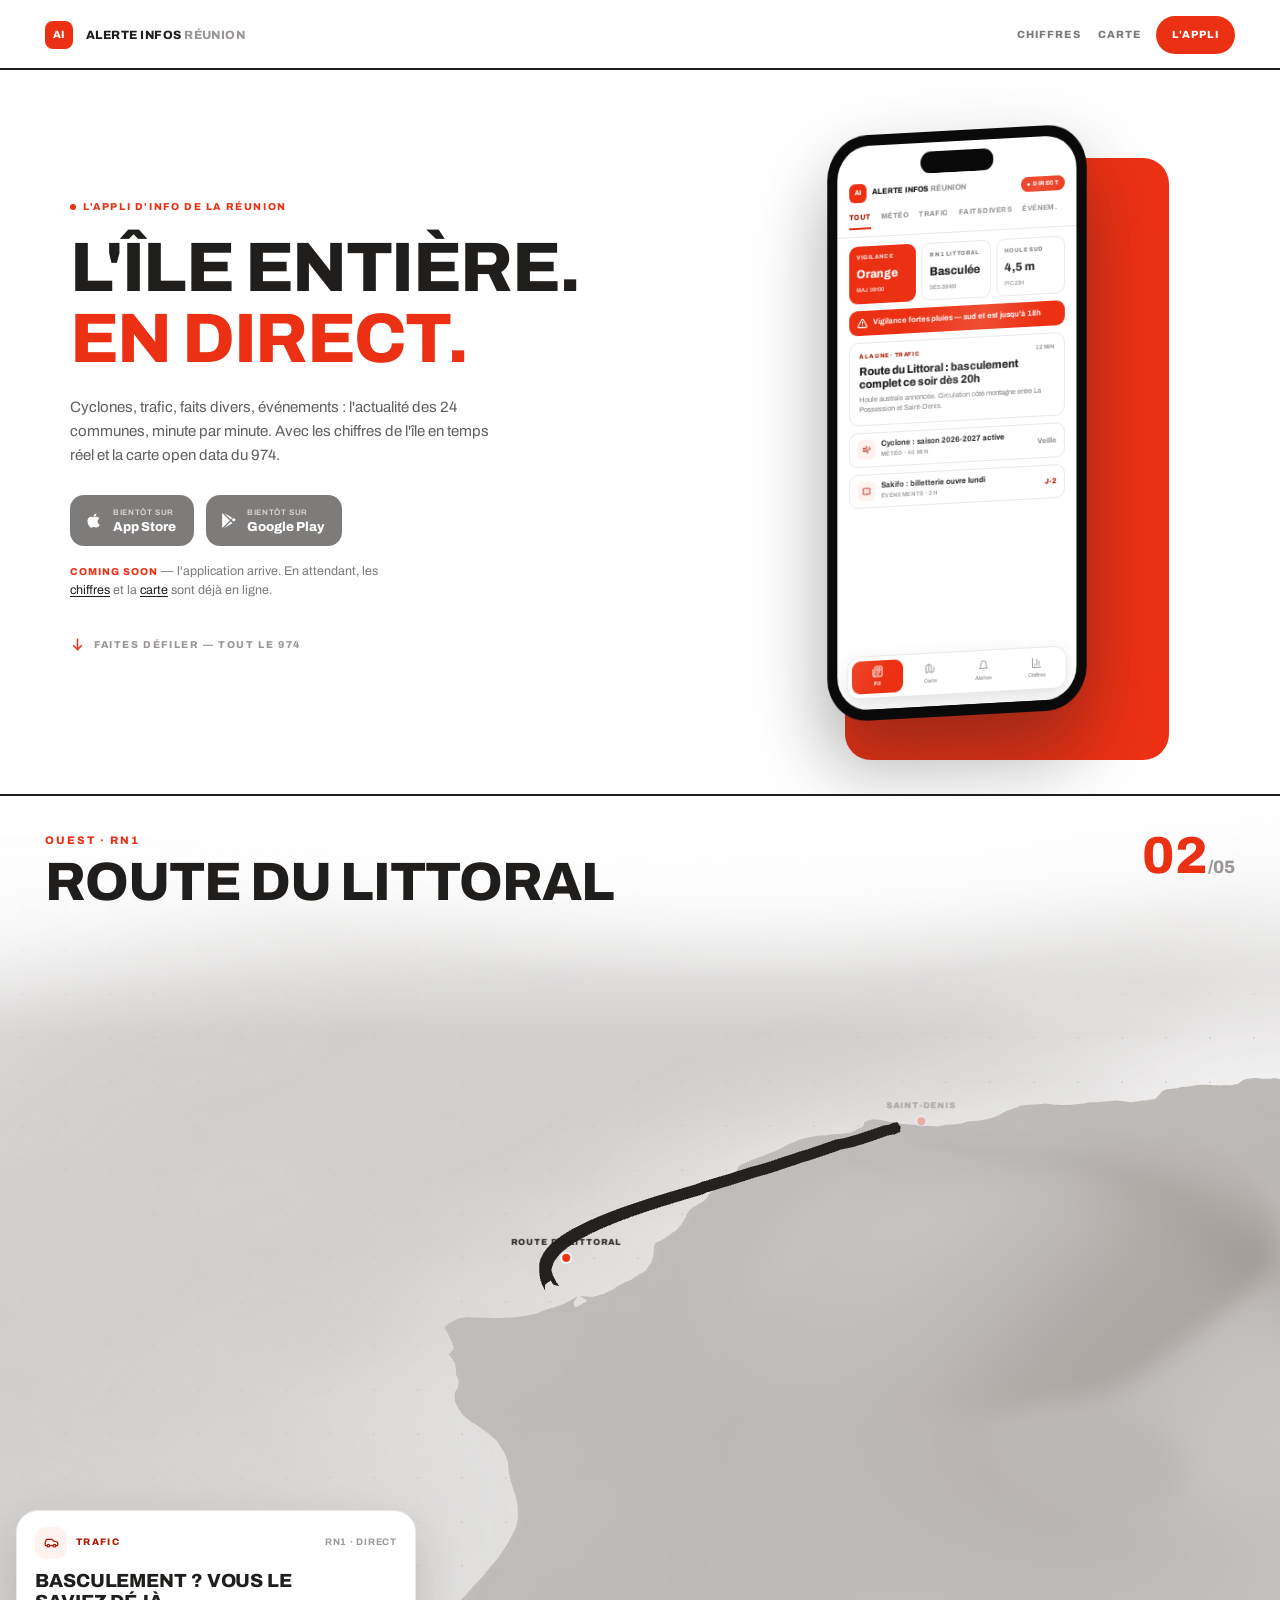
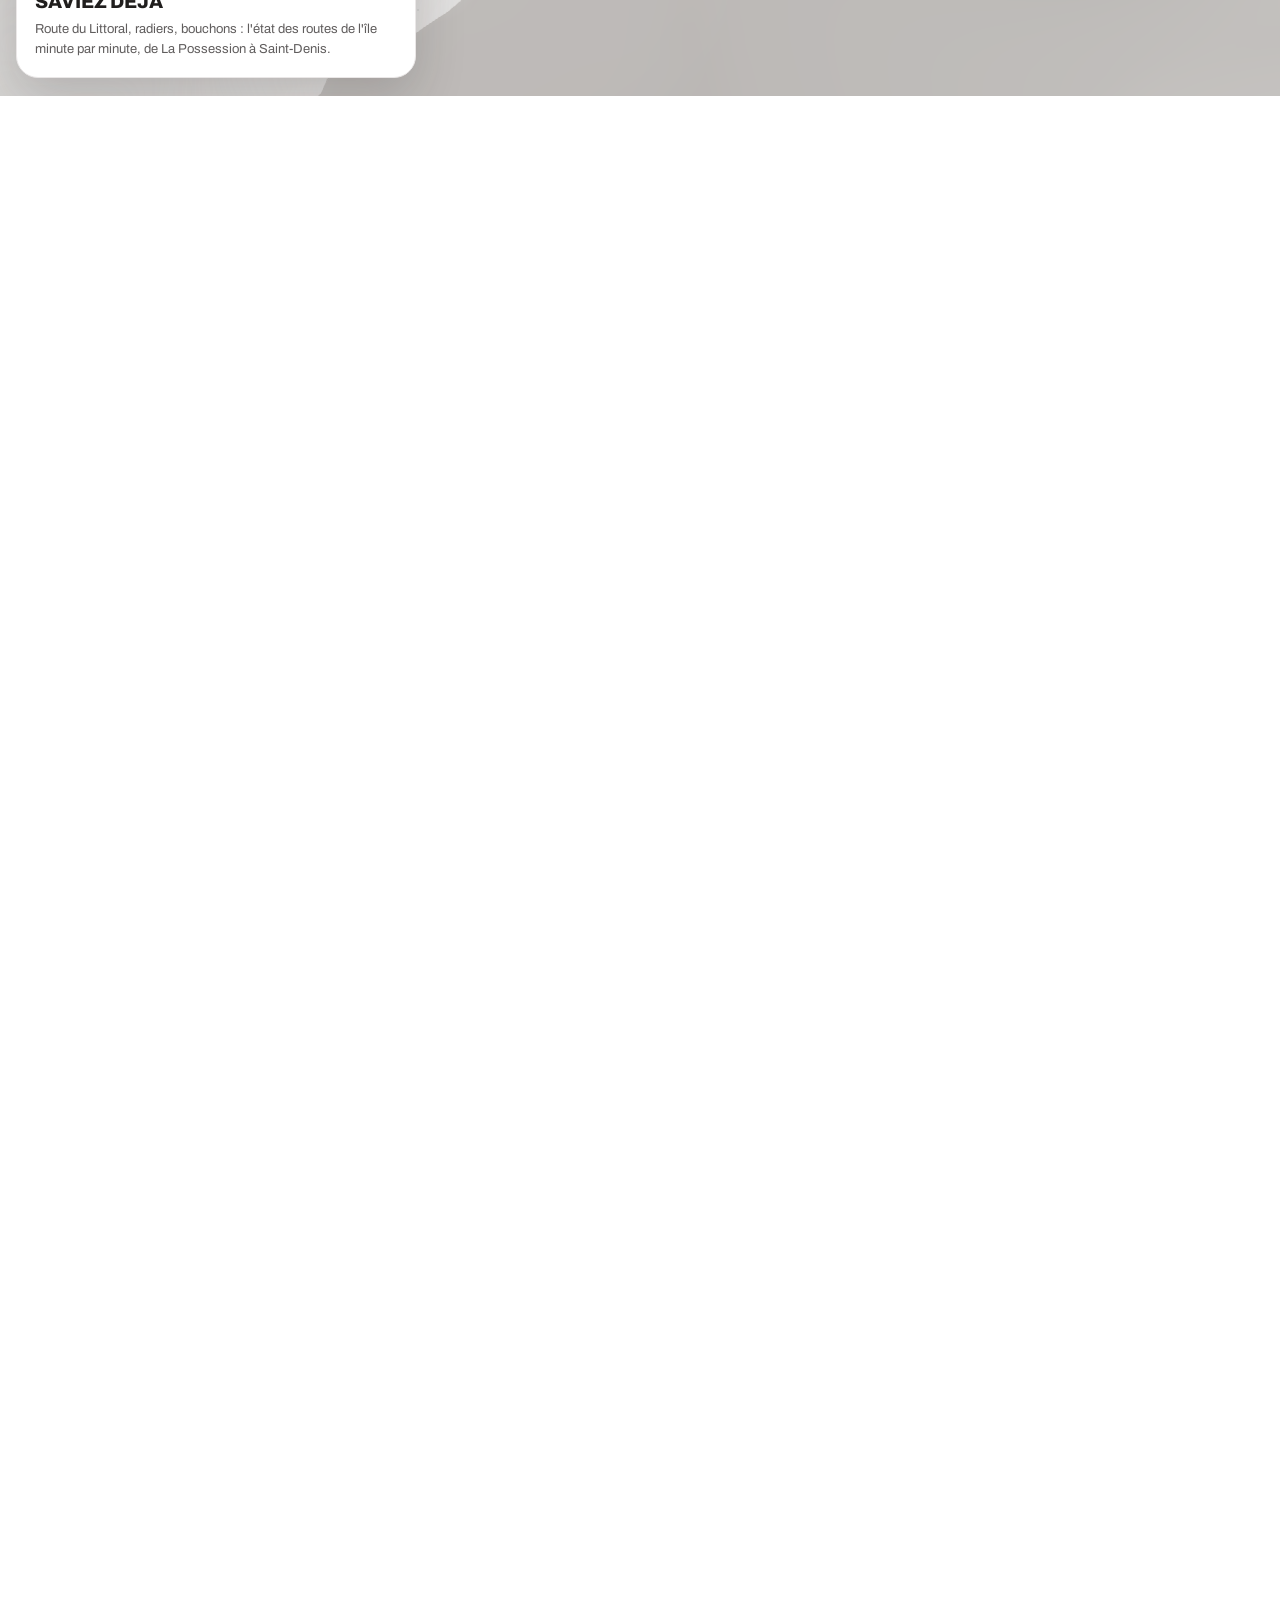
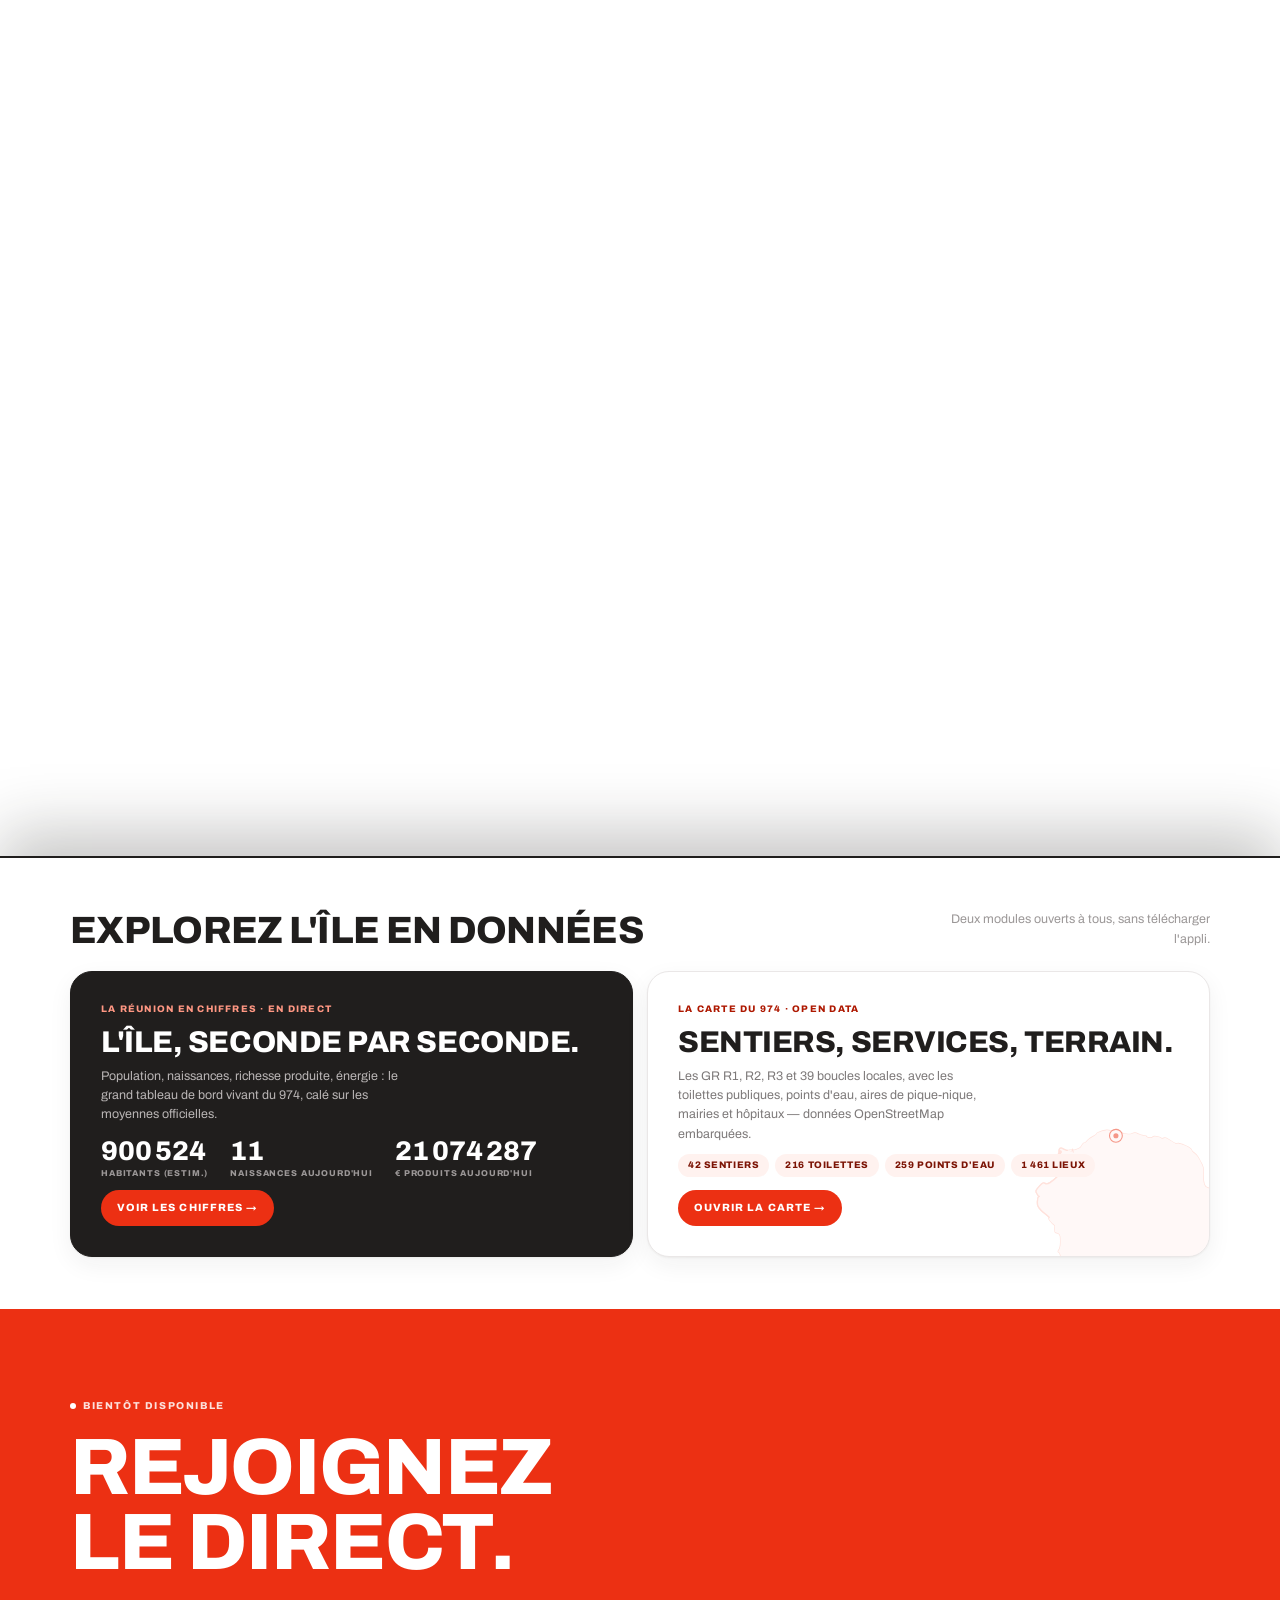
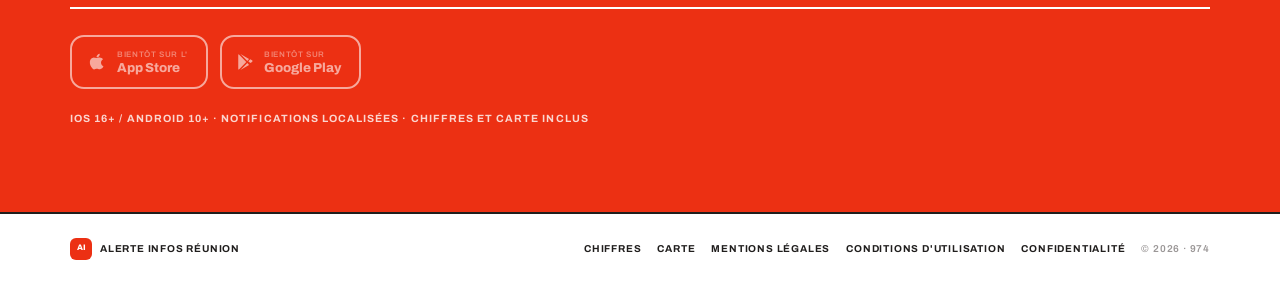
<file: index.html>
<!doctype html>
<html lang="fr">
  <head>
    <meta charset="utf-8">
    <meta name="viewport" content="width=device-width, initial-scale=1">
    <title>Alerte Infos Réunion — L'île entière. En direct.</title>
    <meta name="description" content="L'appli d'info de La Réunion : cyclones, trafic, volcan, faits divers et événements des 24 communes, minute par minute. Avec les chiffres de l'île en direct et la carte open data du 974.">
    <meta name="theme-color" content="#ec3013">
    <link rel="icon" href="data:image/svg+xml,%3Csvg xmlns='http://www.w3.org/2000/svg' viewBox='0 0 64 64'%3E%3Crect width='64' height='64' fill='%23ec3013'/%3E%3Ctext x='32' y='43' text-anchor='middle' font-family='Arial, sans-serif' font-weight='800' font-size='26' fill='white'%3EAI%3C/text%3E%3C/svg%3E">
    <meta property="og:type" content="website">
    <meta property="og:site_name" content="Alerte Infos Réunion">
    <meta property="og:title" content="Alerte Infos Réunion — L'île entière. En direct.">
    <meta property="og:description" content="Cyclones, trafic, volcan, événements : l'actualité des 24 communes de La Réunion, minute par minute. Chiffres en direct et carte open data inclus.">
    <meta property="og:locale" content="fr_FR">
    <meta name="twitter:card" content="summary">
    <meta name="twitter:title" content="Alerte Infos Réunion — L'île entière. En direct.">
    <meta name="twitter:description" content="L'actualité de La Réunion minute par minute : alertes, trafic, cyclones, volcan, événements.">
    <link rel="preconnect" href="https://fonts.googleapis.com">
    <link rel="preconnect" href="https://fonts.gstatic.com" crossorigin>
    <link rel="stylesheet" href="https://fonts.googleapis.com/css2?family=Archivo:wght@400;600;800&display=swap">
    <link rel="stylesheet" href="commun.css">
    <link rel="stylesheet" href="accueil.css">
    <script type="module" src="reunion-3d.js"></script>
    <script type="application/ld+json">
    {
      "@context": "https://schema.org",
      "@graph": [
        {
          "@type": "Organization",
          "name": "Alerte Infos Réunion",
          "description": "Le service d'information locale de La Réunion.",
          "areaServed": { "@type": "AdministrativeArea", "name": "La Réunion" }
        },
        {
          "@type": "SoftwareApplication",
          "name": "Alerte Infos Réunion",
          "applicationCategory": "NewsApplication",
          "operatingSystem": "iOS 16+, Android 10+",
          "offers": { "@type": "Offer", "price": "0", "priceCurrency": "EUR" },
          "description": "Alertes locales, trafic, cyclones, volcan et événements des 24 communes de La Réunion, minute par minute."
        }
      ]
    }
    </script>
  </head>
  <body>

    <nav class="topbar">
      <span class="brand-mark">AI</span>
      <span class="brand-name">Alerte Infos <em>Réunion</em></span>
      <a class="topbar-link" href="chiffres.html">Chiffres</a>
      <a class="topbar-link" href="carte.html">Carte</a>
      <a href="#dl" class="topbar-cta">L'appli</a>
    </nav>
    <div class="rule"></div>

    <header class="hero">
      <div>
        <span class="kicker"><i></i>L'appli d'info de La Réunion</span>
        <h1>
          <span class="mask"><i class="maskup">L'île entière.</i></span>
          <span class="mask mask-2"><i class="maskup">En direct.</i></span>
        </h1>
        <p class="hero-lede">
          Cyclones, trafic, faits divers, événements : l'actualité des
          24 communes, minute par minute. Avec les chiffres de l'île en
          temps réel et la carte open data du 974.
        </p>
        <div class="store-row">
          <span class="store-btn is-soon">
            <svg width="19" height="19" viewBox="0 0 24 24" fill="currentColor" aria-hidden="true"><path d="M17.05 20.28c-.98.95-2.05.8-3.08.35-1.09-.46-2.09-.48-3.24 0-1.44.62-2.2.44-3.06-.35C2.79 15.25 3.51 7.59 9.05 7.31c1.35.07 2.29.74 3.08.8.79-.16 2.09-.86 3.51-.73 1.7.14 2.98.81 3.82 2.02-3.51 2.11-2.68 6.74.53 8.03-.64 1.36-1.47 2.71-2.94 2.85zM12.03 7.25c-.15-2.23 1.66-4.07 3.74-4.25.29 2.58-2.34 4.5-3.74 4.25z"></path></svg>
            <span><em>Bientôt sur</em><strong>App Store</strong></span>
          </span>
          <span class="store-btn is-soon">
            <svg width="17" height="17" viewBox="0 0 24 24" fill="currentColor" aria-hidden="true"><path d="M3.6 1.8c-.4.2-.6.6-.6 1.1v18.2c0 .5.2.9.6 1.1l10.1-10.2L3.6 1.8zm11.5 8.8L5.9 1.4l11.5 6.6-2.3 2.6zm3.9-2.2 2.4 1.4c.8.5.8 1.6 0 2.1l-2.4 1.4-2.6-2.4 2.6-2.5zM5.9 22.6l9.2-9.2 2.3 2.6-11.5 6.6z"></path></svg>
            <span><em>Bientôt sur</em><strong>Google Play</strong></span>
          </span>
        </div>
        <p class="soon-line">
          <b>Coming soon</b> — l'application arrive. En attendant, les
          <a href="chiffres.html">chiffres</a> et la <a href="carte.html">carte</a>
          sont déjà en ligne.
        </p>
        <a href="#app" class="scroll-hint">
          <svg width="15" height="15" viewBox="0 0 24 24" fill="none" stroke="#ec3013" stroke-width="2.4" stroke-linecap="square" aria-hidden="true"><path d="M12 4v16"></path><path d="m6 14 6 6 6-6"></path></svg>
          <span>Faites défiler — tout le 974</span>
        </a>
      </div>

      <div class="hero-phone" aria-hidden="true">
        <div class="hero-phone-panel"></div>
        <div class="hero-phone-float">
          <div id="phone" style="width:284px;background:#0b0a0a;border-radius:44px;padding:11px;box-shadow:0 40px 80px rgba(32,30,29,.4);position:relative;transform:rotateX(7deg) rotateY(-24deg);transition:transform .2s ease-out;will-change:transform;transform-style:preserve-3d;margin:0 auto">
            <div style="position:absolute;left:50%;top:20px;transform:translateX(-50%);width:80px;height:22px;background:#0b0a0a;border-radius:99px;z-index:5"></div>
            <div style="background:#fff;border-radius:34px;overflow:hidden;height:568px;display:flex;flex-direction:column;position:relative;z-index:2">
              <div style="position:absolute;inset:0;z-index:9;pointer-events:none;background:linear-gradient(115deg,rgba(255,255,255,0) 30%,rgba(255,255,255,.14) 46%,rgba(255,255,255,0) 58%);border-radius:34px"></div>
              <div style="padding:38px 13px 0;display:flex;align-items:center;gap:6px">
                <span style="width:19px;height:19px;border-radius:6px;background:#ec3013;color:#fff;display:flex;align-items:center;justify-content:center;font-weight:800;font-size:7px;font-family:Archivo,sans-serif">AI</span>
                <span style="flex:1;font-size:8px;font-weight:800;text-transform:uppercase">Alerte Infos <span style="color:#9b9797">Réunion</span></span>
                <span style="display:flex;align-items:center;gap:3px;font-size:6px;font-weight:800;letter-spacing:.08em;text-transform:uppercase;color:#fff;background:#ec3013;border-radius:99px;padding:3px 7px"><i class="blink" style="width:3.5px;height:3.5px;border-radius:50%;background:#fff"></i>Direct</span>
              </div>
              <div style="display:flex;gap:11px;padding:9px 13px 7px;border-bottom:1px solid #eae7e7">
                <span style="font-size:7.5px;font-weight:800;letter-spacing:.06em;text-transform:uppercase;color:#ae1800;border-bottom:2px solid #ec3013;padding-bottom:4px">Tout</span>
                <span style="font-size:7.5px;font-weight:800;letter-spacing:.06em;text-transform:uppercase;color:#9b9797">Météo</span>
                <span style="font-size:7.5px;font-weight:800;letter-spacing:.06em;text-transform:uppercase;color:#9b9797">Trafic</span>
                <span style="font-size:7.5px;font-weight:800;letter-spacing:.06em;text-transform:uppercase;color:#9b9797">Faits divers</span>
                <span style="font-size:7.5px;font-weight:800;letter-spacing:.06em;text-transform:uppercase;color:#9b9797">Événem.</span>
              </div>
              <div style="padding:9px 13px;display:flex;flex-direction:column;gap:7px;flex:1;min-height:0;overflow:hidden">
                <div style="display:flex;gap:6px">
                  <div style="flex:1;min-width:0;background:#ec3013;color:#fff;border-radius:9px;padding:7px 8px">
                    <div style="font-size:6px;font-weight:800;letter-spacing:.1em;text-transform:uppercase;opacity:.85">Vigilance</div>
                    <div style="font-family:Archivo,sans-serif;font-size:12px;font-weight:800;margin-top:3px">Orange</div>
                    <div style="font-size:6px;font-weight:600;text-transform:uppercase;opacity:.8;margin-top:2px">MAJ 16h30</div>
                  </div>
                  <div style="flex:1;min-width:0;background:#fff;border:1px solid #eae7e7;border-radius:9px;padding:7px 8px">
                    <div style="font-size:6px;font-weight:800;letter-spacing:.1em;text-transform:uppercase;color:#7d7979">RN1 Littoral</div>
                    <div style="font-family:Archivo,sans-serif;font-size:12px;font-weight:800;margin-top:3px">Basculée</div>
                    <div style="font-size:6px;font-weight:600;text-transform:uppercase;color:#9b9797;margin-top:2px">Dès 20h00</div>
                  </div>
                  <div style="flex:1;min-width:0;background:#fff;border:1px solid #eae7e7;border-radius:9px;padding:7px 8px">
                    <div style="font-size:6px;font-weight:800;letter-spacing:.1em;text-transform:uppercase;color:#7d7979">Houle sud</div>
                    <div style="font-family:Archivo,sans-serif;font-size:12px;font-weight:800;margin-top:3px">4,5 m</div>
                    <div style="font-size:6px;font-weight:600;text-transform:uppercase;color:#9b9797;margin-top:2px">Pic 23h</div>
                  </div>
                </div>
                <div style="background:#ec3013;color:#fff;border-radius:9px;padding:7px 9px;display:flex;gap:6px;align-items:center">
                  <svg width="11" height="11" viewBox="0 0 24 24" fill="none" stroke="currentColor" stroke-width="2.4" stroke-linecap="round" style="flex:none"><path d="M12 9v4"></path><path d="M10.3 3.8 1.8 18a2 2 0 0 0 1.7 3h17a2 2 0 0 0 1.7-3L13.7 3.8a2 2 0 0 0-3.4 0z"></path><path d="M12 17h.01"></path></svg>
                  <span style="font-size:8px;font-weight:700;line-height:1.3">Vigilance fortes pluies — sud et est jusqu'à 18h</span>
                </div>
                <div style="background:#fff;border:1px solid #eae7e7;border-radius:10px;padding:9px 10px">
                  <div style="display:flex;justify-content:space-between;align-items:center">
                    <span style="font-size:6px;font-weight:800;letter-spacing:.1em;text-transform:uppercase;color:#ae1800">À la une · Trafic</span>
                    <span style="font-size:6px;font-weight:700;text-transform:uppercase;color:#9b9797">12 min</span>
                  </div>
                  <div style="font-family:Archivo,sans-serif;font-weight:800;font-size:11.5px;line-height:1.15;margin-top:4px">Route du Littoral : basculement complet ce soir dès 20h</div>
                  <div style="font-size:7.5px;line-height:1.45;color:#7d7979;margin-top:3px">Houle australe annoncée. Circulation côté montagne entre La Possession et Saint-Denis.</div>
                </div>
                <div style="background:#fff;border:1px solid #eae7e7;border-radius:9px;padding:6px 8px;display:flex;gap:6px;align-items:center">
                  <span style="width:20px;height:20px;flex:none;border-radius:6px;background:#fff2ef;display:flex;align-items:center;justify-content:center;color:#ae1800"><svg width="10" height="10" viewBox="0 0 24 24" fill="none" stroke="currentColor" stroke-width="2"><path d="M12.8 19.6A2 2 0 1 0 14 16H2"></path><path d="M17.5 8a2.5 2.5 0 1 1 2 4H2"></path><path d="M9.8 4.4A2 2 0 1 1 11 8H2"></path></svg></span>
                  <span style="flex:1;min-width:0"><span style="display:block;font-size:8px;font-weight:700;line-height:1.25">Cyclone : saison 2026-2027 active</span><span style="display:block;font-size:6px;font-weight:700;letter-spacing:.06em;text-transform:uppercase;color:#9b9797;margin-top:1px">Météo · 40 min</span></span>
                  <span style="flex:none;font-size:7.5px;font-weight:800;color:#9b9797;font-family:Archivo,sans-serif">Veille</span>
                </div>
                <div style="background:#fff;border:1px solid #eae7e7;border-radius:9px;padding:6px 8px;display:flex;gap:6px;align-items:center">
                  <span style="width:20px;height:20px;flex:none;border-radius:6px;background:#fff2ef;display:flex;align-items:center;justify-content:center;color:#ae1800"><svg width="10" height="10" viewBox="0 0 24 24" fill="none" stroke="currentColor" stroke-width="2"><path d="M2 9a3 3 0 0 1 0 6v2a2 2 0 0 0 2 2h16a2 2 0 0 0 2-2v-2a3 3 0 0 1 0-6V7a2 2 0 0 0-2-2H4a2 2 0 0 0-2 2Z"></path><path d="M13 5v2"></path><path d="M13 17v2"></path><path d="M13 11v2"></path></svg></span>
                  <span style="flex:1;min-width:0"><span style="display:block;font-size:8px;font-weight:700;line-height:1.25">Sakifo : billetterie ouvre lundi</span><span style="display:block;font-size:6px;font-weight:700;letter-spacing:.06em;text-transform:uppercase;color:#9b9797;margin-top:1px">Événements · 2 h</span></span>
                  <span style="flex:none;font-size:7.5px;font-weight:800;color:#ae1800;font-family:Archivo,sans-serif">J-2</span>
                </div>
              </div>
              <div style="margin:0 11px 11px;background:#fff;border:1px solid #eae7e7;border-radius:13px;box-shadow:0 8px 20px rgba(32,30,29,.12);padding:4px;display:grid;grid-template-columns:repeat(4,1fr);gap:2px">
                <span style="background:#ec3013;color:#fff;border-radius:9px;display:flex;flex-direction:column;align-items:center;padding:5px 0;gap:2px"><svg width="12" height="12" viewBox="0 0 24 24" fill="none" stroke="currentColor" stroke-width="2"><path d="M4 22h16a2 2 0 0 0 2-2V4a2 2 0 0 0-2-2H8a2 2 0 0 0-2 2v16a2 2 0 0 1-4 0V7"></path><path d="M18 14h-8"></path><path d="M15 18h-5"></path><path d="M10 6h8v4h-8V6Z"></path></svg><i style="font-style:normal;font-size:5.5px;font-weight:800">Fil</i></span>
                <span style="color:#9b9797;display:flex;flex-direction:column;align-items:center;padding:5px 0;gap:2px"><svg width="12" height="12" viewBox="0 0 24 24" fill="none" stroke="currentColor" stroke-width="2"><path d="M14.1 6 8 3 2.3 5.9a.5.5 0 0 0-.3.4v14l6-3 6 3 5.7-2.9a.5.5 0 0 0 .3-.4V9"></path><path d="M8 3v13"></path><path d="M14 6v13"></path></svg><i style="font-style:normal;font-size:5.5px;font-weight:600">Carte</i></span>
                <span style="color:#9b9797;display:flex;flex-direction:column;align-items:center;padding:5px 0;gap:2px"><svg width="12" height="12" viewBox="0 0 24 24" fill="none" stroke="currentColor" stroke-width="2"><path d="M6 8a6 6 0 0 1 12 0c0 7 3 9 3 9H3s3-2 3-9"></path><path d="M10.3 21a1.94 1.94 0 0 0 3.4 0"></path></svg><i style="font-style:normal;font-size:5.5px;font-weight:600">Alertes</i></span>
                <span style="color:#9b9797;display:flex;flex-direction:column;align-items:center;padding:5px 0;gap:2px"><svg width="12" height="12" viewBox="0 0 24 24" fill="none" stroke="currentColor" stroke-width="2" stroke-linecap="round"><path d="M3 3v18h18"></path><path d="M18 17V9"></path><path d="M13 17V5"></path><path d="M8 17v-3"></path></svg><i style="font-style:normal;font-size:5.5px;font-weight:600">Chiffres</i></span>
              </div>
            </div>
          </div>
        </div>
      </div>
    </header>

    <div class="rule"></div>

    <div id="tour" class="tour-track" hidden>
      <div class="tour-stage">
        <reunion-3d id="stage3d"></reunion-3d>
        <div class="tour-veil" id="tour-veil" aria-hidden="true"></div>
        <div class="tour-hud" aria-hidden="true">
          <div class="tour-hud-left">
            <div class="tour-region" id="hud-region">Nord</div>
            <div class="tour-name" id="hud-name">Saint-Denis</div>
          </div>
          <div class="tour-hud-num"><span id="hud-num">01</span><em>/05</em></div>
        </div>

        <article class="tour-card">
          <span class="tour-card-head"><i class="feature-ico"><svg width="15" height="15" viewBox="0 0 24 24" fill="none" stroke="currentColor" stroke-width="2" stroke-linecap="round" stroke-linejoin="round"><path d="M6 8a6 6 0 0 1 12 0c0 7 3 9 3 9H3s3-2 3-9"/><path d="M10.3 21a1.94 1.94 0 0 0 3.4 0"/></svg></i><b>Alertes locales</b><em>Push · 17:42</em></span>
          <h3>Notifié avant tout le monde</h3>
          <p>Vigilances, routes coupées, coupures d'eau : l'alerte part dès que la rédaction publie, uniquement pour vos communes.</p>
        </article>
        <article class="tour-card">
          <span class="tour-card-head"><i class="feature-ico"><svg width="15" height="15" viewBox="0 0 24 24" fill="none" stroke="currentColor" stroke-width="2" stroke-linecap="round" stroke-linejoin="round"><path d="M19 17h2c.6 0 1-.4 1-1v-3c0-.9-.7-1.7-1.5-1.9C18.7 10.6 16 10 16 10s-1.3-1.4-2.2-2.3c-.5-.4-1.1-.7-1.8-.7H5c-.6 0-1.1.4-1.4.9l-1.4 2.9A3.7 3.7 0 0 0 2 12v4c0 .6.4 1 1 1h2"/><circle cx="7" cy="17" r="2"/><path d="M9 17h6"/><circle cx="17" cy="17" r="2"/></svg></i><b>Trafic</b><em>RN1 · Direct</em></span>
          <h3>Basculement ? Vous le saviez déjà</h3>
          <p>Route du Littoral, radiers, bouchons : l'état des routes de l'île minute par minute, de La Possession à Saint-Denis.</p>
        </article>
        <article class="tour-card">
          <span class="tour-card-head"><i class="feature-ico"><svg width="15" height="15" viewBox="0 0 24 24" fill="none" stroke="currentColor" stroke-width="2" stroke-linecap="round" stroke-linejoin="round"><path d="M12.8 19.6A2 2 0 1 0 14 16H2"/><path d="M17.5 8a2.5 2.5 0 1 1 2 4H2"/><path d="M9.8 4.4A2 2 0 1 1 11 8H2"/></svg></i><b>Météo & cyclones</b><em>Vigilance orange</em></span>
          <h3>La saison cyclonique sous contrôle</h3>
          <p>Trajectoires, niveaux d'alerte et consignes officielles — suivies en continu, des cirques au littoral.</p>
        </article>
        <article class="tour-card">
          <span class="tour-card-head"><i class="feature-ico"><svg width="15" height="15" viewBox="0 0 24 24" fill="none" stroke="currentColor" stroke-width="2" stroke-linecap="round" stroke-linejoin="round"><path d="M8.5 14.5A2.5 2.5 0 0 0 11 12c0-1.38-.5-2-1-3-1.072-2.143-.224-4.054 2-6 .5 2.5 2 4.9 4 6.5 2 1.6 3 3.5 3 5.5a7 7 0 1 1-14 0c0-1.153.433-2.294 1-3a2.5 2.5 0 0 0 2.5 2.5z"/></svg></i><b>Volcan</b><em>Alerte 1 · OVPF</em></span>
          <h3>Éruption : suivez le direct</h3>
          <p>Sismicité, accès à l'enclos, points presse : le Piton de la Fournaise sous surveillance, en temps réel.</p>
        </article>
        <article class="tour-card">
          <span class="tour-card-head"><i class="feature-ico"><svg width="15" height="15" viewBox="0 0 24 24" fill="none" stroke="currentColor" stroke-width="2" stroke-linecap="round" stroke-linejoin="round"><path d="M2 9a3 3 0 0 1 0 6v2a2 2 0 0 0 2 2h16a2 2 0 0 0 2-2v-2a3 3 0 0 1 0-6V7a2 2 0 0 0-2-2H4a2 2 0 0 0-2 2Z"/><path d="M13 5v2"/><path d="M13 17v2"/><path d="M13 11v2"/></svg></i><b>Événements</b><em>Agenda péi</em></span>
          <h3>L'agenda péi dans la poche</h3>
          <p>Sakifo, fêtes de quartier, sport : ce qui se passe près de chez vous, trié par commune.</p>
        </article>
        <article class="tour-card tour-card-dl">
          <span class="tour-card-label">Bientôt · iOS & Android</span>
          <h3>L'île dans<br>votre poche.</h3>
          <span class="module-cta">Bientôt disponible</span>
        </article>
      </div>
    </div>

    <main>
      <section class="sec ground" id="app">
        <div class="sec-head">
          <h2>Tout le 974, minute par minute</h2>
          <p>Cinq flux suivis en continu par la rédaction, notifiés uniquement pour vos communes.</p>
        </div>
        <div class="features">
          <article class="feature">
            <span class="feature-ico"><svg width="16" height="16" viewBox="0 0 24 24" fill="none" stroke="currentColor" stroke-width="2" stroke-linecap="round" stroke-linejoin="round" aria-hidden="true"><path d="M6 8a6 6 0 0 1 12 0c0 7 3 9 3 9H3s3-2 3-9"/><path d="M10.3 21a1.94 1.94 0 0 0 3.4 0"/></svg></span>
            <h3>Alertes locales</h3>
            <p>Vigilances, routes coupées, coupures d'eau : l'alerte part dès que la rédaction publie, uniquement pour vos communes.</p>
            <span class="feature-meta">Push · localisé</span>
          </article>
          <article class="feature">
            <span class="feature-ico"><svg width="16" height="16" viewBox="0 0 24 24" fill="none" stroke="currentColor" stroke-width="2" stroke-linecap="round" stroke-linejoin="round" aria-hidden="true"><path d="M19 17h2c.6 0 1-.4 1-1v-3c0-.9-.7-1.7-1.5-1.9C18.7 10.6 16 10 16 10s-1.3-1.4-2.2-2.3c-.5-.4-1.1-.7-1.8-.7H5c-.6 0-1.1.4-1.4.9l-1.4 2.9A3.7 3.7 0 0 0 2 12v4c0 .6.4 1 1 1h2"/><circle cx="7" cy="17" r="2"/><path d="M9 17h6"/><circle cx="17" cy="17" r="2"/></svg></span>
            <h3>Trafic</h3>
            <p>Route du Littoral, radiers, bouchons : l'état des routes minute par minute, de La Possession à Saint-Denis.</p>
            <span class="feature-meta">RN1 · direct</span>
          </article>
          <article class="feature">
            <span class="feature-ico"><svg width="16" height="16" viewBox="0 0 24 24" fill="none" stroke="currentColor" stroke-width="2" stroke-linecap="round" stroke-linejoin="round" aria-hidden="true"><path d="M12.8 19.6A2 2 0 1 0 14 16H2"/><path d="M17.5 8a2.5 2.5 0 1 1 2 4H2"/><path d="M9.8 4.4A2 2 0 1 1 11 8H2"/></svg></span>
            <h3>Météo & cyclones</h3>
            <p>Trajectoires, niveaux d'alerte et consignes officielles — suivis en continu, des cirques au littoral.</p>
            <span class="feature-meta">Saison cyclonique</span>
          </article>
          <article class="feature">
            <span class="feature-ico"><svg width="16" height="16" viewBox="0 0 24 24" fill="none" stroke="currentColor" stroke-width="2" stroke-linecap="round" stroke-linejoin="round" aria-hidden="true"><path d="M8.5 14.5A2.5 2.5 0 0 0 11 12c0-1.38-.5-2-1-3-1.072-2.143-.224-4.054 2-6 .5 2.5 2 4.9 4 6.5 2 1.6 3 3.5 3 5.5a7 7 0 1 1-14 0c0-1.153.433-2.294 1-3a2.5 2.5 0 0 0 2.5 2.5z"/></svg></span>
            <h3>Volcan</h3>
            <p>Sismicité, accès à l'enclos, points presse : le Piton de la Fournaise sous surveillance, en temps réel.</p>
            <span class="feature-meta">OVPF · alerte 1</span>
          </article>
          <article class="feature">
            <span class="feature-ico"><svg width="16" height="16" viewBox="0 0 24 24" fill="none" stroke="currentColor" stroke-width="2" stroke-linecap="round" stroke-linejoin="round" aria-hidden="true"><path d="M2 9a3 3 0 0 1 0 6v2a2 2 0 0 0 2 2h16a2 2 0 0 0 2-2v-2a3 3 0 0 1 0-6V7a2 2 0 0 0-2-2H4a2 2 0 0 0-2 2Z"/><path d="M13 5v2"/><path d="M13 17v2"/><path d="M13 11v2"/></svg></span>
            <h3>Événements</h3>
            <p>Sakifo, fêtes de quartier, sport : ce qui se passe près de chez vous, trié par commune.</p>
            <span class="feature-meta">Agenda péi</span>
          </article>
        </div>
      </section>

      <div class="rule"></div>

      <section class="sec">
        <div class="sec-head">
          <h2>Explorez l'île en données</h2>
          <p>Deux modules ouverts à tous, sans télécharger l'appli.</p>
        </div>
        <div class="modules">
          <a class="module module-dark" href="chiffres.html">
            <span class="module-label">La Réunion en chiffres · En direct</span>
            <h3>L'île, seconde par seconde.</h3>
            <p>Population, naissances, richesse produite, énergie : le grand
            tableau de bord vivant du 974, calé sur les moyennes officielles.</p>
            <div class="module-live">
              <span><b id="home-pop">—</b><i>habitants (estim.)</i></span>
              <span><b id="home-naiss">—</b><i>naissances aujourd'hui</i></span>
              <span><b id="home-pib">—</b><i>€ produits aujourd'hui</i></span>
            </div>
            <span class="module-cta">Voir les chiffres →</span>
          </a>
          <a class="module module-light" href="carte.html">
            <svg class="module-map-bg" viewBox="-24 -24 1049 944" aria-hidden="true">
              <path id="isle-home" pathLength="100" fill="#fff2ef" stroke="#ffc4b8" stroke-width="6" d="M61 412C55.0 405.3 32.0 388.3 23 379C14.0 369.7 9.5 365.3 7 356C4.5 346.7 6.7 330.0 8 323C9.3 316.0 14.3 315.2 15 314C15.7 312.8 13.2 317.0 12 316C10.8 315.0 10.0 312.8 8 308C6.0 303.2 -3.7 296.2 0 287C3.7 277.8 22.0 258.2 30 253C38.0 247.8 42.2 256.5 48 256C53.8 255.5 56.8 255.3 65 250C73.2 244.7 90.8 230.5 97 224C103.2 217.5 100.3 217.7 102 211C103.7 204.3 107.7 195.2 107 184C106.3 172.8 98.7 152.5 98 144C97.3 135.5 101.8 138.2 103 133C104.2 127.8 104.0 116.2 105 113C106.0 109.8 108.8 111.7 109 114C109.2 116.3 106.0 126.8 106 127C106.0 127.2 107.8 116.3 109 115C110.2 113.7 112.2 120.0 113 119C113.8 118.0 113.3 110.5 114 109C114.7 107.5 116.8 110.2 117 110C117.2 109.8 114.8 108.7 115 108C115.2 107.3 118.3 106.5 118 106C117.7 105.5 113.3 105.7 113 105C112.7 104.3 116.2 102.5 116 102C115.8 101.5 112.5 100.5 112 102C111.5 103.5 113.7 109.7 113 111C112.3 112.3 108.7 113.0 108 110C107.3 107.0 107.3 96.5 109 93C110.7 89.5 112.5 88.0 118 89C123.5 90.0 134.3 97.5 142 99C149.7 100.5 160.0 97.3 164 98C168.0 98.7 167.0 102.0 166 103C165.0 104.0 159.3 103.5 158 104C156.7 104.5 156.7 105.8 158 106C159.3 106.2 163.2 104.3 166 105C168.8 105.7 173.5 110.8 175 110C176.5 109.2 175.5 101.8 175 100C174.5 98.2 172.8 100.0 172 99C171.2 98.0 169.8 94.2 170 94C170.2 93.8 170.7 97.5 173 98C175.3 98.5 178.5 98.8 184 97C189.5 95.2 200.2 91.7 206 87C211.8 82.3 214.8 73.0 219 69C223.2 65.0 226.3 66.7 231 63C235.7 59.3 238.8 53.2 247 47C255.2 40.8 273.2 31.0 280 26C286.8 21.0 279.7 20.5 288 17C296.3 13.5 318.2 6.3 330 5C341.8 3.7 351.0 9.8 359 9C367.0 8.2 372.2 -0.8 378 0C383.8 0.8 388.5 10.3 394 14C399.5 17.7 403.3 20.3 411 22C418.7 23.7 431.5 24.7 440 24C448.5 23.3 453.8 17.3 462 18C470.2 18.7 480.0 25.3 489 28C498.0 30.7 511.8 32.7 516 34C520.2 35.3 512.7 35.0 514 36C515.3 37.0 519.8 39.2 524 40C528.2 40.8 534.3 42.0 539 41C543.7 40.0 545.8 34.5 552 34C558.2 33.5 569.8 36.2 576 38C582.2 39.8 584.0 44.3 589 45C594.0 45.7 595.5 38.2 606 42C616.5 45.8 642.2 63.8 652 68C661.8 72.2 656.8 65.2 665 67C673.2 68.8 691.3 74.7 701 79C710.7 83.3 718.2 88.8 723 93C727.8 97.2 725.0 98.5 730 104C735.0 109.5 745.7 116.2 753 126C760.3 135.8 769.8 155.2 774 163C778.2 170.8 776.8 169.3 778 173C779.2 176.7 780.3 173.7 781 185C781.7 196.3 780.3 227.2 782 241C783.7 254.8 786.5 261.8 791 268C795.5 274.2 803.8 272.7 809 278C814.2 283.3 818.5 295.5 822 300C825.5 304.5 828.7 300.7 830 305C831.3 309.3 828.5 320.0 830 326C831.5 332.0 832.3 332.7 839 341C845.7 349.3 863.0 366.8 870 376C877.0 385.2 876.8 390.8 881 396C885.2 401.2 890.3 400.8 895 407C899.7 413.2 905.2 427.7 909 433C912.8 438.3 915.0 438.3 918 439C921.0 439.7 923.2 436.5 927 437C930.8 437.5 936.0 438.3 941 442C946.0 445.7 953.2 455.5 957 459C960.8 462.5 962.0 462.5 964 463C966.0 463.5 965.8 460.8 969 462C972.2 463.2 980.2 466.0 983 470C985.8 474.0 983.7 481.2 986 486C988.3 490.8 995.2 495.7 997 499C998.8 502.3 997.5 504.5 997 506C996.5 507.5 994.5 506.0 994 508C993.5 510.0 993.0 512.8 994 518C995.0 523.2 1000.3 534.7 1000 539C999.7 543.3 994.8 543.2 992 544C989.2 544.8 984.7 540.0 983 544C981.3 548.0 983.3 561.8 982 568C980.7 574.2 978.0 577.0 975 581C972.0 585.0 966.3 587.8 964 592C961.7 596.2 962.5 602.2 961 606C959.5 609.8 956.2 610.2 955 615C953.8 619.8 956.0 625.7 954 635C952.0 644.3 944.2 659.5 943 671C941.8 682.5 945.2 696.0 947 704C948.8 712.0 953.5 715.0 954 719C954.5 723.0 951.2 721.7 950 728C948.8 734.3 946.8 747.3 947 757C947.2 766.7 949.5 779.8 951 786C952.5 792.2 955.7 791.0 956 794C956.3 797.0 956.3 798.3 953 804C949.7 809.7 941.0 822.8 936 828C931.0 833.2 928.8 830.7 923 835C917.2 839.3 909.7 851.7 901 854C892.3 856.3 877.7 848.3 871 849C864.3 849.7 869.0 856.0 861 858C853.0 860.0 832.0 859.0 823 861C814.0 863.0 811.8 868.0 807 870C802.2 872.0 803.5 873.0 794 873C784.5 873.0 758.5 870.0 750 870C741.5 870.0 744.2 871.8 743 873C741.8 874.2 744.7 875.0 743 877C741.3 879.0 737.8 883.8 733 885C728.2 886.2 720.5 882.3 714 884C707.5 885.7 698.3 893.7 694 895C689.7 896.3 689.3 893.5 688 892C686.7 890.5 688.7 887.5 686 886C683.3 884.5 680.8 882.2 672 883C663.2 883.8 641.3 890.7 633 891C624.7 891.3 625.0 887.5 622 885C619.0 882.5 618.3 878.2 615 876C611.7 873.8 605.0 874.0 602 872C599.0 870.0 601.8 864.0 597 864C592.2 864.0 581.3 872.0 573 872C564.7 872.0 552.7 864.5 547 864C541.3 863.5 540.7 869.2 539 869C537.3 868.8 540.3 866.0 537 863C533.7 860.0 526.0 853.8 519 851C512.0 848.2 505.0 849.8 495 846C485.0 842.2 468.5 831.2 459 828C449.5 824.8 442.7 826.5 438 827C433.3 827.5 433.5 832.8 431 831C428.5 829.2 426.7 818.2 423 816C419.3 813.8 414.2 818.7 409 818C403.8 817.3 396.3 815.0 392 812C387.7 809.0 384.3 802.8 383 800C381.7 797.2 385.3 796.7 384 795C382.7 793.3 381.7 791.5 375 790C368.3 788.5 352.0 788.0 344 786C336.0 784.0 332.0 781.5 327 778C322.0 774.5 317.5 769.7 314 765C310.5 760.3 310.0 755.3 306 750C302.0 744.7 294.2 736.8 290 733C285.8 729.2 288.8 730.2 281 727C273.2 723.8 256.8 717.2 243 714C229.2 710.8 207.3 711.3 198 708C188.7 704.7 188.3 697.2 187 694C185.7 690.8 190.5 693.2 190 689C189.5 684.8 187.8 674.0 184 669C180.2 664.0 169.5 661.7 167 659C164.5 656.3 170.8 655.3 169 653C167.2 650.7 158.8 647.7 156 645C153.2 642.3 155.0 639.3 152 637C149.0 634.7 142.8 634.0 138 631C133.2 628.0 125.7 622.5 123 619C120.3 615.5 123.0 613.0 122 610C121.0 607.0 118.8 606.0 117 601C115.2 596.0 113.3 584.8 111 580C108.7 575.2 103.2 575.5 103 572C102.8 568.5 108.2 564.7 110 559C111.8 553.3 113.5 547.8 114 538C114.5 528.2 114.7 508.5 113 500C111.3 491.5 107.8 490.0 104 487C100.2 484.0 92.8 484.8 90 482C87.2 479.2 87.3 475.3 87 470C86.7 464.7 88.7 453.8 88 450C87.3 446.2 83.8 448.2 83 447C82.2 445.8 84.0 444.0 83 443C82.0 442.0 81.0 445.0 77 441C73.0 437.0 61.7 423.8 59 419C56.3 414.2 67.0 418.7 61 412Z"/>
              <use href="#isle-home" class="isle-trace"></use>
              <circle class="isle-ping" cx="373" cy="31" r="30" fill="none" stroke="#ec3013" stroke-width="5"></circle>
              <circle cx="373" cy="31" r="12" fill="#ec3013"></circle>
            </svg>
            <span class="module-label">La carte du 974 · Open data</span>
            <h3>Sentiers, services, terrain.</h3>
            <p>Les GR R1, R2, R3 et 39 boucles locales, avec les toilettes
            publiques, points d'eau, aires de pique-nique, mairies et
            hôpitaux — données OpenStreetMap embarquées.</p>
            <div class="module-chips">
              <span class="module-chip">42 sentiers</span>
              <span class="module-chip">216 toilettes</span>
              <span class="module-chip">259 points d'eau</span>
              <span class="module-chip">1 461 lieux</span>
            </div>
            <span class="module-cta">Ouvrir la carte →</span>
          </a>
        </div>
      </section>

    </main>

    <section class="poster" id="dl">
      <div class="poster-inner">
        <span class="kicker"><i></i>Bientôt disponible</span>
        <h2>Rejoignez<br>le direct.</h2>
        <div class="poster-rule"></div>
        <div class="store-row">
          <span class="store-btn is-soon">
            <svg width="21" height="21" viewBox="0 0 24 24" fill="currentColor" aria-hidden="true"><path d="M17.05 20.28c-.98.95-2.05.8-3.08.35-1.09-.46-2.09-.48-3.24 0-1.44.62-2.2.44-3.06-.35C2.79 15.25 3.51 7.59 9.05 7.31c1.35.07 2.29.74 3.08.8.79-.16 2.09-.86 3.51-.73 1.7.14 2.98.81 3.82 2.02-3.51 2.11-2.68 6.74.53 8.03-.64 1.36-1.47 2.71-2.94 2.85zM12.03 7.25c-.15-2.23 1.66-4.07 3.74-4.25.29 2.58-2.34 4.5-3.74 4.25z"></path></svg>
            <span><em>Bientôt sur l'</em><strong>App Store</strong></span>
          </span>
          <span class="store-btn is-soon">
            <svg width="18" height="18" viewBox="0 0 24 24" fill="currentColor" aria-hidden="true"><path d="M3.6 1.8c-.4.2-.6.6-.6 1.1v18.2c0 .5.2.9.6 1.1l10.1-10.2L3.6 1.8zm11.5 8.8L5.9 1.4l11.5 6.6-2.3 2.6zm3.9-2.2 2.4 1.4c.8.5.8 1.6 0 2.1l-2.4 1.4-2.6-2.4 2.6-2.5zM5.9 22.6l9.2-9.2 2.3 2.6-11.5 6.6z"></path></svg>
            <span><em>Bientôt sur</em><strong>Google Play</strong></span>
          </span>
        </div>
        <p class="poster-note">iOS 16+ / Android 10+ · Notifications localisées · Chiffres et carte inclus</p>
      </div>
    </section>

    <footer>
      <div class="footer-inner">
        <span class="footer-brand">
          <i>AI</i>
          <span><a href="./">Alerte Infos Réunion</a></span>
        </span>
        <a href="chiffres.html">Chiffres</a>
        <a href="carte.html">Carte</a>
        <a href="mentions-legales.html">Mentions légales</a>
        <a href="conditions.html">Conditions d'utilisation</a>
        <a href="confidentialite.html">Confidentialité</a>
        <span class="footer-copy">© 2026 · 974</span>
      </div>
    </footer>

    <script>
    (() => {
      'use strict';
      // Inclinaison du téléphone au mouvement de la souris (comme la maquette).
      const phone = document.getElementById('phone');
      if (phone && !matchMedia('(prefers-reduced-motion: reduce)').matches) {
        addEventListener('mousemove', (e) => {
          const rx = 7 - ((e.clientY / innerHeight) - .5) * 12;
          const ry = -24 + ((e.clientX / innerWidth) - .5) * 22;
          phone.style.transform = `rotateX(${rx.toFixed(2)}deg) rotateY(${ry.toFixed(2)}deg)`;
        }, { passive: true });
      }
      // Mini compteurs en direct du module Chiffres (mêmes taux que la page).
      const TZ = 4 * 3600e3, YEAR = 365.25 * 24 * 3600e3, BASE = Date.UTC(2025, 11, 31, 20, 0, 0);
      const sod = (t) => { const d = new Date(t + TZ); return Date.UTC(d.getUTCFullYear(), d.getUTCMonth(), d.getUTCDate()) - TZ; };
      const fmt = new Intl.NumberFormat('fr-FR');
      const pop = document.getElementById('home-pop');
      const naiss = document.getElementById('home-naiss');
      const pib = document.getElementById('home-pib');
      const flash = (el, next) => {
        if (el.textContent !== next && el.textContent !== '—') {
          el.classList.add('is-tick');
          setTimeout(() => el.classList.remove('is-tick'), 600);
        }
        el.textContent = next;
      };
      const tick = () => {
        const now = Date.now();
        if (pop) flash(pop, fmt.format(Math.floor(895800 + (now - BASE) * 5100 / YEAR)));
        if (naiss) flash(naiss, fmt.format(Math.floor((now - sod(now)) * 12600 / YEAR)));
        if (pib) pib.textContent = fmt.format(Math.floor((now - sod(now)) * 22400000000 / YEAR));
      };
      tick();
      setInterval(tick, 200);

      // La pluie de € du module Chiffres — seulement quand il est à l'écran.
      const darkModule = document.querySelector('.module-dark');
      const reduceFx = matchMedia('(prefers-reduced-motion: reduce)').matches;
      if (darkModule && !reduceFx) {
        let moduleSeen = false;
        if ('IntersectionObserver' in window) {
          new IntersectionObserver((entries) => {
            for (const e of entries) moduleSeen = e.isIntersecting;
          }, { threshold: .25 }).observe(darkModule);
        } else moduleSeen = true;
        setInterval(() => {
          if (!moduleSeen || document.hidden) return;
          const d = document.createElement('span');
          d.className = 'fx-euro';
          d.textContent = '€';
          d.style.left = `${(8 + Math.random() * 84).toFixed(1)}%`;
          d.style.setProperty('--rot', `${(Math.random() * 240 - 120).toFixed(0)}deg`);
          darkModule.appendChild(d);
          setTimeout(() => d.remove(), 2200);
        }, 1000);
      }

      // — le survol 3D de l'île au scroll (comme la maquette) —
      // Activé seulement si le module three + WebGL répondent ; sinon la
      // grille de fonctionnalités statique reste en place.
      const tour = document.getElementById('tour');
      const grid = document.getElementById('app');
      const reduce = matchMedia('(prefers-reduced-motion: reduce)').matches;
      const canWebGL = (() => {
        try { const c = document.createElement('canvas'); return !!(c.getContext('webgl2') || c.getContext('webgl')); }
        catch { return false; }
      })();
      if (tour && grid && canWebGL && !reduce && window.customElements) {
        customElements.whenDefined('reunion-3d').then(() => {
          grid.hidden = true;
          tour.hidden = false;
          document.body.classList.add('tour-on');
          const hint = document.querySelector('.scroll-hint');
          if (hint) hint.setAttribute('href', '#tour');
          startTour();
        });
      }

      // — révélation au scroll des sections après l'île —
      document.body.classList.add('js-anim');
      const revealables = document.querySelectorAll('.sec-head, .feature, .module, .poster-inner > *');
      const footRevs = document.querySelectorAll('footer, .footer-inner > *');
      revealables.forEach((el, i) => { el.classList.add('reveal'); el.style.transitionDelay = `${(i % 4) * 80}ms`; });
      footRevs.forEach((el, i) => { el.classList.add('reveal'); el.style.transitionDelay = `${i * 70}ms`; });
      if ('IntersectionObserver' in window && !reduce) {
        const seen = (io) => (entries) => {
          for (const e of entries) {
            if (!e.isIntersecting) continue;
            e.target.classList.add('in-view');
            const el = e.target;
            setTimeout(() => { el.style.transitionDelay = ''; }, 1100);
            io.unobserve(el);
          }
        };
        const io = new IntersectionObserver((es) => seen(io)(es), { rootMargin: '0px 0px -10% 0px', threshold: .1 });
        revealables.forEach((el) => io.observe(el));
        // le footer est en bout de page : pas de marge négative, sinon il ne se déclenche jamais
        const ioFoot = new IntersectionObserver((es) => seen(ioFoot)(es), { threshold: .01 });
        footRevs.forEach((el) => ioFoot.observe(el));
      } else {
        [...revealables, ...footRevs].forEach((el) => { el.classList.add('in-view'); el.style.transitionDelay = ''; });
      }
      function startTour() {
        const stage = document.getElementById('stage3d');
        const veil = document.getElementById('tour-veil');
        const hudR = document.getElementById('hud-region');
        const hudN = document.getElementById('hud-name');
        const hudNum = document.getElementById('hud-num');
        const cards = Array.from(tour.querySelectorAll('.tour-card'));
        const STOPS = [
          ['01', 'Saint-Denis', 'Nord'],
          ['02', 'Route du Littoral', 'Ouest · RN1'],
          ['03', 'Les Cirques', 'Mafate · Cilaos · Salazie'],
          ['04', 'Piton de la Fournaise', 'Sud-Est · Volcan'],
          ['05', 'Saint-Pierre', 'Sud'],
          ['05', 'La Réunion', 'Disponible maintenant']
        ];
        let cur = 0, active = -1;
        const tick3d = () => {
          requestAnimationFrame(tick3d);
          const r = tour.getBoundingClientRect();
          if (r.bottom < 0 || r.top > innerHeight) return;
          const p = Math.min(1, Math.max(0, -r.top / (r.height - innerHeight)));
          const handoff = Math.min(1, Math.max(0, -r.top / (innerHeight * .42)));
          veil.style.opacity = String(1 - handoff);
          veil.style.transform = `translateY(${(-handoff * 64).toFixed(1)}px)`;
          const target = Math.min(1, p / .84) * (STOPS.length - 1);
          cur += (target - cur) * .11;
          if (Math.abs(target - cur) < .001) cur = target;
          if (stage.setProgress) stage.setProgress(cur);
          const a = Math.min(5, Math.round(cur));
          if (a === active) return;
          active = a;
          const s = STOPS[a];
          hudNum.textContent = s[0]; hudN.textContent = s[1]; hudR.textContent = s[2];
          cards.forEach((c, i) => {
            const on = i === a;
            c.style.opacity = on ? '1' : '0';
            c.style.transform = on ? 'none' : (i < a ? 'translateY(-18px)' : 'translateY(26px)');
            c.style.pointerEvents = on ? 'auto' : 'none';
          });
        };
        tick3d();
      }
    })();
    </script>
  </body>
</html>
</file>
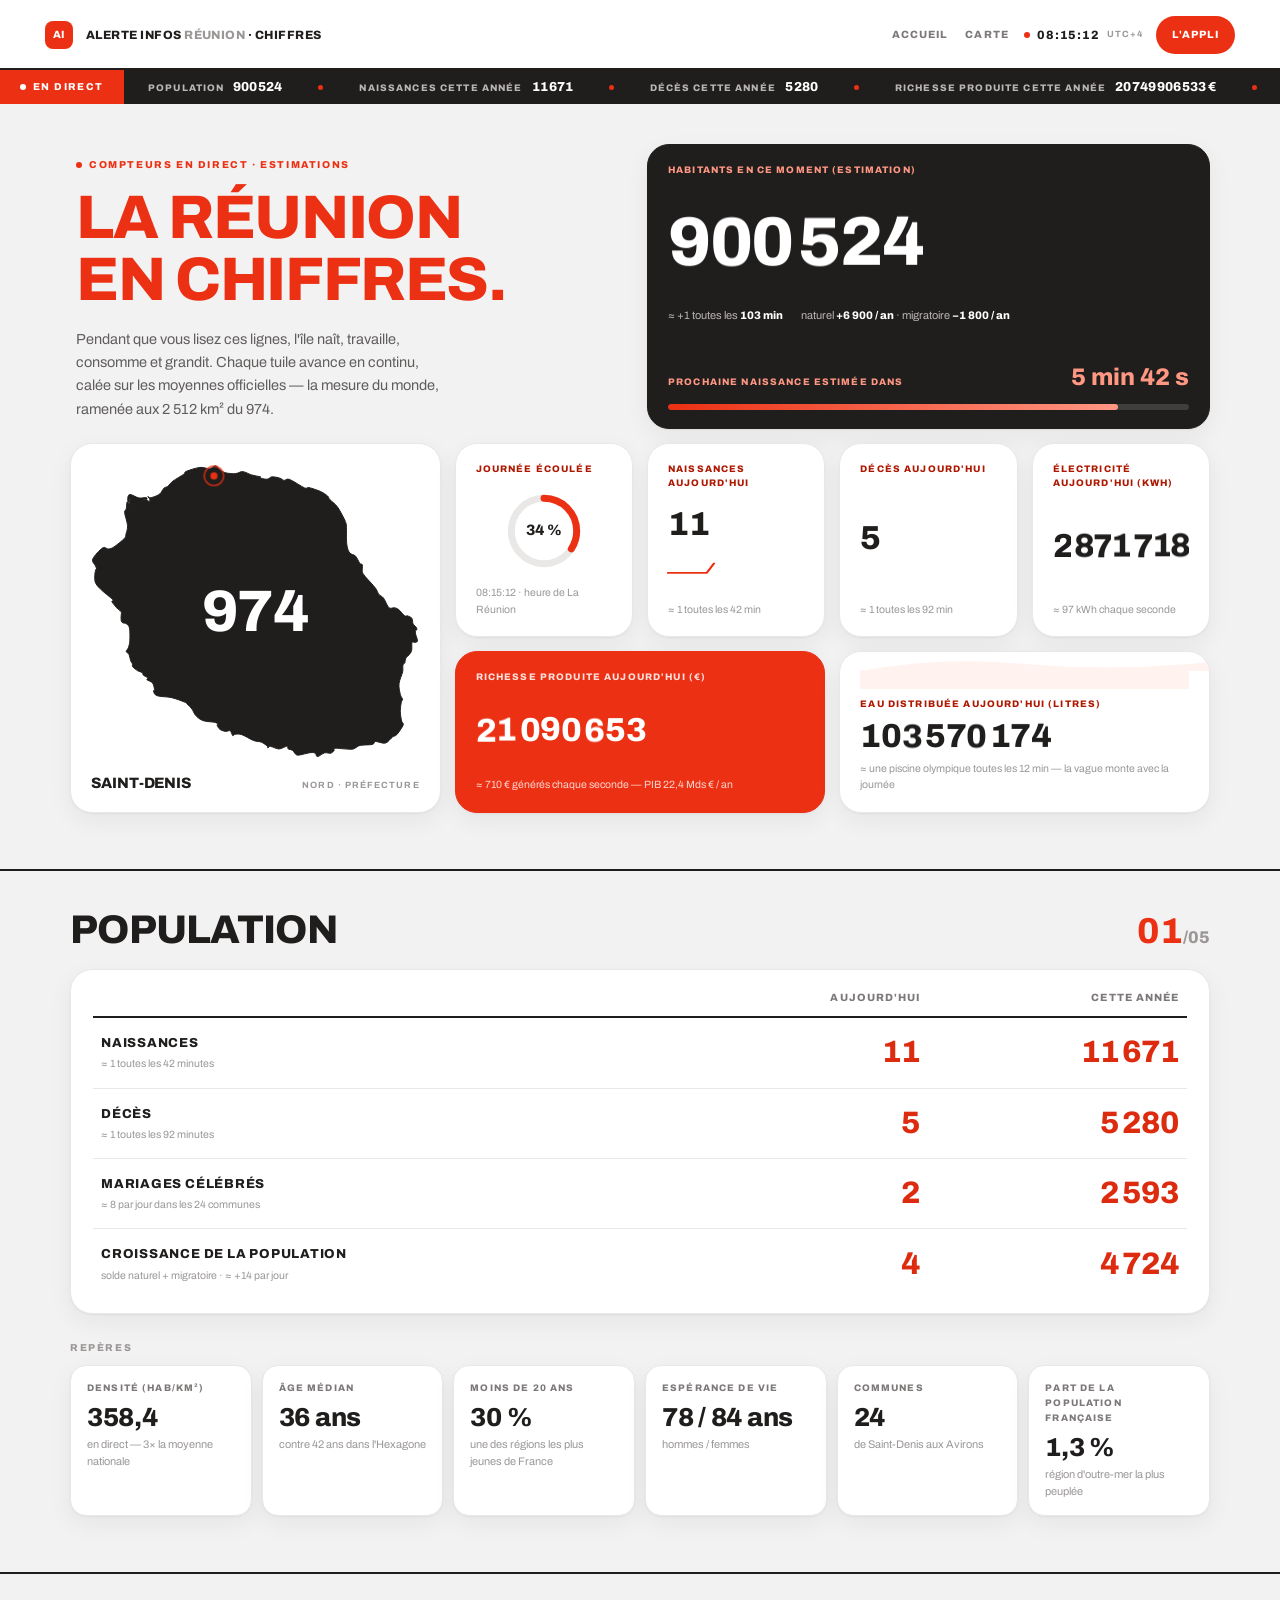
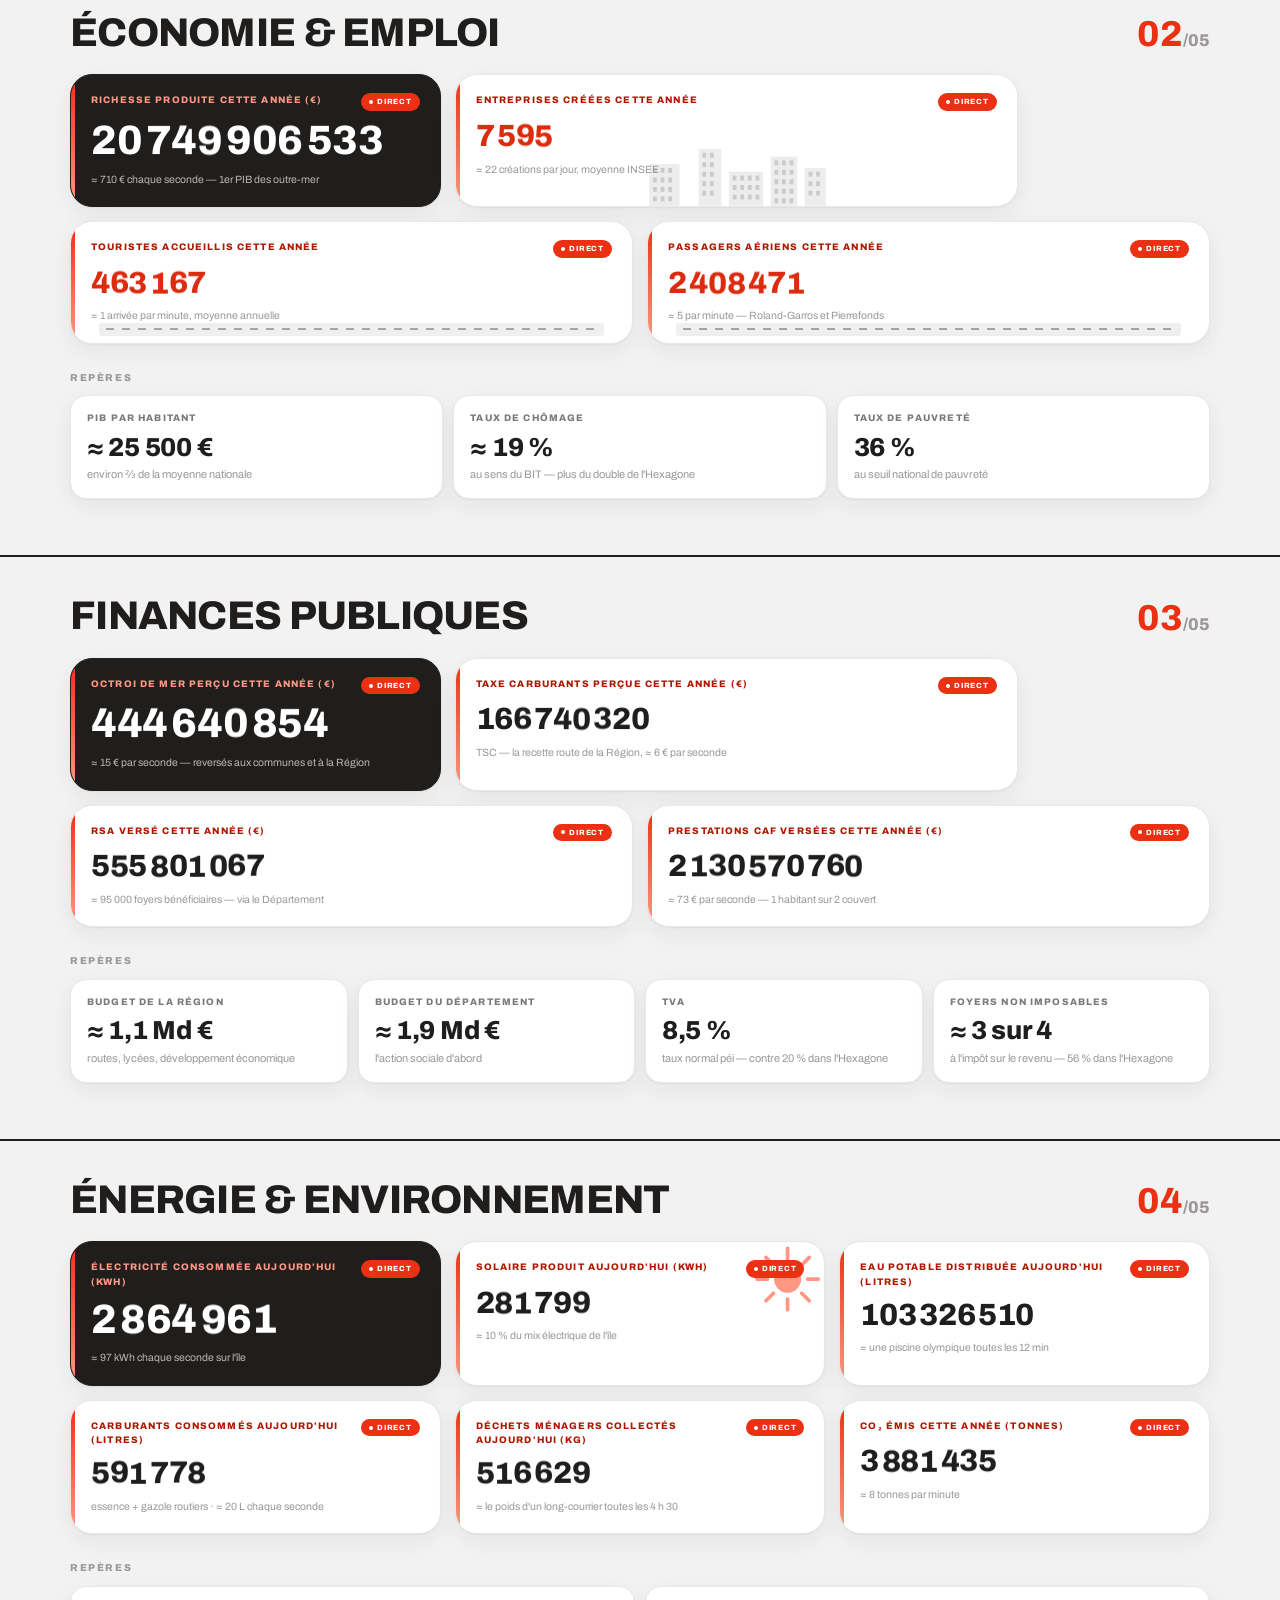
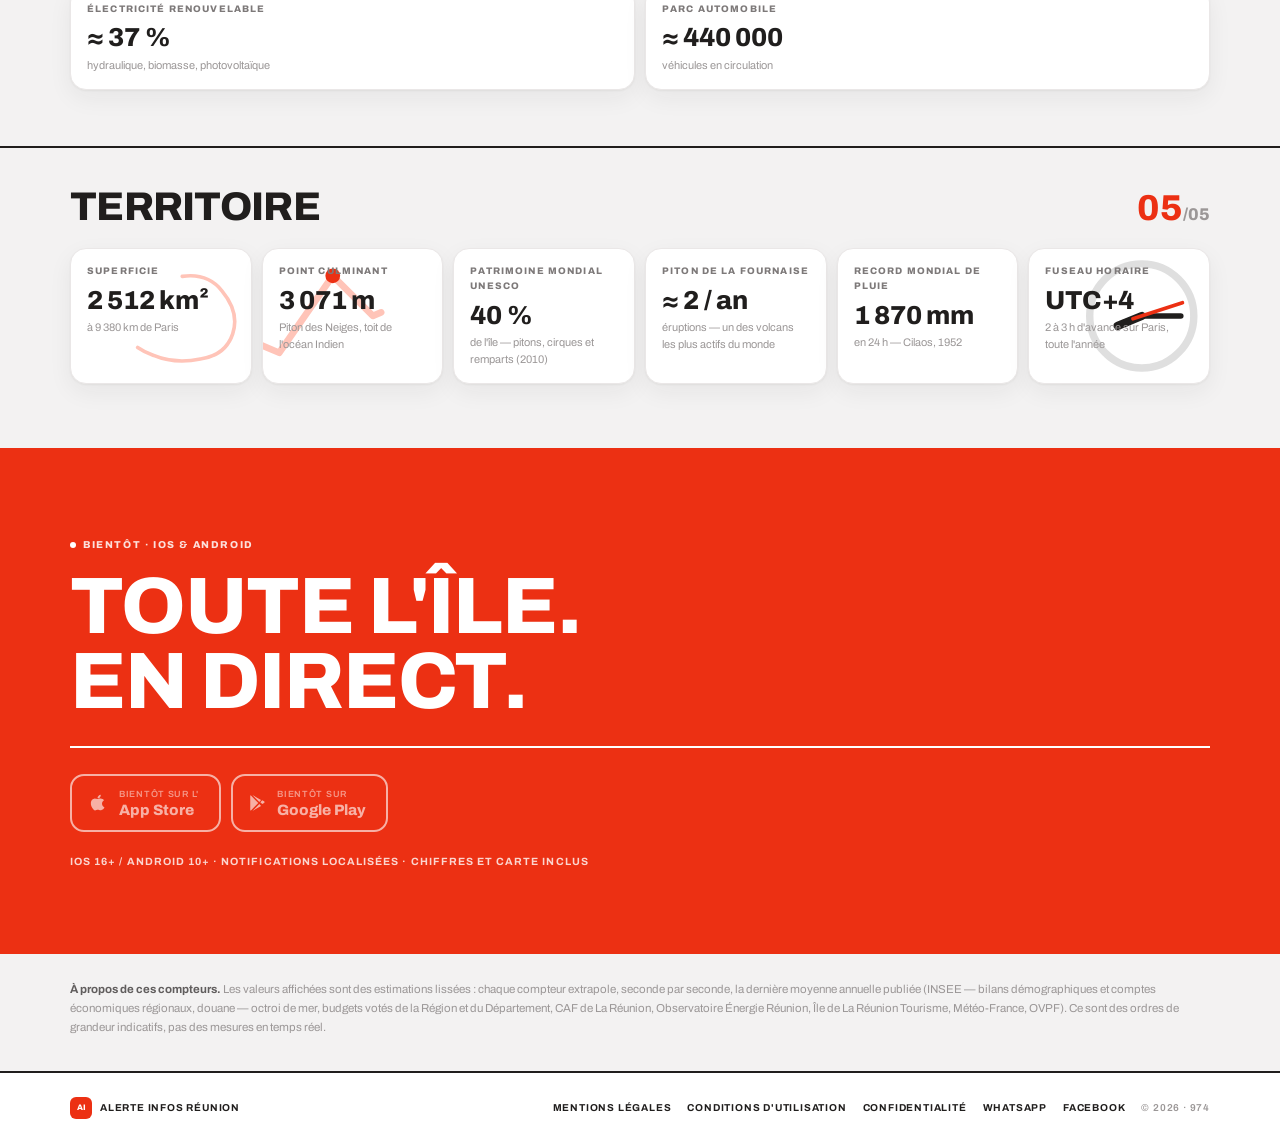
<file: chiffres.html>
<!doctype html>
<html lang="fr">
  <head>
    <meta charset="utf-8">
    <meta name="viewport" content="width=device-width, initial-scale=1">
    <title>La Réunion en chiffres — Alerte Infos</title>
    <meta
      name="description"
      content="Population, naissances, économie, finances publiques, énergie : les compteurs de La Réunion estimés en temps réel, façon compteur mondial, à l'échelle 974."
    >
    <meta name="theme-color" content="#ec3013">
    <meta property="og:type" content="website">
    <meta property="og:site_name" content="Alerte Infos Réunion">
    <meta property="og:title" content="La Réunion en chiffres — le tableau de bord en direct">
    <meta property="og:description" content="Population, naissances, richesse produite, énergie : les compteurs vivants de l'île, calés sur les moyennes officielles.">
    <meta property="og:locale" content="fr_FR">
    <meta name="twitter:card" content="summary">
    <link rel="preconnect" href="https://fonts.googleapis.com">
    <link rel="preconnect" href="https://fonts.gstatic.com" crossorigin>
    <link rel="stylesheet" href="https://fonts.googleapis.com/css2?family=Archivo:wght@400;600;800&display=swap">
    <link rel="icon" href="data:image/svg+xml,%3Csvg xmlns='http://www.w3.org/2000/svg' viewBox='0 0 64 64'%3E%3Crect width='64' height='64' fill='%23ec3013'/%3E%3Ctext x='32' y='43' text-anchor='middle' font-family='Arial, sans-serif' font-weight='800' font-size='26' fill='white'%3EAI%3C/text%3E%3C/svg%3E">
    <link rel="stylesheet" href="commun.css">
    <link rel="stylesheet" href="chiffres.css">
  </head>
  <body>

    <nav class="topbar">
      <span class="brand-mark">AI</span>
      <span class="brand-name"><a href="./">Alerte Infos <em>Réunion</em></a> · Chiffres</span>
      <a class="topbar-link" href="./">Accueil</a>
      <a class="topbar-link" href="carte.html">Carte</a>
      <span class="topbar-clock" title="Heure de La Réunion (UTC+4)">
        <i class="blink"></i><span class="clock-time">--:--:--</span><small>UTC+4</small>
      </span>
      <a href="#dl" class="topbar-cta">L'appli</a>
    </nav>
    <div class="rule"></div>

    <div class="ticker" aria-hidden="true">
      <span class="ticker-flag"><i class="blink"></i>En direct</span>
      <div class="ticker-viewport">
        <div class="ticker-track">
          <span class="ticker-item"><em>Population</em><b class="counter" data-mode="abs" data-base="895800" data-rate-year="5100">—</b></span>
          <span class="ticker-item"><em>Naissances cette année</em><b class="counter" data-mode="year" data-rate-year="12600">—</b></span>
          <span class="ticker-item"><em>Décès cette année</em><b class="counter" data-mode="year" data-rate-year="5700">—</b></span>
          <span class="ticker-item"><em>Richesse produite cette année</em><b><span class="counter" data-mode="year" data-rate-year="22400000000">—</span> €</b></span>
          <span class="ticker-item"><em>Octroi de mer cette année</em><b><span class="counter" data-mode="year" data-rate-year="480000000">—</span> €</b></span>
          <span class="ticker-item"><em>Prestations CAF cette année</em><b><span class="counter" data-mode="year" data-rate-year="2300000000">—</span> €</b></span>
          <span class="ticker-item"><em>Électricité aujourd'hui</em><b><span class="counter" data-mode="day" data-rate-year="3050000000">—</span> kWh</b></span>
          <span class="ticker-item"><em>Eau distribuée aujourd'hui</em><b><span class="counter" data-mode="day" data-rate-year="110000000000">—</span> L</b></span>
          <span class="ticker-item"><em>CO₂ cette année</em><b><span class="counter" data-mode="year" data-rate-year="4200000">—</span> t</b></span>
          <span class="ticker-item"><em>Touristes cette année</em><b class="counter" data-mode="year" data-rate-year="500000">—</b></span>
          <span class="ticker-item"><em>Entreprises créées cette année</em><b class="counter" data-mode="year" data-rate-year="8200">—</b></span>
          <span class="ticker-item"><em>Déchets aujourd'hui</em><b><span class="counter" data-mode="day" data-rate-year="550000000">—</span> kg</b></span>
        </div>
      </div>
    </div>

    <header class="hero">
      <div class="bento">
        <div class="cell cell-title cell-span3 cell-row2">
          <div>
            <span class="kicker"><i class="blink"></i>Compteurs en direct · Estimations</span>
            <h1>
              <span class="mask"><i class="maskup">La Réunion</i></span>
              <span class="mask mask-2"><i class="maskup">en chiffres.</i></span>
            </h1>
            <p class="hero-lede">
              Pendant que vous lisez ces lignes, l'île naît, travaille, consomme
              et grandit. Chaque tuile avance en continu, calée sur les moyennes
              officielles — la mesure du monde, ramenée aux 2 512 km² du 974.
            </p>
          </div>
        </div>

        <div class="cell cell-dark cell-span3 cell-row2">
          <span class="cell-label">Habitants en ce moment (estimation)</span>
          <span class="cell-big counter" data-mode="abs" data-base="895800" data-rate-year="5100">—</span>
          <div class="pop-meta">
            <span>≈ +1 toutes les <b>103 min</b></span>
            <span>naturel <b>+6 900 / an</b> · migratoire <b>−1 800 / an</b></span>
          </div>
          <div class="next-birth">
            <div class="next-birth-top">
              <span class="cell-label">Prochaine naissance estimée dans</span>
              <span class="next-birth-time countdown" data-rate-year="12600">—</span>
            </div>
            <div class="meter"><i class="meter-fill" data-rate-year="12600"></i></div>
          </div>
        </div>

        <div class="cell cell-map cell-span2 cell-row2">
      <figure class="hero-map" aria-hidden="true">
        <svg viewBox="-24 -24 1049 944" role="img">
          <path class="island-path" pathLength="1000" fill="#201e1d" d="M61 412C55.0 405.3 32.0 388.3 23 379C14.0 369.7 9.5 365.3 7 356C4.5 346.7 6.7 330.0 8 323C9.3 316.0 14.3 315.2 15 314C15.7 312.8 13.2 317.0 12 316C10.8 315.0 10.0 312.8 8 308C6.0 303.2 -3.7 296.2 0 287C3.7 277.8 22.0 258.2 30 253C38.0 247.8 42.2 256.5 48 256C53.8 255.5 56.8 255.3 65 250C73.2 244.7 90.8 230.5 97 224C103.2 217.5 100.3 217.7 102 211C103.7 204.3 107.7 195.2 107 184C106.3 172.8 98.7 152.5 98 144C97.3 135.5 101.8 138.2 103 133C104.2 127.8 104.0 116.2 105 113C106.0 109.8 108.8 111.7 109 114C109.2 116.3 106.0 126.8 106 127C106.0 127.2 107.8 116.3 109 115C110.2 113.7 112.2 120.0 113 119C113.8 118.0 113.3 110.5 114 109C114.7 107.5 116.8 110.2 117 110C117.2 109.8 114.8 108.7 115 108C115.2 107.3 118.3 106.5 118 106C117.7 105.5 113.3 105.7 113 105C112.7 104.3 116.2 102.5 116 102C115.8 101.5 112.5 100.5 112 102C111.5 103.5 113.7 109.7 113 111C112.3 112.3 108.7 113.0 108 110C107.3 107.0 107.3 96.5 109 93C110.7 89.5 112.5 88.0 118 89C123.5 90.0 134.3 97.5 142 99C149.7 100.5 160.0 97.3 164 98C168.0 98.7 167.0 102.0 166 103C165.0 104.0 159.3 103.5 158 104C156.7 104.5 156.7 105.8 158 106C159.3 106.2 163.2 104.3 166 105C168.8 105.7 173.5 110.8 175 110C176.5 109.2 175.5 101.8 175 100C174.5 98.2 172.8 100.0 172 99C171.2 98.0 169.8 94.2 170 94C170.2 93.8 170.7 97.5 173 98C175.3 98.5 178.5 98.8 184 97C189.5 95.2 200.2 91.7 206 87C211.8 82.3 214.8 73.0 219 69C223.2 65.0 226.3 66.7 231 63C235.7 59.3 238.8 53.2 247 47C255.2 40.8 273.2 31.0 280 26C286.8 21.0 279.7 20.5 288 17C296.3 13.5 318.2 6.3 330 5C341.8 3.7 351.0 9.8 359 9C367.0 8.2 372.2 -0.8 378 0C383.8 0.8 388.5 10.3 394 14C399.5 17.7 403.3 20.3 411 22C418.7 23.7 431.5 24.7 440 24C448.5 23.3 453.8 17.3 462 18C470.2 18.7 480.0 25.3 489 28C498.0 30.7 511.8 32.7 516 34C520.2 35.3 512.7 35.0 514 36C515.3 37.0 519.8 39.2 524 40C528.2 40.8 534.3 42.0 539 41C543.7 40.0 545.8 34.5 552 34C558.2 33.5 569.8 36.2 576 38C582.2 39.8 584.0 44.3 589 45C594.0 45.7 595.5 38.2 606 42C616.5 45.8 642.2 63.8 652 68C661.8 72.2 656.8 65.2 665 67C673.2 68.8 691.3 74.7 701 79C710.7 83.3 718.2 88.8 723 93C727.8 97.2 725.0 98.5 730 104C735.0 109.5 745.7 116.2 753 126C760.3 135.8 769.8 155.2 774 163C778.2 170.8 776.8 169.3 778 173C779.2 176.7 780.3 173.7 781 185C781.7 196.3 780.3 227.2 782 241C783.7 254.8 786.5 261.8 791 268C795.5 274.2 803.8 272.7 809 278C814.2 283.3 818.5 295.5 822 300C825.5 304.5 828.7 300.7 830 305C831.3 309.3 828.5 320.0 830 326C831.5 332.0 832.3 332.7 839 341C845.7 349.3 863.0 366.8 870 376C877.0 385.2 876.8 390.8 881 396C885.2 401.2 890.3 400.8 895 407C899.7 413.2 905.2 427.7 909 433C912.8 438.3 915.0 438.3 918 439C921.0 439.7 923.2 436.5 927 437C930.8 437.5 936.0 438.3 941 442C946.0 445.7 953.2 455.5 957 459C960.8 462.5 962.0 462.5 964 463C966.0 463.5 965.8 460.8 969 462C972.2 463.2 980.2 466.0 983 470C985.8 474.0 983.7 481.2 986 486C988.3 490.8 995.2 495.7 997 499C998.8 502.3 997.5 504.5 997 506C996.5 507.5 994.5 506.0 994 508C993.5 510.0 993.0 512.8 994 518C995.0 523.2 1000.3 534.7 1000 539C999.7 543.3 994.8 543.2 992 544C989.2 544.8 984.7 540.0 983 544C981.3 548.0 983.3 561.8 982 568C980.7 574.2 978.0 577.0 975 581C972.0 585.0 966.3 587.8 964 592C961.7 596.2 962.5 602.2 961 606C959.5 609.8 956.2 610.2 955 615C953.8 619.8 956.0 625.7 954 635C952.0 644.3 944.2 659.5 943 671C941.8 682.5 945.2 696.0 947 704C948.8 712.0 953.5 715.0 954 719C954.5 723.0 951.2 721.7 950 728C948.8 734.3 946.8 747.3 947 757C947.2 766.7 949.5 779.8 951 786C952.5 792.2 955.7 791.0 956 794C956.3 797.0 956.3 798.3 953 804C949.7 809.7 941.0 822.8 936 828C931.0 833.2 928.8 830.7 923 835C917.2 839.3 909.7 851.7 901 854C892.3 856.3 877.7 848.3 871 849C864.3 849.7 869.0 856.0 861 858C853.0 860.0 832.0 859.0 823 861C814.0 863.0 811.8 868.0 807 870C802.2 872.0 803.5 873.0 794 873C784.5 873.0 758.5 870.0 750 870C741.5 870.0 744.2 871.8 743 873C741.8 874.2 744.7 875.0 743 877C741.3 879.0 737.8 883.8 733 885C728.2 886.2 720.5 882.3 714 884C707.5 885.7 698.3 893.7 694 895C689.7 896.3 689.3 893.5 688 892C686.7 890.5 688.7 887.5 686 886C683.3 884.5 680.8 882.2 672 883C663.2 883.8 641.3 890.7 633 891C624.7 891.3 625.0 887.5 622 885C619.0 882.5 618.3 878.2 615 876C611.7 873.8 605.0 874.0 602 872C599.0 870.0 601.8 864.0 597 864C592.2 864.0 581.3 872.0 573 872C564.7 872.0 552.7 864.5 547 864C541.3 863.5 540.7 869.2 539 869C537.3 868.8 540.3 866.0 537 863C533.7 860.0 526.0 853.8 519 851C512.0 848.2 505.0 849.8 495 846C485.0 842.2 468.5 831.2 459 828C449.5 824.8 442.7 826.5 438 827C433.3 827.5 433.5 832.8 431 831C428.5 829.2 426.7 818.2 423 816C419.3 813.8 414.2 818.7 409 818C403.8 817.3 396.3 815.0 392 812C387.7 809.0 384.3 802.8 383 800C381.7 797.2 385.3 796.7 384 795C382.7 793.3 381.7 791.5 375 790C368.3 788.5 352.0 788.0 344 786C336.0 784.0 332.0 781.5 327 778C322.0 774.5 317.5 769.7 314 765C310.5 760.3 310.0 755.3 306 750C302.0 744.7 294.2 736.8 290 733C285.8 729.2 288.8 730.2 281 727C273.2 723.8 256.8 717.2 243 714C229.2 710.8 207.3 711.3 198 708C188.7 704.7 188.3 697.2 187 694C185.7 690.8 190.5 693.2 190 689C189.5 684.8 187.8 674.0 184 669C180.2 664.0 169.5 661.7 167 659C164.5 656.3 170.8 655.3 169 653C167.2 650.7 158.8 647.7 156 645C153.2 642.3 155.0 639.3 152 637C149.0 634.7 142.8 634.0 138 631C133.2 628.0 125.7 622.5 123 619C120.3 615.5 123.0 613.0 122 610C121.0 607.0 118.8 606.0 117 601C115.2 596.0 113.3 584.8 111 580C108.7 575.2 103.2 575.5 103 572C102.8 568.5 108.2 564.7 110 559C111.8 553.3 113.5 547.8 114 538C114.5 528.2 114.7 508.5 113 500C111.3 491.5 107.8 490.0 104 487C100.2 484.0 92.8 484.8 90 482C87.2 479.2 87.3 475.3 87 470C86.7 464.7 88.7 453.8 88 450C87.3 446.2 83.8 448.2 83 447C82.2 445.8 84.0 444.0 83 443C82.0 442.0 81.0 445.0 77 441C73.0 437.0 61.7 423.8 59 419C56.3 414.2 67.0 418.7 61 412Z"/>
          <text class="map-974" x="500" y="510" text-anchor="middle" fill="#fff" font-family="Archivo, sans-serif" font-weight="800" font-size="180" letter-spacing="-4">974</text>
          <g id="map-ping" style="transform:translate(373px,31px)">
            <circle class="ping" cx="0" cy="0" r="30" fill="none" stroke="#ec3013" stroke-width="4" style="transform-box:fill-box;transform-origin:center;animation:om-ping 2.2s cubic-bezier(.16,1,.3,1) infinite"></circle>
            <circle cx="0" cy="0" r="11" fill="#ec3013"></circle>
          </g>
        </svg>
      </figure>
          <div class="map-place"><b>Saint-Denis</b><span>Nord · préfecture</span></div>
        </div>

        <div class="cell cell-clock">
          <span class="cell-label">Journée écoulée</span>
          <div class="ring-wrap">
            <svg viewBox="0 0 36 36" aria-hidden="true">
              <circle class="ring-bg" cx="18" cy="18" r="15.9"></circle>
              <circle id="day-ring" class="ring-fg" cx="18" cy="18" r="15.9" pathLength="100" style="stroke-dashoffset:100"></circle>
            </svg>
            <b id="day-pct">—</b>
          </div>
          <span class="cell-note"><span class="clock-time">--:--:--</span> · heure de La Réunion</span>
        </div>

        <div class="cell">
          <span class="cell-label">Naissances aujourd'hui</span>
          <span class="cell-value counter" data-mode="day" data-rate-year="12600" data-confetti>—</span>
          <svg class="heartbeat" viewBox="0 0 120 28" preserveAspectRatio="none" aria-hidden="true">
            <polyline points="0,15 26,15 34,15 41,4 48,25 54,9 60,15 92,15 120,15"></polyline>
          </svg>
          <span class="cell-note">≈ 1 toutes les 42 min</span>
        </div>

        <div class="cell">
          <span class="cell-label">Décès aujourd'hui</span>
          <span class="cell-value counter" data-mode="day" data-rate-year="5700">—</span>
          <span class="cell-note">≈ 1 toutes les 92 min</span>
        </div>

        <div class="cell cell-elec" data-fx="bolt">
          <span class="cell-label">Électricité aujourd'hui (kWh)</span>
          <span class="cell-value counter" data-mode="day" data-rate-year="3050000000" data-unit="kWh">—</span>
          <span class="cell-note">≈ 97 kWh chaque seconde</span>
        </div>

        <div class="cell cell-red cell-pib cell-span2" data-fx="euros">
          <span class="cell-label">Richesse produite aujourd'hui (€)</span>
          <span class="cell-value counter" data-mode="day" data-rate-year="22400000000" data-unit="€">—</span>
          <span class="cell-note">≈ 710 € générés chaque seconde — PIB 22,4 Mds € / an</span>
        </div>

        <div class="cell cell-water cell-span2" data-fx="drops">
          <div class="wave-level">
            <svg viewBox="0 0 120 15" preserveAspectRatio="none" aria-hidden="true">
              <path d="M0 15 Q 15 0 30 8 Q 45 15 60 8 Q 75 0 90 8 Q 105 15 120 8 L 120 15 Z"></path>
            </svg>
            <i class="wave-body"></i>
          </div>
          <span class="cell-label">Eau distribuée aujourd'hui (litres)</span>
          <span class="cell-value counter" data-mode="day" data-rate-year="110000000000" data-unit="L">—</span>
          <span class="cell-note">≈ une piscine olympique toutes les 12 min — la vague monte avec la journée</span>
        </div>
      </div>
    </header>

    <div class="rule"></div>

    <main>
      <section class="sec" id="population">
        <div class="sec-head">
          <h2>Population</h2>
          <span class="sec-num">01<em>/05</em></span>
        </div>

        <div class="wm-table-wrap">
          <table class="wm-table">
            <thead>
              <tr>
                <th scope="col"></th>
                <th scope="col">Aujourd'hui</th>
                <th scope="col">Cette année</th>
              </tr>
            </thead>
            <tbody>
              <tr>
                <th scope="row"><b>Naissances</b><small>≈ 1 toutes les 42 minutes</small></th>
                <td class="today"><span class="counter" data-mode="day" data-rate-year="12600" data-confetti>0</span></td>
                <td><span class="counter" data-mode="year" data-rate-year="12600" data-confetti>0</span></td>
              </tr>
              <tr>
                <th scope="row"><b>Décès</b><small>≈ 1 toutes les 92 minutes</small></th>
                <td class="today"><span class="counter" data-mode="day" data-rate-year="5700">0</span></td>
                <td><span class="counter" data-mode="year" data-rate-year="5700">0</span></td>
              </tr>
              <tr>
                <th scope="row"><b>Mariages célébrés</b><small>≈ 8 par jour dans les 24 communes</small></th>
                <td class="today"><span class="counter" data-mode="day" data-rate-year="2800" data-confetti>0</span></td>
                <td><span class="counter" data-mode="year" data-rate-year="2800" data-confetti>0</span></td>
              </tr>
              <tr>
                <th scope="row"><b>Croissance de la population</b><small>solde naturel + migratoire · ≈ +14 par jour</small></th>
                <td class="today"><span class="counter" data-mode="day" data-rate-year="5100">0</span></td>
                <td><span class="counter" data-mode="year" data-rate-year="5100">0</span></td>
              </tr>
            </tbody>
          </table>
        </div>

        <div class="facts-title">Repères</div>
        <div class="facts">
          <div class="fact">
            <span class="fact-label">Densité (hab/km²)</span>
            <span class="fact-value"><span class="counter" data-mode="abs" data-base="356.6" data-rate-year="2.03" data-decimals="1">—</span></span>
            <span class="fact-note">en direct — 3× la moyenne nationale</span>
          </div>
          <div class="fact">
            <span class="fact-label">Âge médian</span>
            <span class="fact-value">36 ans</span>
            <span class="fact-note">contre 42 ans dans l'Hexagone</span>
          </div>
          <div class="fact">
            <span class="fact-label">Moins de 20 ans</span>
            <span class="fact-value">30 %</span>
            <span class="fact-note">une des régions les plus jeunes de France</span>
          </div>
          <div class="fact">
            <span class="fact-label">Espérance de vie</span>
            <span class="fact-value">78 / 84 ans</span>
            <span class="fact-note">hommes / femmes</span>
          </div>
          <div class="fact">
            <span class="fact-label">Communes</span>
            <span class="fact-value">24</span>
            <span class="fact-note">de Saint-Denis aux Avirons</span>
          </div>
          <div class="fact">
            <span class="fact-label">Part de la population française</span>
            <span class="fact-value">1,3 %</span>
            <span class="fact-note">région d'outre-mer la plus peuplée</span>
          </div>
        </div>
      </section>

      <div class="rule"></div>

      <section class="sec" id="economie">
        <div class="sec-head">
          <h2>Économie &amp; emploi</h2>
          <span class="sec-num">02<em>/05</em></span>
        </div>

        <div class="live-grid" data-cols="2">
          <div class="live-card" data-fx="euros">
            <div class="live-card-head">
              <span class="live-card-label">Richesse produite cette année (€)</span>
              <span class="live-badge"><i></i>Direct</span>
            </div>
            <span class="live-card-value counter" data-mode="year" data-rate-year="22400000000" data-unit="€">0</span>
            <span class="live-card-note">≈ 710 € chaque seconde — 1er PIB des outre-mer</span>
          </div>
          <div class="live-card" data-fx="windows">
            <div class="live-card-head">
              <span class="live-card-label">Entreprises créées cette année</span>
              <span class="live-badge"><i></i>Direct</span>
            </div>
            <span class="live-card-value counter" data-mode="year" data-rate-year="8200">0</span>
            <span class="live-card-note">≈ 22 créations par jour, moyenne INSEE</span>
          </div>
          <div class="live-card" data-fx="plane">
            <div class="live-card-head">
              <span class="live-card-label">Touristes accueillis cette année</span>
              <span class="live-badge"><i></i>Direct</span>
            </div>
            <span class="live-card-value counter" data-mode="year" data-rate-year="500000" data-confetti>0</span>
            <span class="live-card-note">≈ 1 arrivée par minute, moyenne annuelle</span>
          </div>
          <div class="live-card" data-fx="plane">
            <div class="live-card-head">
              <span class="live-card-label">Passagers aériens cette année</span>
              <span class="live-badge"><i></i>Direct</span>
            </div>
            <span class="live-card-value counter" data-mode="year" data-rate-year="2600000">0</span>
            <span class="live-card-note">≈ 5 par minute — Roland-Garros et Pierrefonds</span>
          </div>
        </div>

        <div class="facts-title">Repères</div>
        <div class="facts">
          <div class="fact">
            <span class="fact-label">PIB par habitant</span>
            <span class="fact-value">≈ 25 500 €</span>
            <span class="fact-note">environ ⅔ de la moyenne nationale</span>
          </div>
          <div class="fact">
            <span class="fact-label">Taux de chômage</span>
            <span class="fact-value">≈ 19 %</span>
            <span class="fact-note">au sens du BIT — plus du double de l'Hexagone</span>
          </div>
          <div class="fact">
            <span class="fact-label">Taux de pauvreté</span>
            <span class="fact-value">36 %</span>
            <span class="fact-note">au seuil national de pauvreté</span>
          </div>
        </div>
      </section>

      <div class="rule"></div>

      <section class="sec" id="finances">
        <div class="sec-head">
          <h2>Finances publiques</h2>
          <span class="sec-num">03<em>/05</em></span>
        </div>

        <div class="live-grid" data-cols="2">
          <div class="live-card" data-fx="containers">
            <div class="live-card-head">
              <span class="live-card-label">Octroi de mer perçu cette année (€)</span>
              <span class="live-badge"><i></i>Direct</span>
            </div>
            <span class="live-card-value counter" data-mode="year" data-rate-year="480000000" data-unit="€">0</span>
            <span class="live-card-note">≈ 15 € par seconde — reversés aux communes et à la Région</span>
          </div>
          <div class="live-card" data-fx="fuel">
            <div class="live-card-head">
              <span class="live-card-label">Taxe carburants perçue cette année (€)</span>
              <span class="live-badge"><i></i>Direct</span>
            </div>
            <span class="live-card-value counter" data-mode="year" data-rate-year="180000000" data-unit="€">0</span>
            <span class="live-card-note">TSC — la recette route de la Région, ≈ 6 € par seconde</span>
          </div>
          <div class="live-card" data-fx="coins">
            <div class="live-card-head">
              <span class="live-card-label">RSA versé cette année (€)</span>
              <span class="live-badge"><i></i>Direct</span>
            </div>
            <span class="live-card-value counter" data-mode="year" data-rate-year="600000000" data-unit="€">0</span>
            <span class="live-card-note">≈ 95 000 foyers bénéficiaires — via le Département</span>
          </div>
          <div class="live-card" data-fx="coins">
            <div class="live-card-head">
              <span class="live-card-label">Prestations CAF versées cette année (€)</span>
              <span class="live-badge"><i></i>Direct</span>
            </div>
            <span class="live-card-value counter" data-mode="year" data-rate-year="2300000000" data-unit="€">0</span>
            <span class="live-card-note">≈ 73 € par seconde — 1 habitant sur 2 couvert</span>
          </div>
        </div>

        <div class="facts-title">Repères</div>
        <div class="facts">
          <div class="fact">
            <span class="fact-label">Budget de la Région</span>
            <span class="fact-value">≈ 1,1 Md €</span>
            <span class="fact-note">routes, lycées, développement économique</span>
          </div>
          <div class="fact">
            <span class="fact-label">Budget du Département</span>
            <span class="fact-value">≈ 1,9 Md €</span>
            <span class="fact-note">l'action sociale d'abord</span>
          </div>
          <div class="fact">
            <span class="fact-label">TVA</span>
            <span class="fact-value">8,5 %</span>
            <span class="fact-note">taux normal péi — contre 20 % dans l'Hexagone</span>
          </div>
          <div class="fact">
            <span class="fact-label">Foyers non imposables</span>
            <span class="fact-value">≈ 3 sur 4</span>
            <span class="fact-note">à l'impôt sur le revenu — 56 % dans l'Hexagone</span>
          </div>
        </div>
      </section>

      <div class="rule"></div>

      <section class="sec" id="energie">
        <div class="sec-head">
          <h2>Énergie &amp; environnement</h2>
          <span class="sec-num">04<em>/05</em></span>
        </div>

        <div class="live-grid">
          <div class="live-card" data-fx="bolt">
            <div class="live-card-head">
              <span class="live-card-label">Électricité consommée aujourd'hui (kWh)</span>
              <span class="live-badge"><i></i>Direct</span>
            </div>
            <span class="live-card-value counter" data-mode="day" data-rate-year="3050000000" data-unit="kWh">0</span>
            <span class="live-card-note">≈ 97 kWh chaque seconde sur l'île</span>
          </div>
          <div class="live-card" data-fx="sun">
            <div class="live-card-head">
              <span class="live-card-label">Solaire produit aujourd'hui (kWh)</span>
              <span class="live-badge"><i></i>Direct</span>
            </div>
            <span class="live-card-value counter" data-mode="day" data-rate-year="300000000" data-unit="kWh">0</span>
            <span class="live-card-note">≈ 10 % du mix électrique de l'île</span>
          </div>
          <div class="live-card" data-fx="drops">
            <div class="live-card-head">
              <span class="live-card-label">Eau potable distribuée aujourd'hui (litres)</span>
              <span class="live-badge"><i></i>Direct</span>
            </div>
            <span class="live-card-value counter" data-mode="day" data-rate-year="110000000000" data-unit="L">0</span>
            <span class="live-card-note">≈ une piscine olympique toutes les 12 min</span>
          </div>
          <div class="live-card" data-fx="fuel">
            <div class="live-card-head">
              <span class="live-card-label">Carburants consommés aujourd'hui (litres)</span>
              <span class="live-badge"><i></i>Direct</span>
            </div>
            <span class="live-card-value counter" data-mode="day" data-rate-year="630000000" data-unit="L">0</span>
            <span class="live-card-note">essence + gazole routiers · ≈ 20 L chaque seconde</span>
          </div>
          <div class="live-card" data-fx="stack">
            <div class="live-card-head">
              <span class="live-card-label">Déchets ménagers collectés aujourd'hui (kg)</span>
              <span class="live-badge"><i></i>Direct</span>
            </div>
            <span class="live-card-value counter" data-mode="day" data-rate-year="550000000" data-unit="kg">0</span>
            <span class="live-card-note">≈ le poids d'un long-courrier toutes les 4 h 30</span>
          </div>
          <div class="live-card" data-fx="smoke">
            <div class="live-card-head">
              <span class="live-card-label">CO₂ émis cette année (tonnes)</span>
              <span class="live-badge"><i></i>Direct</span>
            </div>
            <span class="live-card-value counter" data-mode="year" data-rate-year="4200000" data-unit="t">0</span>
            <span class="live-card-note">≈ 8 tonnes par minute</span>
          </div>
        </div>

        <div class="facts-title">Repères</div>
        <div class="facts">
          <div class="fact">
            <span class="fact-label">Électricité renouvelable</span>
            <span class="fact-value">≈ 37 %</span>
            <span class="fact-note">hydraulique, biomasse, photovoltaïque</span>
          </div>
          <div class="fact">
            <span class="fact-label">Parc automobile</span>
            <span class="fact-value">≈ 440 000</span>
            <span class="fact-note">véhicules en circulation</span>
          </div>
        </div>
      </section>

      <div class="rule"></div>

      <section class="sec" id="territoire">
        <div class="sec-head">
          <h2>Territoire</h2>
          <span class="sec-num">05<em>/05</em></span>
        </div>

        <div class="facts">
          <div class="fact" data-fx="trace">
            <span class="fact-label">Superficie</span>
            <span class="fact-value">2 512 km²</span>
            <span class="fact-note">à 9 380 km de Paris</span>
          </div>
          <div class="fact" data-fx="mountain">
            <span class="fact-label">Point culminant</span>
            <span class="fact-value">3 071 m</span>
            <span class="fact-note">Piton des Neiges, toit de l'océan Indien</span>
          </div>
          <div class="fact">
            <span class="fact-label">Patrimoine mondial UNESCO</span>
            <span class="fact-value">40 %</span>
            <span class="fact-note">de l'île — pitons, cirques et remparts (2010)</span>
          </div>
          <div class="fact" data-fx="volcano">
            <span class="fact-label">Piton de la Fournaise</span>
            <span class="fact-value">≈ 2 / an</span>
            <span class="fact-note">éruptions — un des volcans les plus actifs du monde</span>
          </div>
          <div class="fact" data-fx="rain">
            <span class="fact-label">Record mondial de pluie</span>
            <span class="fact-value">1 870 mm</span>
            <span class="fact-note">en 24 h — Cilaos, 1952</span>
          </div>
          <div class="fact" data-fx="clock">
            <span class="fact-label">Fuseau horaire</span>
            <span class="fact-value">UTC+4</span>
            <span class="fact-note">2 à 3 h d'avance sur Paris, toute l'année</span>
          </div>
        </div>
      </section>
    </main>

    <section class="poster" id="dl">
      <div class="poster-inner">
        <span class="kicker"><i class="blink"></i>Bientôt · iOS &amp; Android</span>
        <h2>Toute l'île.<br>En direct.</h2>
        <div class="poster-rule"></div>
        <div class="store-row">
          <span class="store-btn is-soon">
            <svg width="21" height="21" viewBox="0 0 24 24" fill="currentColor"><path d="M17.05 20.28c-.98.95-2.05.8-3.08.35-1.09-.46-2.09-.48-3.24 0-1.44.62-2.2.44-3.06-.35C2.79 15.25 3.51 7.59 9.05 7.31c1.35.07 2.29.74 3.08.8.79-.16 2.09-.86 3.51-.73 1.7.14 2.98.81 3.82 2.02-3.51 2.11-2.68 6.74.53 8.03-.64 1.36-1.47 2.71-2.94 2.85zM12.03 7.25c-.15-2.23 1.66-4.07 3.74-4.25.29 2.58-2.34 4.5-3.74 4.25z"></path></svg>
            <span><em>Bientôt sur l'</em><strong>App Store</strong></span>
          </span>
          <span class="store-btn is-soon">
            <svg width="18" height="18" viewBox="0 0 24 24" fill="currentColor"><path d="M3.6 1.8c-.4.2-.6.6-.6 1.1v18.2c0 .5.2.9.6 1.1l10.1-10.2L3.6 1.8zm11.5 8.8L5.9 1.4l11.5 6.6-2.3 2.6zm3.9-2.2 2.4 1.4c.8.5.8 1.6 0 2.1l-2.4 1.4-2.6-2.4 2.6-2.5zM5.9 22.6l9.2-9.2 2.3 2.6-11.5 6.6z"></path></svg>
            <span><em>Bientôt sur</em><strong>Google Play</strong></span>
          </span>
        </div>
        <p class="poster-note">iOS 16+ / Android 10+ · Notifications localisées · Chiffres et carte inclus</p>
      </div>
    </section>

    <div class="sources">
      <b>À propos de ces compteurs.</b> Les valeurs affichées sont des estimations lissées :
      chaque compteur extrapole, seconde par seconde, la dernière moyenne annuelle publiée
      (INSEE — bilans démographiques et comptes économiques régionaux, douane — octroi de mer,
      budgets votés de la Région et du Département, CAF de La Réunion, Observatoire Énergie
      Réunion, Île de La Réunion Tourisme, Météo-France, OVPF). Ce sont des ordres de grandeur
      indicatifs, pas des mesures en temps réel.
    </div>

    <footer>
      <div class="footer-inner">
        <span class="footer-brand">
          <i>AI</i>
          <span><a href="./">Alerte Infos Réunion</a></span>
        </span>
        <a href="mentions-legales.html">Mentions légales</a>
        <a href="conditions.html">Conditions d'utilisation</a>
        <a href="confidentialite.html">Confidentialité</a>
        <a href="#">WhatsApp</a>
        <a href="#">Facebook</a>
        <span class="footer-copy">© 2026 · 974</span>
      </div>
    </footer>

    <script src="chiffres.js"></script>
  </body>
</html>
</file>
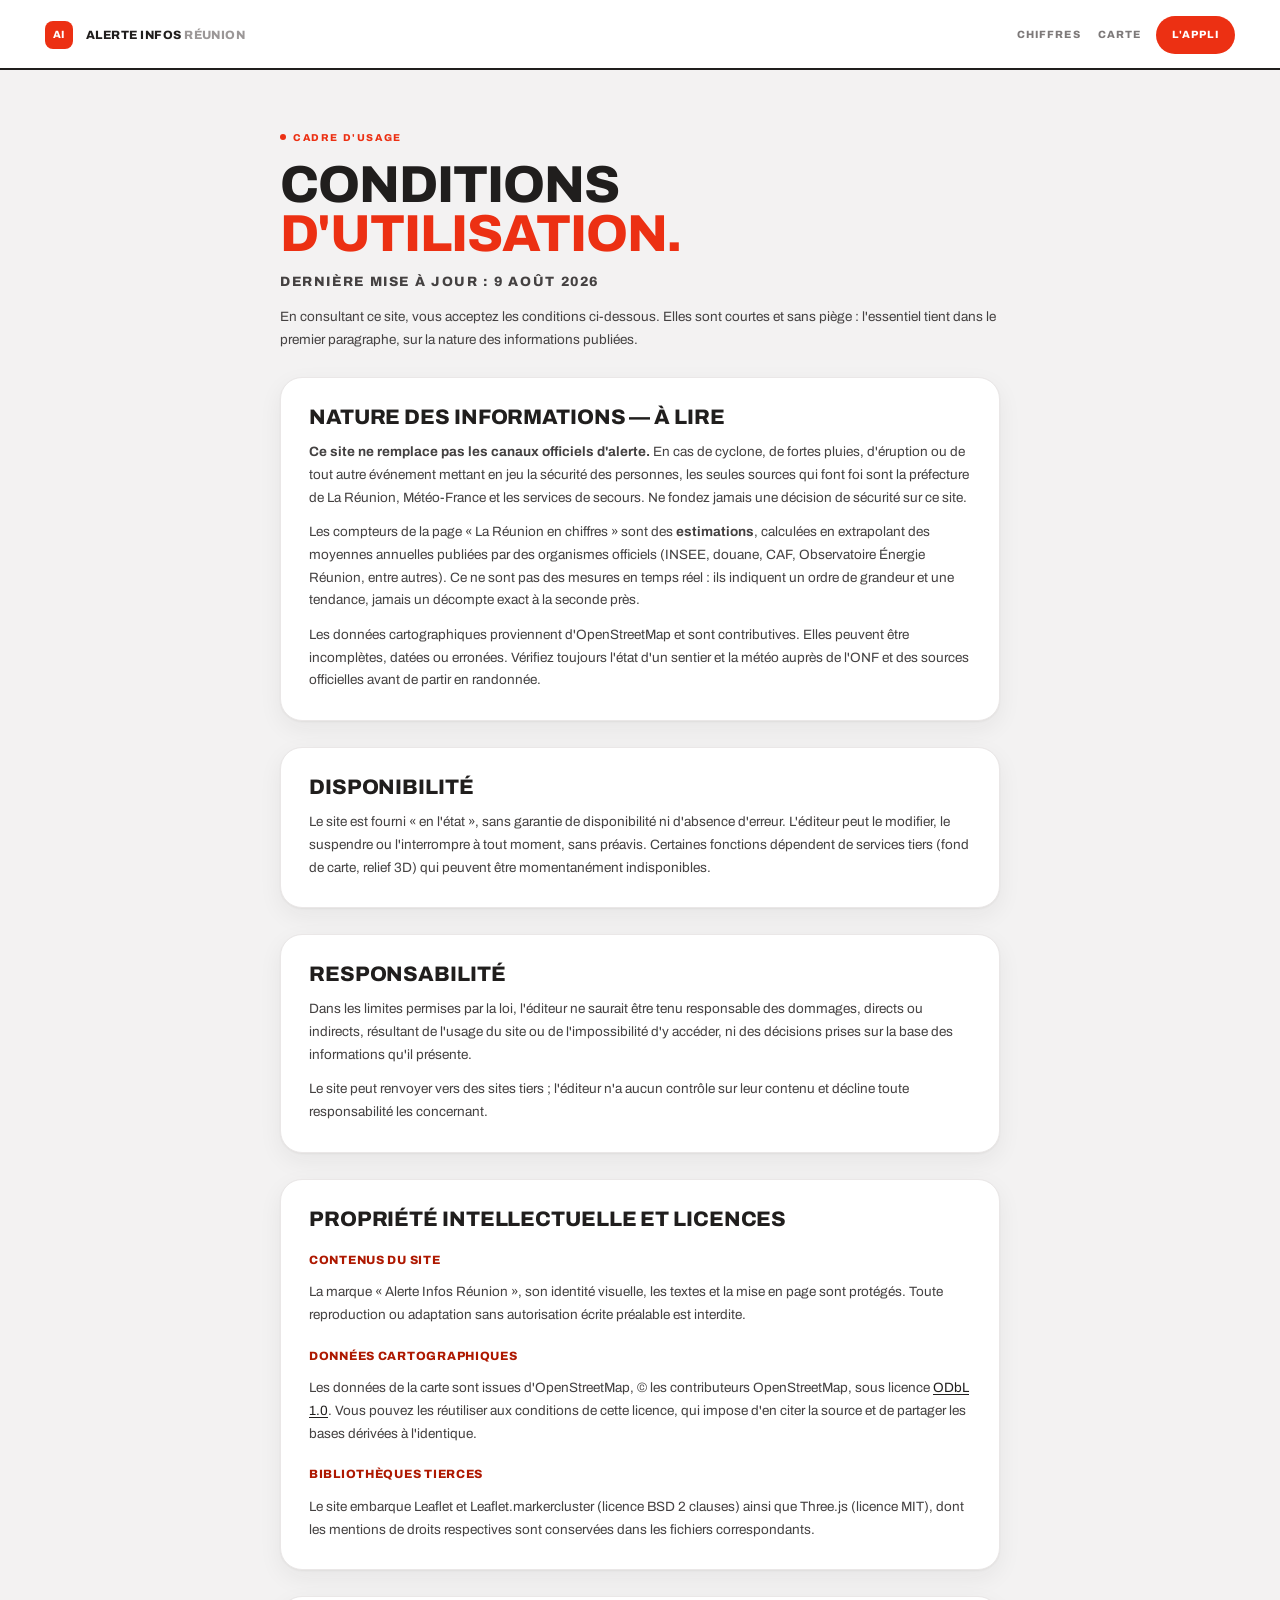
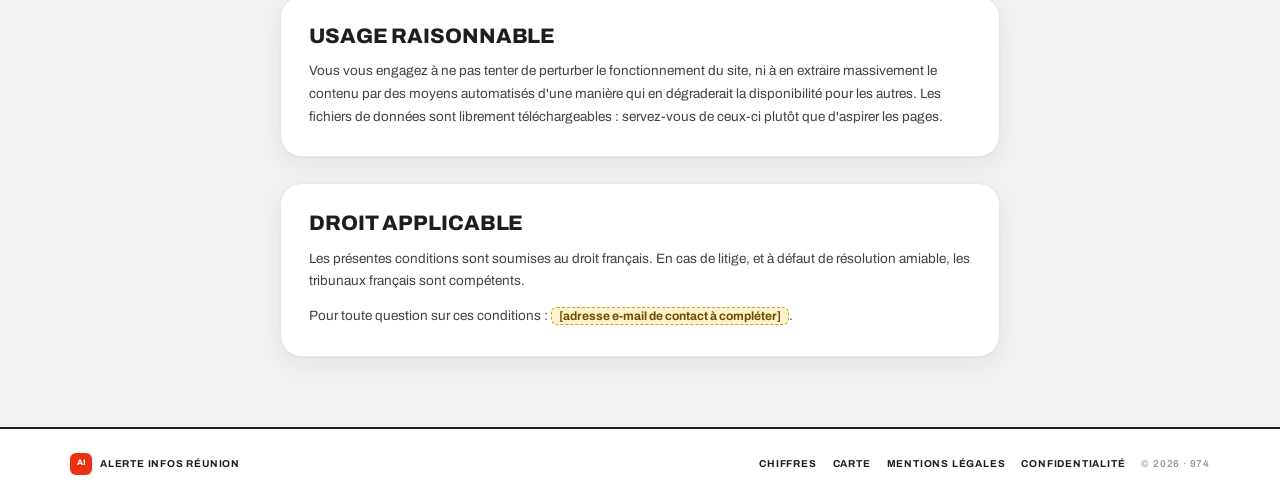
<file: conditions.html>
<!doctype html>
<html lang="fr">
  <head>
    <meta charset="utf-8">
    <meta name="viewport" content="width=device-width, initial-scale=1">
    <title>Conditions d'utilisation — Alerte Infos Réunion</title>
    <meta name="description" content="Les règles d'usage du site Alerte Infos Réunion : nature des informations publiées, limites de responsabilité, propriété intellectuelle et licences des données.">
    <meta name="theme-color" content="#ec3013">
    <meta property="og:type" content="website">
    <meta property="og:site_name" content="Alerte Infos Réunion">
    <meta property="og:title" content="Conditions d'utilisation — Alerte Infos Réunion">
    <meta property="og:locale" content="fr_FR">
    <link rel="icon" href="data:image/svg+xml,%3Csvg xmlns='http://www.w3.org/2000/svg' viewBox='0 0 64 64'%3E%3Crect width='64' height='64' fill='%23ec3013'/%3E%3Ctext x='32' y='43' text-anchor='middle' font-family='Arial, sans-serif' font-weight='800' font-size='26' fill='white'%3EAI%3C/text%3E%3C/svg%3E">
    <link rel="preconnect" href="https://fonts.googleapis.com">
    <link rel="preconnect" href="https://fonts.gstatic.com" crossorigin>
    <link rel="stylesheet" href="https://fonts.googleapis.com/css2?family=Archivo:wght@400;600;800&display=swap">
    <link rel="stylesheet" href="commun.css">
    <link rel="stylesheet" href="legal.css">
  </head>
  <body>

    <nav class="topbar">
      <span class="brand-mark">AI</span>
      <span class="brand-name"><a href="./">Alerte Infos <em>Réunion</em></a></span>
      <a class="topbar-link" href="chiffres.html">Chiffres</a>
      <a class="topbar-link" href="carte.html">Carte</a>
      <a href="./#dl" class="topbar-cta">L'appli</a>
    </nav>
    <div class="rule"></div>

    <main class="legal">
      <span class="kicker"><i></i>Cadre d'usage</span>
      <h1>Conditions <span>d'utilisation.</span></h1>
      <p class="legal-date">Dernière mise à jour : 9 août 2026</p>
      <p class="legal-lede">
        En consultant ce site, vous acceptez les conditions ci-dessous. Elles
        sont courtes et sans piège : l'essentiel tient dans le premier
        paragraphe, sur la nature des informations publiées.
      </p>

      <section>
        <h2>Nature des informations — à lire</h2>
        <p>
          <b>Ce site ne remplace pas les canaux officiels d'alerte.</b> En cas de
          cyclone, de fortes pluies, d'éruption ou de tout autre événement
          mettant en jeu la sécurité des personnes, les seules sources qui font
          foi sont la préfecture de La Réunion, Météo-France et les services de
          secours. Ne fondez jamais une décision de sécurité sur ce site.
        </p>
        <p>
          Les compteurs de la page « La Réunion en chiffres » sont des
          <b>estimations</b>, calculées en extrapolant des moyennes annuelles
          publiées par des organismes officiels (INSEE, douane, CAF, Observatoire
          Énergie Réunion, entre autres). Ce ne sont pas des mesures en temps
          réel : ils indiquent un ordre de grandeur et une tendance, jamais un
          décompte exact à la seconde près.
        </p>
        <p>
          Les données cartographiques proviennent d'OpenStreetMap et sont
          contributives. Elles peuvent être incomplètes, datées ou erronées.
          Vérifiez toujours l'état d'un sentier et la météo auprès de l'ONF et
          des sources officielles avant de partir en randonnée.
        </p>
      </section>

      <section>
        <h2>Disponibilité</h2>
        <p>
          Le site est fourni « en l'état », sans garantie de disponibilité ni
          d'absence d'erreur. L'éditeur peut le modifier, le suspendre ou
          l'interrompre à tout moment, sans préavis. Certaines fonctions
          dépendent de services tiers (fond de carte, relief 3D) qui peuvent être
          momentanément indisponibles.
        </p>
      </section>

      <section>
        <h2>Responsabilité</h2>
        <p>
          Dans les limites permises par la loi, l'éditeur ne saurait être tenu
          responsable des dommages, directs ou indirects, résultant de l'usage du
          site ou de l'impossibilité d'y accéder, ni des décisions prises sur la
          base des informations qu'il présente.
        </p>
        <p>
          Le site peut renvoyer vers des sites tiers ; l'éditeur n'a aucun
          contrôle sur leur contenu et décline toute responsabilité les
          concernant.
        </p>
      </section>

      <section>
        <h2>Propriété intellectuelle et licences</h2>
        <h3>Contenus du site</h3>
        <p>
          La marque « Alerte Infos Réunion », son identité visuelle, les textes
          et la mise en page sont protégés. Toute reproduction ou adaptation sans
          autorisation écrite préalable est interdite.
        </p>
        <h3>Données cartographiques</h3>
        <p>
          Les données de la carte sont issues d'OpenStreetMap, © les
          contributeurs OpenStreetMap, sous licence
          <a href="https://opendatacommons.org/licenses/odbl/1-0/" rel="noopener">ODbL 1.0</a>.
          Vous pouvez les réutiliser aux conditions de cette licence, qui impose
          d'en citer la source et de partager les bases dérivées à l'identique.
        </p>
        <h3>Bibliothèques tierces</h3>
        <p>
          Le site embarque Leaflet et Leaflet.markercluster (licence BSD 2
          clauses) ainsi que Three.js (licence MIT), dont les mentions de droits
          respectives sont conservées dans les fichiers correspondants.
        </p>
      </section>

      <section>
        <h2>Usage raisonnable</h2>
        <p>
          Vous vous engagez à ne pas tenter de perturber le fonctionnement du
          site, ni à en extraire massivement le contenu par des moyens
          automatisés d'une manière qui en dégraderait la disponibilité pour les
          autres. Les fichiers de données sont librement téléchargeables : servez-vous
          de ceux-ci plutôt que d'aspirer les pages.
        </p>
      </section>

      <section>
        <h2>Droit applicable</h2>
        <p>
          Les présentes conditions sont soumises au droit français. En cas de
          litige, et à défaut de résolution amiable, les tribunaux français sont
          compétents.
        </p>
        <p>
          Pour toute question sur ces conditions :
          <span class="todo">[adresse e-mail de contact à compléter]</span>.
        </p>
      </section>
    </main>

    <footer>
      <div class="footer-inner">
        <span class="footer-brand">
          <i>AI</i>
          <span><a href="./">Alerte Infos Réunion</a></span>
        </span>
        <a href="chiffres.html">Chiffres</a>
        <a href="carte.html">Carte</a>
        <a href="mentions-legales.html">Mentions légales</a>
        <a href="confidentialite.html">Confidentialité</a>
        <span class="footer-copy">© 2026 · 974</span>
      </div>
    </footer>

  </body>
</html>
</file>
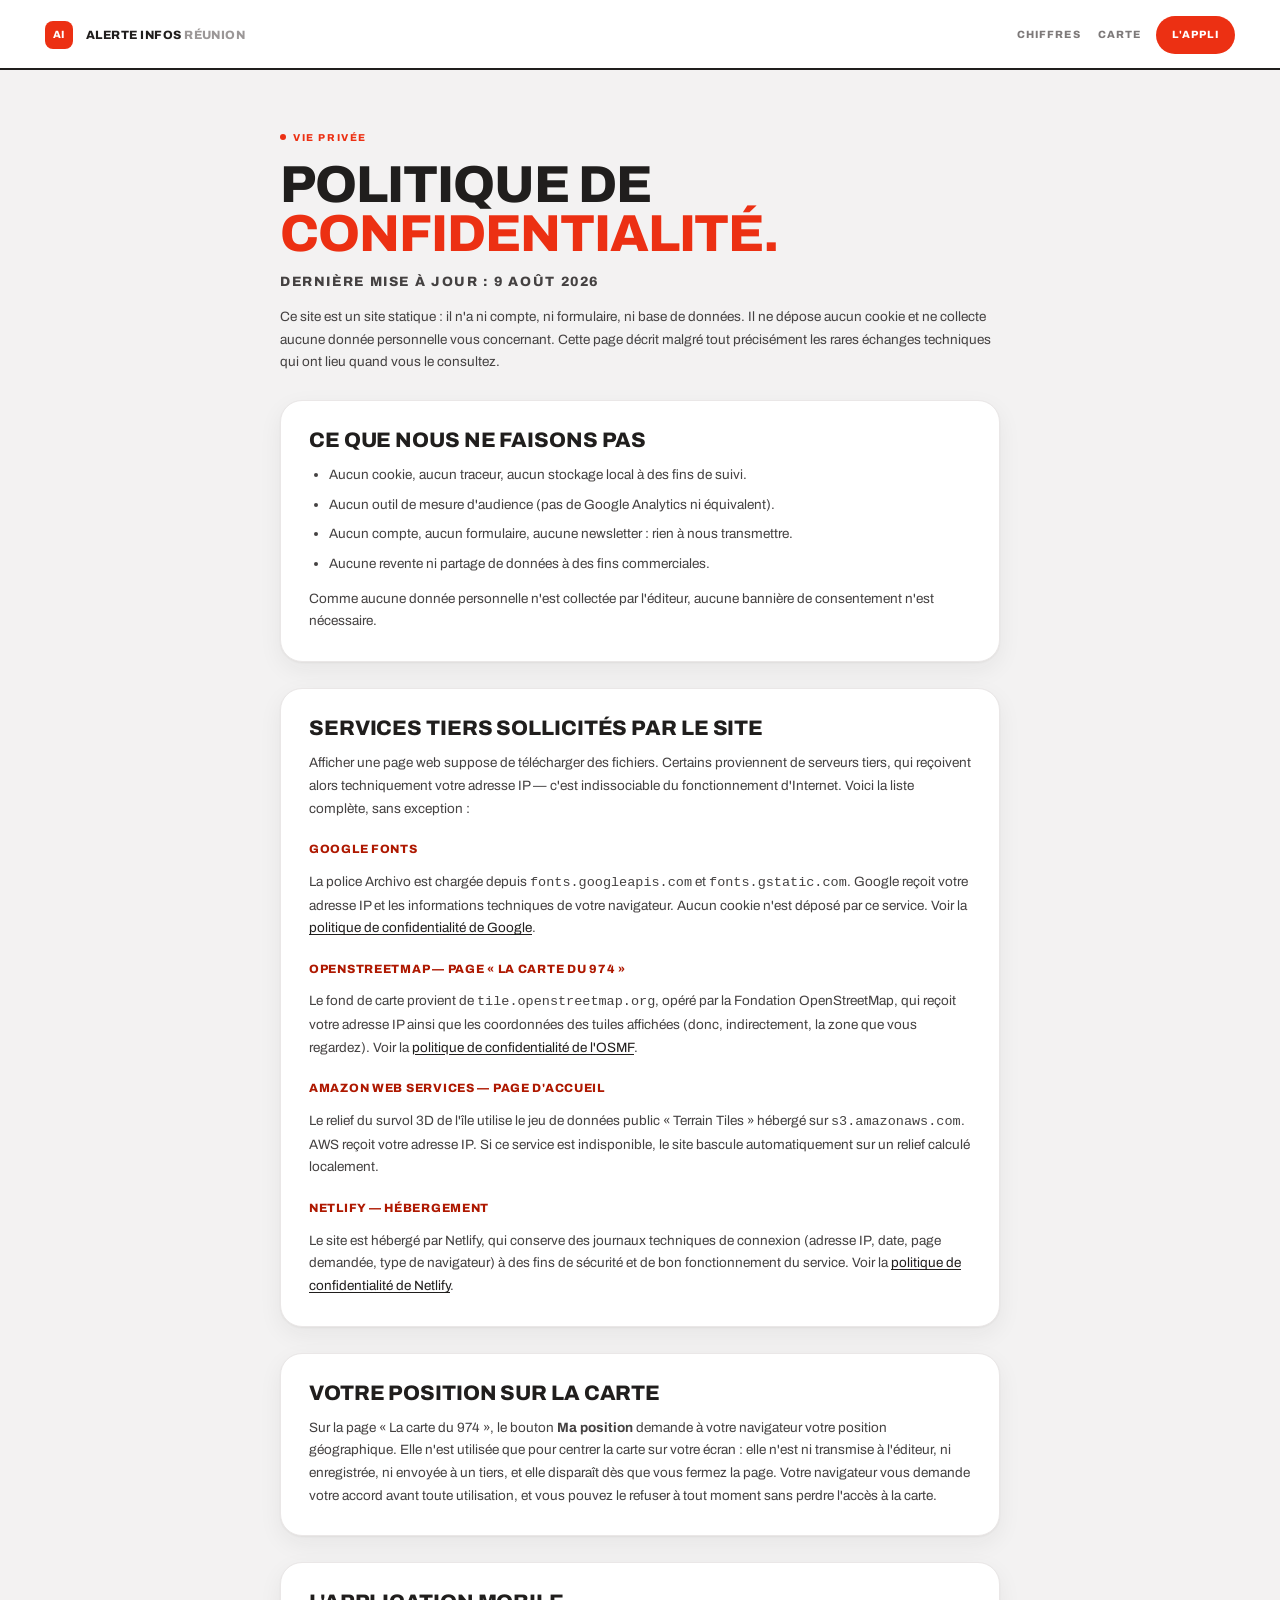
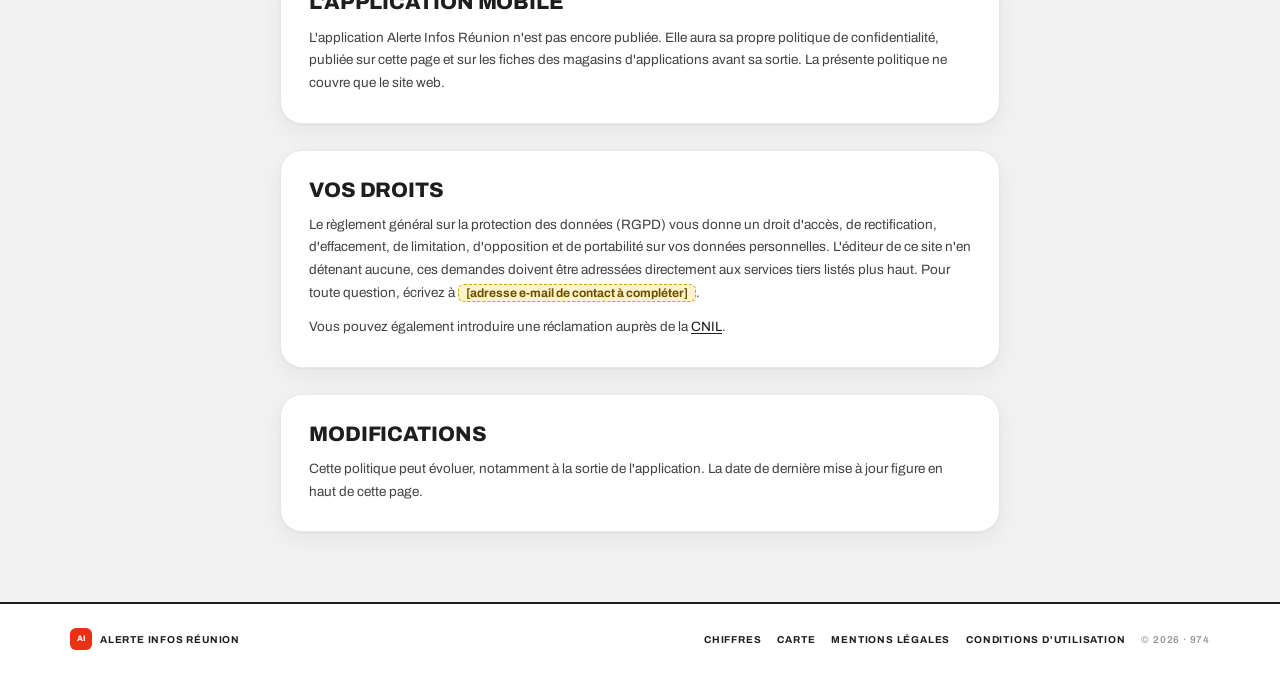
<file: confidentialite.html>
<!doctype html>
<html lang="fr">
  <head>
    <meta charset="utf-8">
    <meta name="viewport" content="width=device-width, initial-scale=1">
    <title>Politique de confidentialité — Alerte Infos Réunion</title>
    <meta name="description" content="Ce que le site Alerte Infos Réunion collecte (rien), les services tiers qu'il sollicite et vos droits sur vos données.">
    <meta name="theme-color" content="#ec3013">
    <meta property="og:type" content="website">
    <meta property="og:site_name" content="Alerte Infos Réunion">
    <meta property="og:title" content="Politique de confidentialité — Alerte Infos Réunion">
    <meta property="og:locale" content="fr_FR">
    <link rel="icon" href="data:image/svg+xml,%3Csvg xmlns='http://www.w3.org/2000/svg' viewBox='0 0 64 64'%3E%3Crect width='64' height='64' fill='%23ec3013'/%3E%3Ctext x='32' y='43' text-anchor='middle' font-family='Arial, sans-serif' font-weight='800' font-size='26' fill='white'%3EAI%3C/text%3E%3C/svg%3E">
    <link rel="preconnect" href="https://fonts.googleapis.com">
    <link rel="preconnect" href="https://fonts.gstatic.com" crossorigin>
    <link rel="stylesheet" href="https://fonts.googleapis.com/css2?family=Archivo:wght@400;600;800&display=swap">
    <link rel="stylesheet" href="commun.css">
    <link rel="stylesheet" href="legal.css">
  </head>
  <body>

    <nav class="topbar">
      <span class="brand-mark">AI</span>
      <span class="brand-name"><a href="./">Alerte Infos <em>Réunion</em></a></span>
      <a class="topbar-link" href="chiffres.html">Chiffres</a>
      <a class="topbar-link" href="carte.html">Carte</a>
      <a href="./#dl" class="topbar-cta">L'appli</a>
    </nav>
    <div class="rule"></div>

    <main class="legal">
      <span class="kicker"><i></i>Vie privée</span>
      <h1>Politique de <span>confidentialité.</span></h1>
      <p class="legal-date">Dernière mise à jour : 9 août 2026</p>
      <p class="legal-lede">
        Ce site est un site statique : il n'a ni compte, ni formulaire, ni base
        de données. Il ne dépose aucun cookie et ne collecte aucune donnée
        personnelle vous concernant. Cette page décrit malgré tout précisément
        les rares échanges techniques qui ont lieu quand vous le consultez.
      </p>

      <section>
        <h2>Ce que nous ne faisons pas</h2>
        <ul>
          <li>Aucun cookie, aucun traceur, aucun stockage local à des fins de suivi.</li>
          <li>Aucun outil de mesure d'audience (pas de Google Analytics ni équivalent).</li>
          <li>Aucun compte, aucun formulaire, aucune newsletter : rien à nous transmettre.</li>
          <li>Aucune revente ni partage de données à des fins commerciales.</li>
        </ul>
        <p>
          Comme aucune donnée personnelle n'est collectée par l'éditeur, aucune
          bannière de consentement n'est nécessaire.
        </p>
      </section>

      <section>
        <h2>Services tiers sollicités par le site</h2>
        <p>
          Afficher une page web suppose de télécharger des fichiers. Certains
          proviennent de serveurs tiers, qui reçoivent alors techniquement votre
          adresse IP — c'est indissociable du fonctionnement d'Internet. Voici la
          liste complète, sans exception :
        </p>

        <h3>Google Fonts</h3>
        <p>
          La police Archivo est chargée depuis <code>fonts.googleapis.com</code> et
          <code>fonts.gstatic.com</code>. Google reçoit votre adresse IP et les
          informations techniques de votre navigateur. Aucun cookie n'est déposé
          par ce service. Voir la
          <a href="https://policies.google.com/privacy" rel="noopener">politique de confidentialité de Google</a>.
        </p>

        <h3>OpenStreetMap — page « La carte du 974 »</h3>
        <p>
          Le fond de carte provient de <code>tile.openstreetmap.org</code>, opéré
          par la Fondation OpenStreetMap, qui reçoit votre adresse IP ainsi que
          les coordonnées des tuiles affichées (donc, indirectement, la zone que
          vous regardez). Voir la
          <a href="https://wiki.osmfoundation.org/wiki/Privacy_Policy" rel="noopener">politique de confidentialité de l'OSMF</a>.
        </p>

        <h3>Amazon Web Services — page d'accueil</h3>
        <p>
          Le relief du survol 3D de l'île utilise le jeu de données public
          « Terrain Tiles » hébergé sur <code>s3.amazonaws.com</code>. AWS reçoit
          votre adresse IP. Si ce service est indisponible, le site bascule
          automatiquement sur un relief calculé localement.
        </p>

        <h3>Netlify — hébergement</h3>
        <p>
          Le site est hébergé par Netlify, qui conserve des journaux techniques
          de connexion (adresse IP, date, page demandée, type de navigateur) à
          des fins de sécurité et de bon fonctionnement du service. Voir la
          <a href="https://www.netlify.com/privacy/" rel="noopener">politique de confidentialité de Netlify</a>.
        </p>
      </section>

      <section>
        <h2>Votre position sur la carte</h2>
        <p>
          Sur la page « La carte du 974 », le bouton <b>Ma position</b> demande à
          votre navigateur votre position géographique. Elle n'est utilisée que
          pour centrer la carte sur votre écran : elle n'est ni transmise à
          l'éditeur, ni enregistrée, ni envoyée à un tiers, et elle disparaît dès
          que vous fermez la page. Votre navigateur vous demande votre accord
          avant toute utilisation, et vous pouvez le refuser à tout moment sans
          perdre l'accès à la carte.
        </p>
      </section>

      <section>
        <h2>L'application mobile</h2>
        <p>
          L'application Alerte Infos Réunion n'est pas encore publiée. Elle aura
          sa propre politique de confidentialité, publiée sur cette page et sur
          les fiches des magasins d'applications avant sa sortie. La présente
          politique ne couvre que le site web.
        </p>
      </section>

      <section>
        <h2>Vos droits</h2>
        <p>
          Le règlement général sur la protection des données (RGPD) vous donne un
          droit d'accès, de rectification, d'effacement, de limitation,
          d'opposition et de portabilité sur vos données personnelles. L'éditeur
          de ce site n'en détenant aucune, ces demandes doivent être adressées
          directement aux services tiers listés plus haut. Pour toute question,
          écrivez à <span class="todo">[adresse e-mail de contact à compléter]</span>.
        </p>
        <p>
          Vous pouvez également introduire une réclamation auprès de la
          <a href="https://www.cnil.fr/fr/plaintes" rel="noopener">CNIL</a>.
        </p>
      </section>

      <section>
        <h2>Modifications</h2>
        <p>
          Cette politique peut évoluer, notamment à la sortie de l'application.
          La date de dernière mise à jour figure en haut de cette page.
        </p>
      </section>
    </main>

    <footer>
      <div class="footer-inner">
        <span class="footer-brand">
          <i>AI</i>
          <span><a href="./">Alerte Infos Réunion</a></span>
        </span>
        <a href="chiffres.html">Chiffres</a>
        <a href="carte.html">Carte</a>
        <a href="mentions-legales.html">Mentions légales</a>
        <a href="conditions.html">Conditions d'utilisation</a>
        <span class="footer-copy">© 2026 · 974</span>
      </div>
    </footer>

  </body>
</html>
</file>
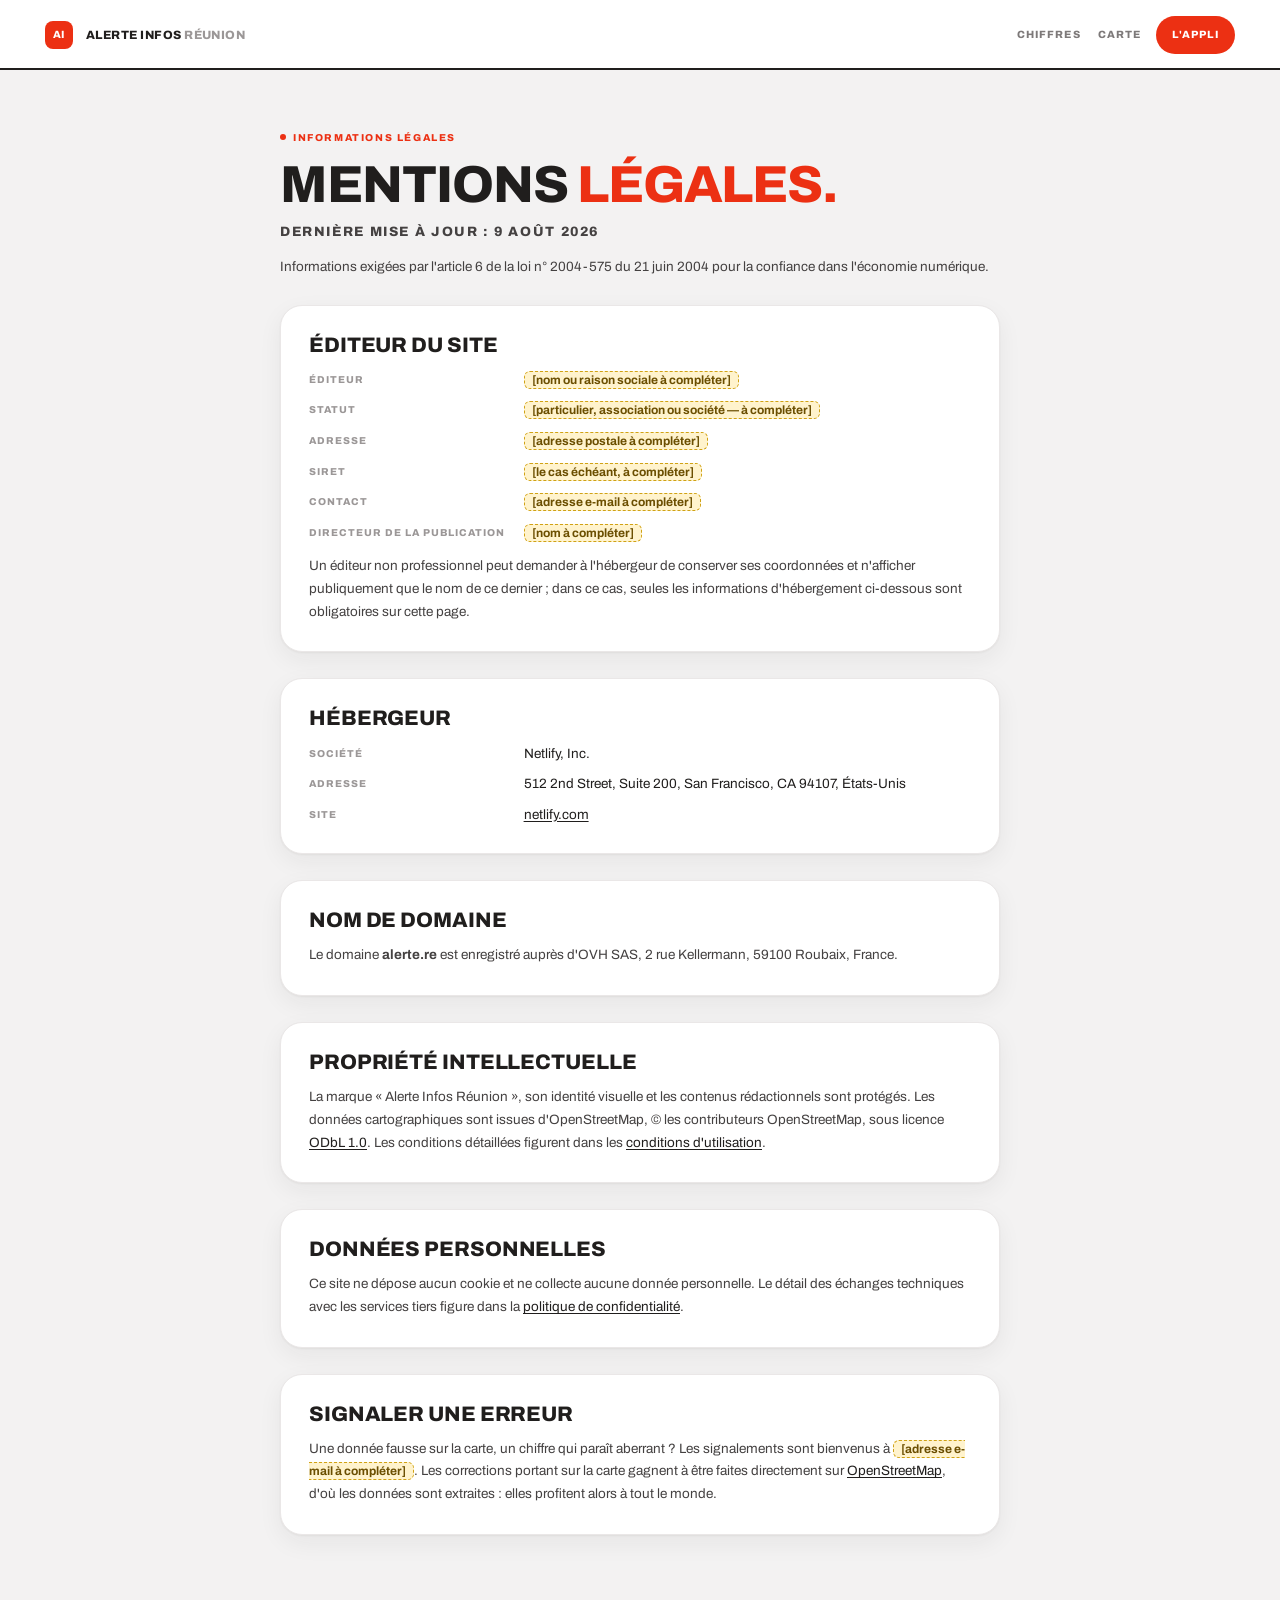
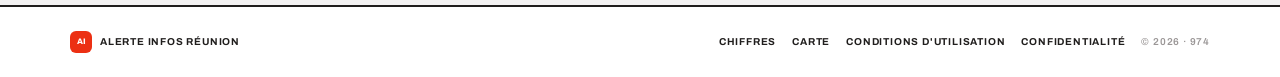
<file: mentions-legales.html>
<!doctype html>
<html lang="fr">
  <head>
    <meta charset="utf-8">
    <meta name="viewport" content="width=device-width, initial-scale=1">
    <title>Mentions légales — Alerte Infos Réunion</title>
    <meta name="description" content="Éditeur, directeur de publication, hébergeur et contact du site Alerte Infos Réunion.">
    <meta name="theme-color" content="#ec3013">
    <meta property="og:type" content="website">
    <meta property="og:site_name" content="Alerte Infos Réunion">
    <meta property="og:title" content="Mentions légales — Alerte Infos Réunion">
    <meta property="og:locale" content="fr_FR">
    <link rel="icon" href="data:image/svg+xml,%3Csvg xmlns='http://www.w3.org/2000/svg' viewBox='0 0 64 64'%3E%3Crect width='64' height='64' fill='%23ec3013'/%3E%3Ctext x='32' y='43' text-anchor='middle' font-family='Arial, sans-serif' font-weight='800' font-size='26' fill='white'%3EAI%3C/text%3E%3C/svg%3E">
    <link rel="preconnect" href="https://fonts.googleapis.com">
    <link rel="preconnect" href="https://fonts.gstatic.com" crossorigin>
    <link rel="stylesheet" href="https://fonts.googleapis.com/css2?family=Archivo:wght@400;600;800&display=swap">
    <link rel="stylesheet" href="commun.css">
    <link rel="stylesheet" href="legal.css">
  </head>
  <body>

    <nav class="topbar">
      <span class="brand-mark">AI</span>
      <span class="brand-name"><a href="./">Alerte Infos <em>Réunion</em></a></span>
      <a class="topbar-link" href="chiffres.html">Chiffres</a>
      <a class="topbar-link" href="carte.html">Carte</a>
      <a href="./#dl" class="topbar-cta">L'appli</a>
    </nav>
    <div class="rule"></div>

    <main class="legal">
      <span class="kicker"><i></i>Informations légales</span>
      <h1>Mentions <span>légales.</span></h1>
      <p class="legal-date">Dernière mise à jour : 9 août 2026</p>
      <p class="legal-lede">
        Informations exigées par l'article 6 de la loi n° 2004-575 du 21 juin
        2004 pour la confiance dans l'économie numérique.
      </p>

      <section>
        <h2>Éditeur du site</h2>
        <dl>
          <dt>Éditeur</dt>
          <dd><span class="todo">[nom ou raison sociale à compléter]</span></dd>
          <dt>Statut</dt>
          <dd><span class="todo">[particulier, association ou société — à compléter]</span></dd>
          <dt>Adresse</dt>
          <dd><span class="todo">[adresse postale à compléter]</span></dd>
          <dt>SIRET</dt>
          <dd><span class="todo">[le cas échéant, à compléter]</span></dd>
          <dt>Contact</dt>
          <dd><span class="todo">[adresse e-mail à compléter]</span></dd>
          <dt>Directeur de la publication</dt>
          <dd><span class="todo">[nom à compléter]</span></dd>
        </dl>
        <p>
          Un éditeur non professionnel peut demander à l'hébergeur de conserver
          ses coordonnées et n'afficher publiquement que le nom de ce dernier ;
          dans ce cas, seules les informations d'hébergement ci-dessous sont
          obligatoires sur cette page.
        </p>
      </section>

      <section>
        <h2>Hébergeur</h2>
        <dl>
          <dt>Société</dt>
          <dd>Netlify, Inc.</dd>
          <dt>Adresse</dt>
          <dd>512 2nd Street, Suite 200, San Francisco, CA 94107, États-Unis</dd>
          <dt>Site</dt>
          <dd><a href="https://www.netlify.com" rel="noopener">netlify.com</a></dd>
        </dl>
      </section>

      <section>
        <h2>Nom de domaine</h2>
        <p>
          Le domaine <b>alerte.re</b> est enregistré auprès d'OVH SAS,
          2 rue Kellermann, 59100 Roubaix, France.
        </p>
      </section>

      <section>
        <h2>Propriété intellectuelle</h2>
        <p>
          La marque « Alerte Infos Réunion », son identité visuelle et les
          contenus rédactionnels sont protégés. Les données cartographiques sont
          issues d'OpenStreetMap, © les contributeurs OpenStreetMap, sous licence
          <a href="https://opendatacommons.org/licenses/odbl/1-0/" rel="noopener">ODbL 1.0</a>.
          Les conditions détaillées figurent dans les
          <a href="conditions.html">conditions d'utilisation</a>.
        </p>
      </section>

      <section>
        <h2>Données personnelles</h2>
        <p>
          Ce site ne dépose aucun cookie et ne collecte aucune donnée
          personnelle. Le détail des échanges techniques avec les services tiers
          figure dans la
          <a href="confidentialite.html">politique de confidentialité</a>.
        </p>
      </section>

      <section>
        <h2>Signaler une erreur</h2>
        <p>
          Une donnée fausse sur la carte, un chiffre qui paraît aberrant ? Les
          signalements sont bienvenus à
          <span class="todo">[adresse e-mail à compléter]</span>. Les corrections
          portant sur la carte gagnent à être faites directement sur
          <a href="https://www.openstreetmap.org" rel="noopener">OpenStreetMap</a>,
          d'où les données sont extraites : elles profitent alors à tout le monde.
        </p>
      </section>
    </main>

    <footer>
      <div class="footer-inner">
        <span class="footer-brand">
          <i>AI</i>
          <span><a href="./">Alerte Infos Réunion</a></span>
        </span>
        <a href="chiffres.html">Chiffres</a>
        <a href="carte.html">Carte</a>
        <a href="conditions.html">Conditions d'utilisation</a>
        <a href="confidentialite.html">Confidentialité</a>
        <span class="footer-copy">© 2026 · 974</span>
      </div>
    </footer>

  </body>
</html>
</file>
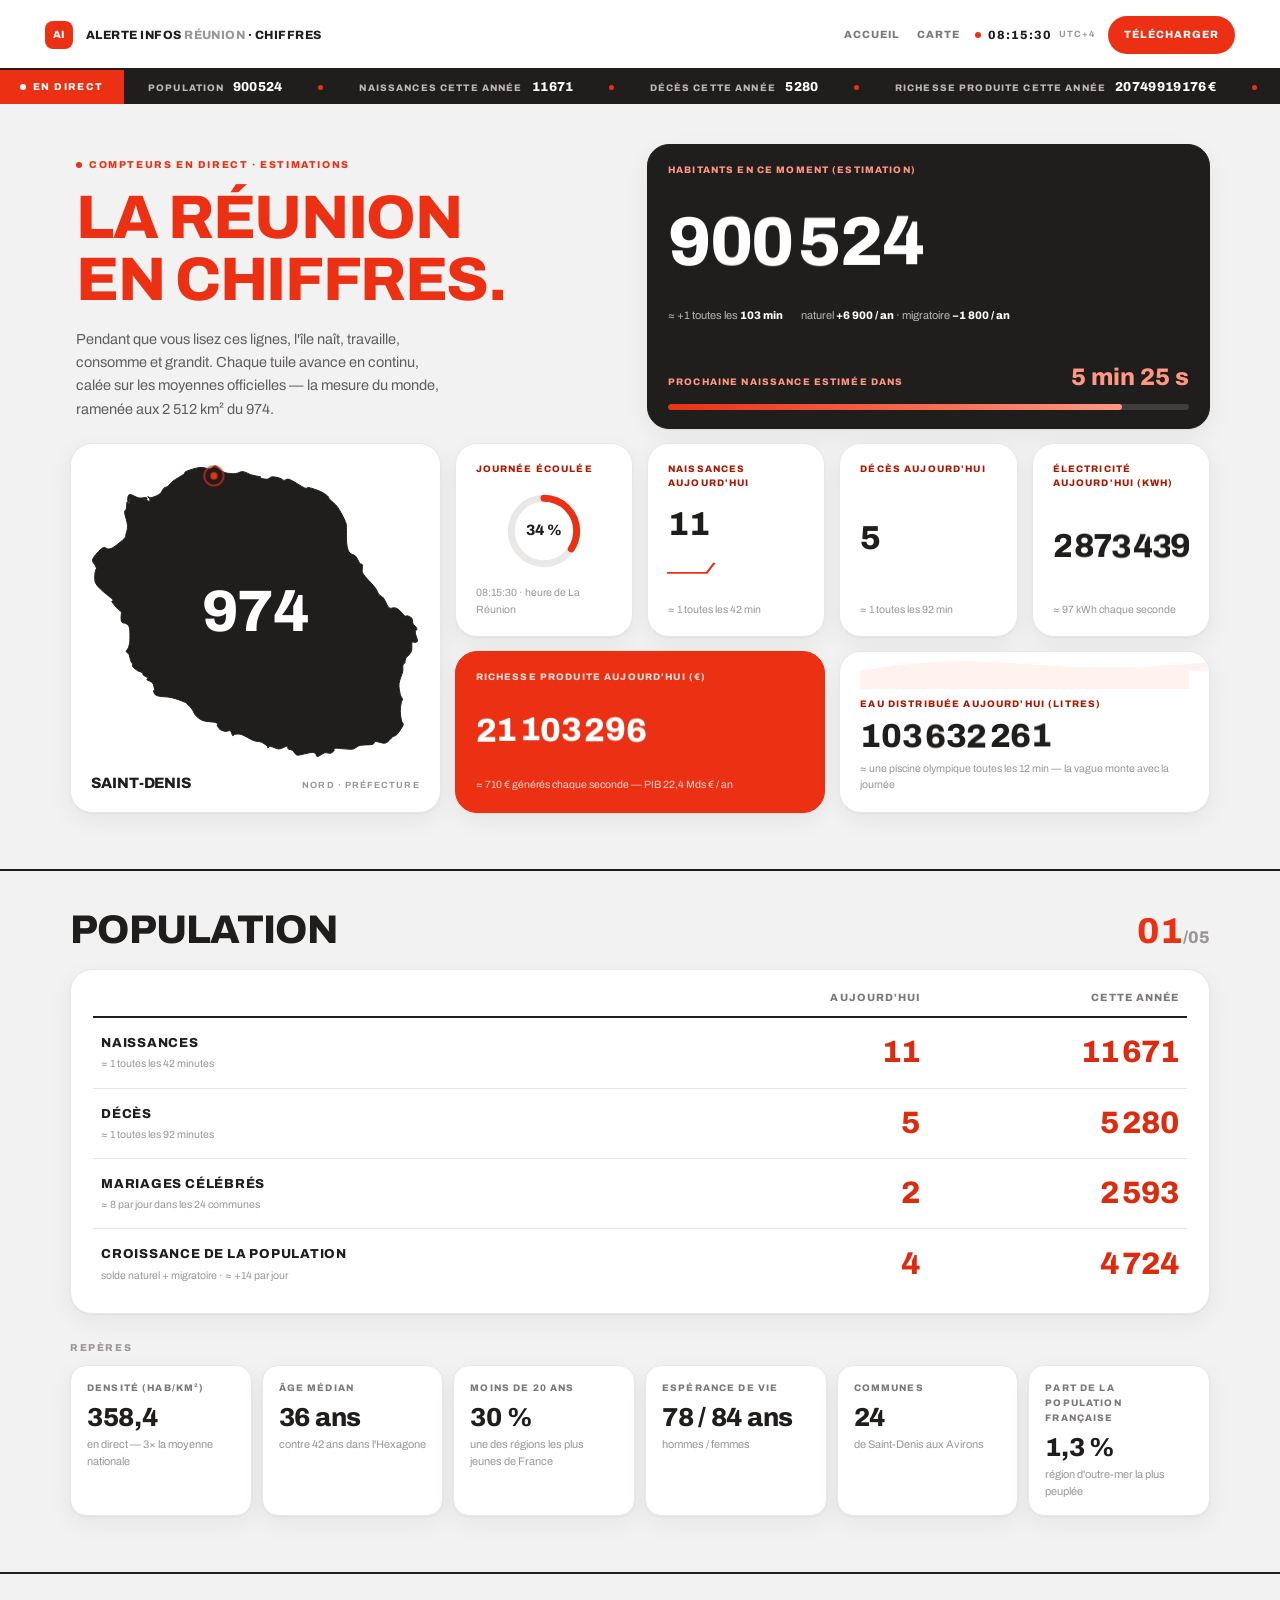
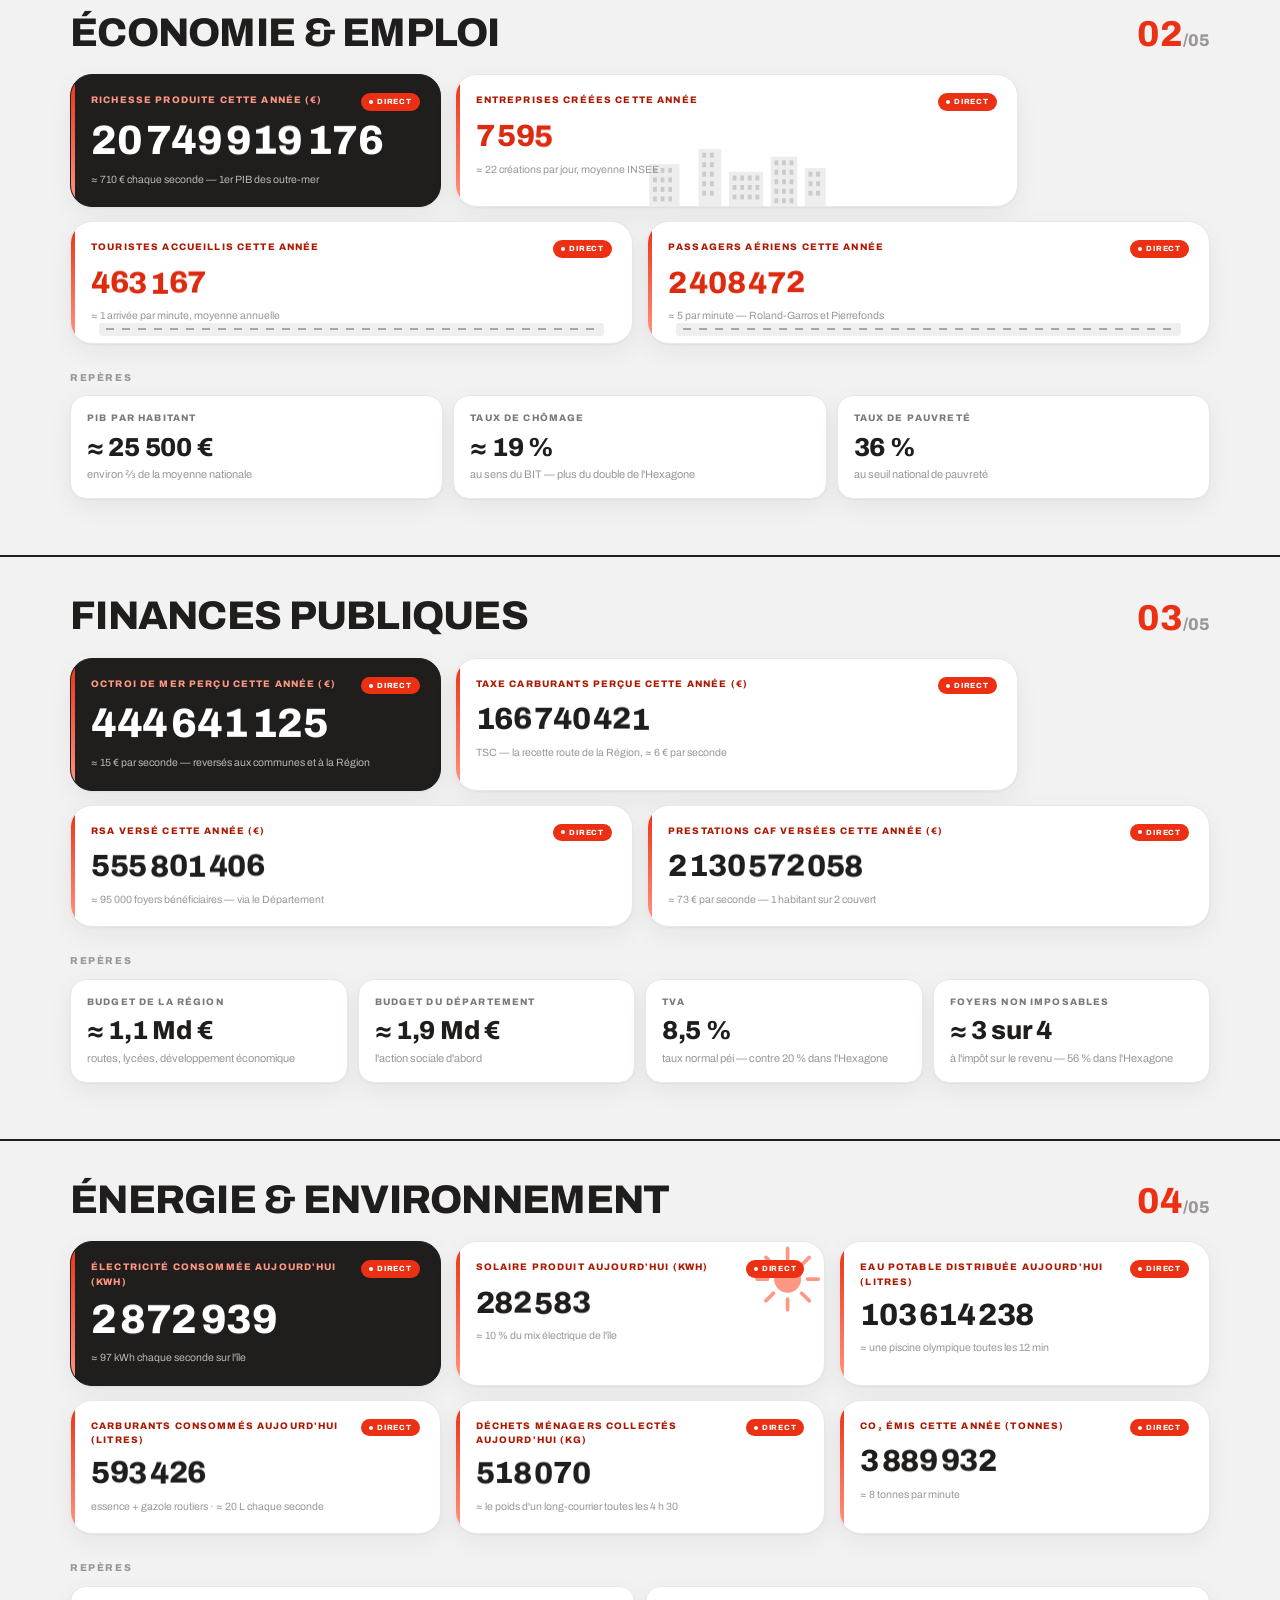
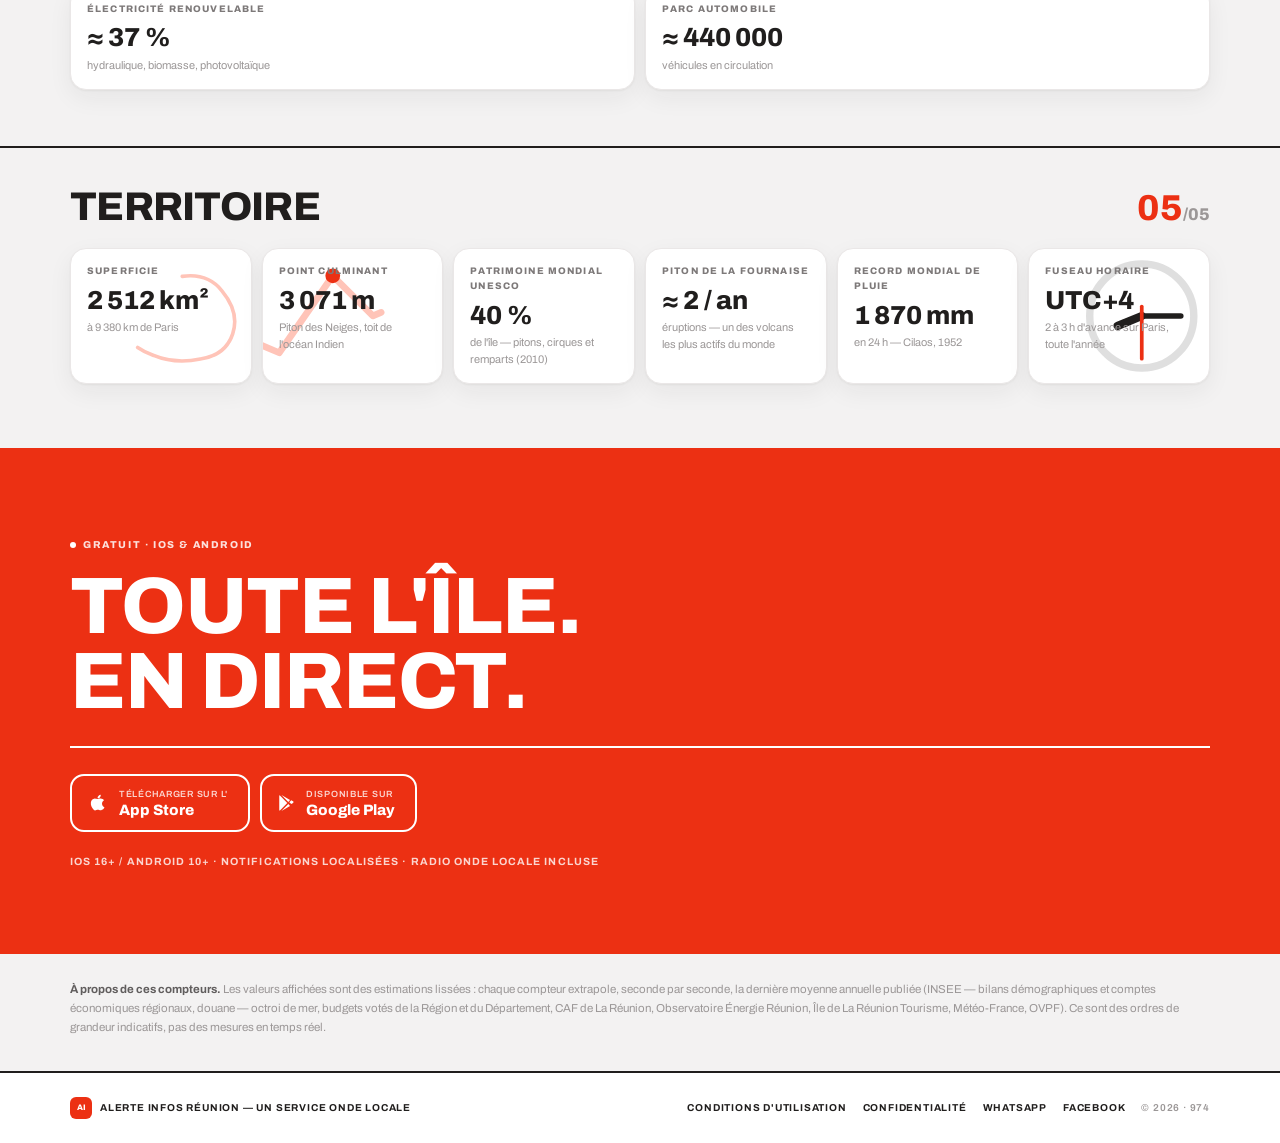
<file: alerte-infos/chiffres.html>
<!doctype html>
<html lang="fr">
  <head>
    <meta charset="utf-8">
    <meta name="viewport" content="width=device-width, initial-scale=1">
    <title>La Réunion en chiffres — Alerte Infos</title>
    <meta
      name="description"
      content="Population, naissances, économie, finances publiques, énergie : les compteurs de La Réunion estimés en temps réel, façon compteur mondial, à l'échelle 974."
    >
    <meta name="theme-color" content="#ec3013">
    <meta property="og:type" content="website">
    <meta property="og:site_name" content="Alerte Infos Réunion">
    <meta property="og:title" content="La Réunion en chiffres — le tableau de bord en direct">
    <meta property="og:description" content="Population, naissances, richesse produite, énergie : les compteurs vivants de l'île, calés sur les moyennes officielles.">
    <meta property="og:locale" content="fr_FR">
    <meta name="twitter:card" content="summary">
    <link rel="preconnect" href="https://fonts.googleapis.com">
    <link rel="preconnect" href="https://fonts.gstatic.com" crossorigin>
    <link rel="stylesheet" href="https://fonts.googleapis.com/css2?family=Archivo:wght@400;600;800&display=swap">
    <link rel="icon" href="data:image/svg+xml,%3Csvg xmlns='http://www.w3.org/2000/svg' viewBox='0 0 64 64'%3E%3Crect width='64' height='64' fill='%23ec3013'/%3E%3Ctext x='32' y='43' text-anchor='middle' font-family='Arial, sans-serif' font-weight='800' font-size='26' fill='white'%3EAI%3C/text%3E%3C/svg%3E">
    <link rel="stylesheet" href="commun.css">
    <link rel="stylesheet" href="chiffres.css">
  </head>
  <body>

    <nav class="topbar">
      <span class="brand-mark">AI</span>
      <span class="brand-name"><a href="./">Alerte Infos <em>Réunion</em></a> · Chiffres</span>
      <a class="topbar-link" href="./">Accueil</a>
      <a class="topbar-link" href="carte.html">Carte</a>
      <span class="topbar-clock" title="Heure de La Réunion (UTC+4)">
        <i class="blink"></i><span class="clock-time">--:--:--</span><small>UTC+4</small>
      </span>
      <a href="#dl" class="topbar-cta">Télécharger</a>
    </nav>
    <div class="rule"></div>

    <div class="ticker" aria-hidden="true">
      <span class="ticker-flag"><i class="blink"></i>En direct</span>
      <div class="ticker-viewport">
        <div class="ticker-track">
          <span class="ticker-item"><em>Population</em><b class="counter" data-mode="abs" data-base="895800" data-rate-year="5100">—</b></span>
          <span class="ticker-item"><em>Naissances cette année</em><b class="counter" data-mode="year" data-rate-year="12600">—</b></span>
          <span class="ticker-item"><em>Décès cette année</em><b class="counter" data-mode="year" data-rate-year="5700">—</b></span>
          <span class="ticker-item"><em>Richesse produite cette année</em><b><span class="counter" data-mode="year" data-rate-year="22400000000">—</span> €</b></span>
          <span class="ticker-item"><em>Octroi de mer cette année</em><b><span class="counter" data-mode="year" data-rate-year="480000000">—</span> €</b></span>
          <span class="ticker-item"><em>Prestations CAF cette année</em><b><span class="counter" data-mode="year" data-rate-year="2300000000">—</span> €</b></span>
          <span class="ticker-item"><em>Électricité aujourd'hui</em><b><span class="counter" data-mode="day" data-rate-year="3050000000">—</span> kWh</b></span>
          <span class="ticker-item"><em>Eau distribuée aujourd'hui</em><b><span class="counter" data-mode="day" data-rate-year="110000000000">—</span> L</b></span>
          <span class="ticker-item"><em>CO₂ cette année</em><b><span class="counter" data-mode="year" data-rate-year="4200000">—</span> t</b></span>
          <span class="ticker-item"><em>Touristes cette année</em><b class="counter" data-mode="year" data-rate-year="500000">—</b></span>
          <span class="ticker-item"><em>Entreprises créées cette année</em><b class="counter" data-mode="year" data-rate-year="8200">—</b></span>
          <span class="ticker-item"><em>Déchets aujourd'hui</em><b><span class="counter" data-mode="day" data-rate-year="550000000">—</span> kg</b></span>
        </div>
      </div>
    </div>

    <header class="hero">
      <div class="bento">
        <div class="cell cell-title cell-span3 cell-row2">
          <div>
            <span class="kicker"><i class="blink"></i>Compteurs en direct · Estimations</span>
            <h1>
              <span class="mask"><i class="maskup">La Réunion</i></span>
              <span class="mask mask-2"><i class="maskup">en chiffres.</i></span>
            </h1>
            <p class="hero-lede">
              Pendant que vous lisez ces lignes, l'île naît, travaille, consomme
              et grandit. Chaque tuile avance en continu, calée sur les moyennes
              officielles — la mesure du monde, ramenée aux 2 512 km² du 974.
            </p>
          </div>
        </div>

        <div class="cell cell-dark cell-span3 cell-row2">
          <span class="cell-label">Habitants en ce moment (estimation)</span>
          <span class="cell-big counter" data-mode="abs" data-base="895800" data-rate-year="5100">—</span>
          <div class="pop-meta">
            <span>≈ +1 toutes les <b>103 min</b></span>
            <span>naturel <b>+6 900 / an</b> · migratoire <b>−1 800 / an</b></span>
          </div>
          <div class="next-birth">
            <div class="next-birth-top">
              <span class="cell-label">Prochaine naissance estimée dans</span>
              <span class="next-birth-time countdown" data-rate-year="12600">—</span>
            </div>
            <div class="meter"><i class="meter-fill" data-rate-year="12600"></i></div>
          </div>
        </div>

        <div class="cell cell-map cell-span2 cell-row2">
      <figure class="hero-map" aria-hidden="true">
        <svg viewBox="-24 -24 1049 944" role="img">
          <path class="island-path" pathLength="1000" fill="#201e1d" d="M61 412C55.0 405.3 32.0 388.3 23 379C14.0 369.7 9.5 365.3 7 356C4.5 346.7 6.7 330.0 8 323C9.3 316.0 14.3 315.2 15 314C15.7 312.8 13.2 317.0 12 316C10.8 315.0 10.0 312.8 8 308C6.0 303.2 -3.7 296.2 0 287C3.7 277.8 22.0 258.2 30 253C38.0 247.8 42.2 256.5 48 256C53.8 255.5 56.8 255.3 65 250C73.2 244.7 90.8 230.5 97 224C103.2 217.5 100.3 217.7 102 211C103.7 204.3 107.7 195.2 107 184C106.3 172.8 98.7 152.5 98 144C97.3 135.5 101.8 138.2 103 133C104.2 127.8 104.0 116.2 105 113C106.0 109.8 108.8 111.7 109 114C109.2 116.3 106.0 126.8 106 127C106.0 127.2 107.8 116.3 109 115C110.2 113.7 112.2 120.0 113 119C113.8 118.0 113.3 110.5 114 109C114.7 107.5 116.8 110.2 117 110C117.2 109.8 114.8 108.7 115 108C115.2 107.3 118.3 106.5 118 106C117.7 105.5 113.3 105.7 113 105C112.7 104.3 116.2 102.5 116 102C115.8 101.5 112.5 100.5 112 102C111.5 103.5 113.7 109.7 113 111C112.3 112.3 108.7 113.0 108 110C107.3 107.0 107.3 96.5 109 93C110.7 89.5 112.5 88.0 118 89C123.5 90.0 134.3 97.5 142 99C149.7 100.5 160.0 97.3 164 98C168.0 98.7 167.0 102.0 166 103C165.0 104.0 159.3 103.5 158 104C156.7 104.5 156.7 105.8 158 106C159.3 106.2 163.2 104.3 166 105C168.8 105.7 173.5 110.8 175 110C176.5 109.2 175.5 101.8 175 100C174.5 98.2 172.8 100.0 172 99C171.2 98.0 169.8 94.2 170 94C170.2 93.8 170.7 97.5 173 98C175.3 98.5 178.5 98.8 184 97C189.5 95.2 200.2 91.7 206 87C211.8 82.3 214.8 73.0 219 69C223.2 65.0 226.3 66.7 231 63C235.7 59.3 238.8 53.2 247 47C255.2 40.8 273.2 31.0 280 26C286.8 21.0 279.7 20.5 288 17C296.3 13.5 318.2 6.3 330 5C341.8 3.7 351.0 9.8 359 9C367.0 8.2 372.2 -0.8 378 0C383.8 0.8 388.5 10.3 394 14C399.5 17.7 403.3 20.3 411 22C418.7 23.7 431.5 24.7 440 24C448.5 23.3 453.8 17.3 462 18C470.2 18.7 480.0 25.3 489 28C498.0 30.7 511.8 32.7 516 34C520.2 35.3 512.7 35.0 514 36C515.3 37.0 519.8 39.2 524 40C528.2 40.8 534.3 42.0 539 41C543.7 40.0 545.8 34.5 552 34C558.2 33.5 569.8 36.2 576 38C582.2 39.8 584.0 44.3 589 45C594.0 45.7 595.5 38.2 606 42C616.5 45.8 642.2 63.8 652 68C661.8 72.2 656.8 65.2 665 67C673.2 68.8 691.3 74.7 701 79C710.7 83.3 718.2 88.8 723 93C727.8 97.2 725.0 98.5 730 104C735.0 109.5 745.7 116.2 753 126C760.3 135.8 769.8 155.2 774 163C778.2 170.8 776.8 169.3 778 173C779.2 176.7 780.3 173.7 781 185C781.7 196.3 780.3 227.2 782 241C783.7 254.8 786.5 261.8 791 268C795.5 274.2 803.8 272.7 809 278C814.2 283.3 818.5 295.5 822 300C825.5 304.5 828.7 300.7 830 305C831.3 309.3 828.5 320.0 830 326C831.5 332.0 832.3 332.7 839 341C845.7 349.3 863.0 366.8 870 376C877.0 385.2 876.8 390.8 881 396C885.2 401.2 890.3 400.8 895 407C899.7 413.2 905.2 427.7 909 433C912.8 438.3 915.0 438.3 918 439C921.0 439.7 923.2 436.5 927 437C930.8 437.5 936.0 438.3 941 442C946.0 445.7 953.2 455.5 957 459C960.8 462.5 962.0 462.5 964 463C966.0 463.5 965.8 460.8 969 462C972.2 463.2 980.2 466.0 983 470C985.8 474.0 983.7 481.2 986 486C988.3 490.8 995.2 495.7 997 499C998.8 502.3 997.5 504.5 997 506C996.5 507.5 994.5 506.0 994 508C993.5 510.0 993.0 512.8 994 518C995.0 523.2 1000.3 534.7 1000 539C999.7 543.3 994.8 543.2 992 544C989.2 544.8 984.7 540.0 983 544C981.3 548.0 983.3 561.8 982 568C980.7 574.2 978.0 577.0 975 581C972.0 585.0 966.3 587.8 964 592C961.7 596.2 962.5 602.2 961 606C959.5 609.8 956.2 610.2 955 615C953.8 619.8 956.0 625.7 954 635C952.0 644.3 944.2 659.5 943 671C941.8 682.5 945.2 696.0 947 704C948.8 712.0 953.5 715.0 954 719C954.5 723.0 951.2 721.7 950 728C948.8 734.3 946.8 747.3 947 757C947.2 766.7 949.5 779.8 951 786C952.5 792.2 955.7 791.0 956 794C956.3 797.0 956.3 798.3 953 804C949.7 809.7 941.0 822.8 936 828C931.0 833.2 928.8 830.7 923 835C917.2 839.3 909.7 851.7 901 854C892.3 856.3 877.7 848.3 871 849C864.3 849.7 869.0 856.0 861 858C853.0 860.0 832.0 859.0 823 861C814.0 863.0 811.8 868.0 807 870C802.2 872.0 803.5 873.0 794 873C784.5 873.0 758.5 870.0 750 870C741.5 870.0 744.2 871.8 743 873C741.8 874.2 744.7 875.0 743 877C741.3 879.0 737.8 883.8 733 885C728.2 886.2 720.5 882.3 714 884C707.5 885.7 698.3 893.7 694 895C689.7 896.3 689.3 893.5 688 892C686.7 890.5 688.7 887.5 686 886C683.3 884.5 680.8 882.2 672 883C663.2 883.8 641.3 890.7 633 891C624.7 891.3 625.0 887.5 622 885C619.0 882.5 618.3 878.2 615 876C611.7 873.8 605.0 874.0 602 872C599.0 870.0 601.8 864.0 597 864C592.2 864.0 581.3 872.0 573 872C564.7 872.0 552.7 864.5 547 864C541.3 863.5 540.7 869.2 539 869C537.3 868.8 540.3 866.0 537 863C533.7 860.0 526.0 853.8 519 851C512.0 848.2 505.0 849.8 495 846C485.0 842.2 468.5 831.2 459 828C449.5 824.8 442.7 826.5 438 827C433.3 827.5 433.5 832.8 431 831C428.5 829.2 426.7 818.2 423 816C419.3 813.8 414.2 818.7 409 818C403.8 817.3 396.3 815.0 392 812C387.7 809.0 384.3 802.8 383 800C381.7 797.2 385.3 796.7 384 795C382.7 793.3 381.7 791.5 375 790C368.3 788.5 352.0 788.0 344 786C336.0 784.0 332.0 781.5 327 778C322.0 774.5 317.5 769.7 314 765C310.5 760.3 310.0 755.3 306 750C302.0 744.7 294.2 736.8 290 733C285.8 729.2 288.8 730.2 281 727C273.2 723.8 256.8 717.2 243 714C229.2 710.8 207.3 711.3 198 708C188.7 704.7 188.3 697.2 187 694C185.7 690.8 190.5 693.2 190 689C189.5 684.8 187.8 674.0 184 669C180.2 664.0 169.5 661.7 167 659C164.5 656.3 170.8 655.3 169 653C167.2 650.7 158.8 647.7 156 645C153.2 642.3 155.0 639.3 152 637C149.0 634.7 142.8 634.0 138 631C133.2 628.0 125.7 622.5 123 619C120.3 615.5 123.0 613.0 122 610C121.0 607.0 118.8 606.0 117 601C115.2 596.0 113.3 584.8 111 580C108.7 575.2 103.2 575.5 103 572C102.8 568.5 108.2 564.7 110 559C111.8 553.3 113.5 547.8 114 538C114.5 528.2 114.7 508.5 113 500C111.3 491.5 107.8 490.0 104 487C100.2 484.0 92.8 484.8 90 482C87.2 479.2 87.3 475.3 87 470C86.7 464.7 88.7 453.8 88 450C87.3 446.2 83.8 448.2 83 447C82.2 445.8 84.0 444.0 83 443C82.0 442.0 81.0 445.0 77 441C73.0 437.0 61.7 423.8 59 419C56.3 414.2 67.0 418.7 61 412Z"/>
          <text class="map-974" x="500" y="510" text-anchor="middle" fill="#fff" font-family="Archivo, sans-serif" font-weight="800" font-size="180" letter-spacing="-4">974</text>
          <g id="map-ping" style="transform:translate(373px,31px)">
            <circle class="ping" cx="0" cy="0" r="30" fill="none" stroke="#ec3013" stroke-width="4" style="transform-box:fill-box;transform-origin:center;animation:om-ping 2.2s cubic-bezier(.16,1,.3,1) infinite"></circle>
            <circle cx="0" cy="0" r="11" fill="#ec3013"></circle>
          </g>
        </svg>
      </figure>
          <div class="map-place"><b>Saint-Denis</b><span>Nord · préfecture</span></div>
        </div>

        <div class="cell cell-clock">
          <span class="cell-label">Journée écoulée</span>
          <div class="ring-wrap">
            <svg viewBox="0 0 36 36" aria-hidden="true">
              <circle class="ring-bg" cx="18" cy="18" r="15.9"></circle>
              <circle id="day-ring" class="ring-fg" cx="18" cy="18" r="15.9" pathLength="100" style="stroke-dashoffset:100"></circle>
            </svg>
            <b id="day-pct">—</b>
          </div>
          <span class="cell-note"><span class="clock-time">--:--:--</span> · heure de La Réunion</span>
        </div>

        <div class="cell">
          <span class="cell-label">Naissances aujourd'hui</span>
          <span class="cell-value counter" data-mode="day" data-rate-year="12600" data-confetti>—</span>
          <svg class="heartbeat" viewBox="0 0 120 28" preserveAspectRatio="none" aria-hidden="true">
            <polyline points="0,15 26,15 34,15 41,4 48,25 54,9 60,15 92,15 120,15"></polyline>
          </svg>
          <span class="cell-note">≈ 1 toutes les 42 min</span>
        </div>

        <div class="cell">
          <span class="cell-label">Décès aujourd'hui</span>
          <span class="cell-value counter" data-mode="day" data-rate-year="5700">—</span>
          <span class="cell-note">≈ 1 toutes les 92 min</span>
        </div>

        <div class="cell cell-elec" data-fx="bolt">
          <span class="cell-label">Électricité aujourd'hui (kWh)</span>
          <span class="cell-value counter" data-mode="day" data-rate-year="3050000000" data-unit="kWh">—</span>
          <span class="cell-note">≈ 97 kWh chaque seconde</span>
        </div>

        <div class="cell cell-red cell-pib cell-span2" data-fx="euros">
          <span class="cell-label">Richesse produite aujourd'hui (€)</span>
          <span class="cell-value counter" data-mode="day" data-rate-year="22400000000" data-unit="€">—</span>
          <span class="cell-note">≈ 710 € générés chaque seconde — PIB 22,4 Mds € / an</span>
        </div>

        <div class="cell cell-water cell-span2" data-fx="drops">
          <div class="wave-level">
            <svg viewBox="0 0 120 15" preserveAspectRatio="none" aria-hidden="true">
              <path d="M0 15 Q 15 0 30 8 Q 45 15 60 8 Q 75 0 90 8 Q 105 15 120 8 L 120 15 Z"></path>
            </svg>
            <i class="wave-body"></i>
          </div>
          <span class="cell-label">Eau distribuée aujourd'hui (litres)</span>
          <span class="cell-value counter" data-mode="day" data-rate-year="110000000000" data-unit="L">—</span>
          <span class="cell-note">≈ une piscine olympique toutes les 12 min — la vague monte avec la journée</span>
        </div>
      </div>
    </header>

    <div class="rule"></div>

    <main>
      <section class="sec" id="population">
        <div class="sec-head">
          <h2>Population</h2>
          <span class="sec-num">01<em>/05</em></span>
        </div>

        <div class="wm-table-wrap">
          <table class="wm-table">
            <thead>
              <tr>
                <th scope="col"></th>
                <th scope="col">Aujourd'hui</th>
                <th scope="col">Cette année</th>
              </tr>
            </thead>
            <tbody>
              <tr>
                <th scope="row"><b>Naissances</b><small>≈ 1 toutes les 42 minutes</small></th>
                <td class="today"><span class="counter" data-mode="day" data-rate-year="12600" data-confetti>0</span></td>
                <td><span class="counter" data-mode="year" data-rate-year="12600" data-confetti>0</span></td>
              </tr>
              <tr>
                <th scope="row"><b>Décès</b><small>≈ 1 toutes les 92 minutes</small></th>
                <td class="today"><span class="counter" data-mode="day" data-rate-year="5700">0</span></td>
                <td><span class="counter" data-mode="year" data-rate-year="5700">0</span></td>
              </tr>
              <tr>
                <th scope="row"><b>Mariages célébrés</b><small>≈ 8 par jour dans les 24 communes</small></th>
                <td class="today"><span class="counter" data-mode="day" data-rate-year="2800" data-confetti>0</span></td>
                <td><span class="counter" data-mode="year" data-rate-year="2800" data-confetti>0</span></td>
              </tr>
              <tr>
                <th scope="row"><b>Croissance de la population</b><small>solde naturel + migratoire · ≈ +14 par jour</small></th>
                <td class="today"><span class="counter" data-mode="day" data-rate-year="5100">0</span></td>
                <td><span class="counter" data-mode="year" data-rate-year="5100">0</span></td>
              </tr>
            </tbody>
          </table>
        </div>

        <div class="facts-title">Repères</div>
        <div class="facts">
          <div class="fact">
            <span class="fact-label">Densité (hab/km²)</span>
            <span class="fact-value"><span class="counter" data-mode="abs" data-base="356.6" data-rate-year="2.03" data-decimals="1">—</span></span>
            <span class="fact-note">en direct — 3× la moyenne nationale</span>
          </div>
          <div class="fact">
            <span class="fact-label">Âge médian</span>
            <span class="fact-value">36 ans</span>
            <span class="fact-note">contre 42 ans dans l'Hexagone</span>
          </div>
          <div class="fact">
            <span class="fact-label">Moins de 20 ans</span>
            <span class="fact-value">30 %</span>
            <span class="fact-note">une des régions les plus jeunes de France</span>
          </div>
          <div class="fact">
            <span class="fact-label">Espérance de vie</span>
            <span class="fact-value">78 / 84 ans</span>
            <span class="fact-note">hommes / femmes</span>
          </div>
          <div class="fact">
            <span class="fact-label">Communes</span>
            <span class="fact-value">24</span>
            <span class="fact-note">de Saint-Denis aux Avirons</span>
          </div>
          <div class="fact">
            <span class="fact-label">Part de la population française</span>
            <span class="fact-value">1,3 %</span>
            <span class="fact-note">région d'outre-mer la plus peuplée</span>
          </div>
        </div>
      </section>

      <div class="rule"></div>

      <section class="sec" id="economie">
        <div class="sec-head">
          <h2>Économie &amp; emploi</h2>
          <span class="sec-num">02<em>/05</em></span>
        </div>

        <div class="live-grid" data-cols="2">
          <div class="live-card" data-fx="euros">
            <div class="live-card-head">
              <span class="live-card-label">Richesse produite cette année (€)</span>
              <span class="live-badge"><i></i>Direct</span>
            </div>
            <span class="live-card-value counter" data-mode="year" data-rate-year="22400000000" data-unit="€">0</span>
            <span class="live-card-note">≈ 710 € chaque seconde — 1er PIB des outre-mer</span>
          </div>
          <div class="live-card" data-fx="windows">
            <div class="live-card-head">
              <span class="live-card-label">Entreprises créées cette année</span>
              <span class="live-badge"><i></i>Direct</span>
            </div>
            <span class="live-card-value counter" data-mode="year" data-rate-year="8200">0</span>
            <span class="live-card-note">≈ 22 créations par jour, moyenne INSEE</span>
          </div>
          <div class="live-card" data-fx="plane">
            <div class="live-card-head">
              <span class="live-card-label">Touristes accueillis cette année</span>
              <span class="live-badge"><i></i>Direct</span>
            </div>
            <span class="live-card-value counter" data-mode="year" data-rate-year="500000" data-confetti>0</span>
            <span class="live-card-note">≈ 1 arrivée par minute, moyenne annuelle</span>
          </div>
          <div class="live-card" data-fx="plane">
            <div class="live-card-head">
              <span class="live-card-label">Passagers aériens cette année</span>
              <span class="live-badge"><i></i>Direct</span>
            </div>
            <span class="live-card-value counter" data-mode="year" data-rate-year="2600000">0</span>
            <span class="live-card-note">≈ 5 par minute — Roland-Garros et Pierrefonds</span>
          </div>
        </div>

        <div class="facts-title">Repères</div>
        <div class="facts">
          <div class="fact">
            <span class="fact-label">PIB par habitant</span>
            <span class="fact-value">≈ 25 500 €</span>
            <span class="fact-note">environ ⅔ de la moyenne nationale</span>
          </div>
          <div class="fact">
            <span class="fact-label">Taux de chômage</span>
            <span class="fact-value">≈ 19 %</span>
            <span class="fact-note">au sens du BIT — plus du double de l'Hexagone</span>
          </div>
          <div class="fact">
            <span class="fact-label">Taux de pauvreté</span>
            <span class="fact-value">36 %</span>
            <span class="fact-note">au seuil national de pauvreté</span>
          </div>
        </div>
      </section>

      <div class="rule"></div>

      <section class="sec" id="finances">
        <div class="sec-head">
          <h2>Finances publiques</h2>
          <span class="sec-num">03<em>/05</em></span>
        </div>

        <div class="live-grid" data-cols="2">
          <div class="live-card" data-fx="containers">
            <div class="live-card-head">
              <span class="live-card-label">Octroi de mer perçu cette année (€)</span>
              <span class="live-badge"><i></i>Direct</span>
            </div>
            <span class="live-card-value counter" data-mode="year" data-rate-year="480000000" data-unit="€">0</span>
            <span class="live-card-note">≈ 15 € par seconde — reversés aux communes et à la Région</span>
          </div>
          <div class="live-card" data-fx="fuel">
            <div class="live-card-head">
              <span class="live-card-label">Taxe carburants perçue cette année (€)</span>
              <span class="live-badge"><i></i>Direct</span>
            </div>
            <span class="live-card-value counter" data-mode="year" data-rate-year="180000000" data-unit="€">0</span>
            <span class="live-card-note">TSC — la recette route de la Région, ≈ 6 € par seconde</span>
          </div>
          <div class="live-card" data-fx="coins">
            <div class="live-card-head">
              <span class="live-card-label">RSA versé cette année (€)</span>
              <span class="live-badge"><i></i>Direct</span>
            </div>
            <span class="live-card-value counter" data-mode="year" data-rate-year="600000000" data-unit="€">0</span>
            <span class="live-card-note">≈ 95 000 foyers bénéficiaires — via le Département</span>
          </div>
          <div class="live-card" data-fx="coins">
            <div class="live-card-head">
              <span class="live-card-label">Prestations CAF versées cette année (€)</span>
              <span class="live-badge"><i></i>Direct</span>
            </div>
            <span class="live-card-value counter" data-mode="year" data-rate-year="2300000000" data-unit="€">0</span>
            <span class="live-card-note">≈ 73 € par seconde — 1 habitant sur 2 couvert</span>
          </div>
        </div>

        <div class="facts-title">Repères</div>
        <div class="facts">
          <div class="fact">
            <span class="fact-label">Budget de la Région</span>
            <span class="fact-value">≈ 1,1 Md €</span>
            <span class="fact-note">routes, lycées, développement économique</span>
          </div>
          <div class="fact">
            <span class="fact-label">Budget du Département</span>
            <span class="fact-value">≈ 1,9 Md €</span>
            <span class="fact-note">l'action sociale d'abord</span>
          </div>
          <div class="fact">
            <span class="fact-label">TVA</span>
            <span class="fact-value">8,5 %</span>
            <span class="fact-note">taux normal péi — contre 20 % dans l'Hexagone</span>
          </div>
          <div class="fact">
            <span class="fact-label">Foyers non imposables</span>
            <span class="fact-value">≈ 3 sur 4</span>
            <span class="fact-note">à l'impôt sur le revenu — 56 % dans l'Hexagone</span>
          </div>
        </div>
      </section>

      <div class="rule"></div>

      <section class="sec" id="energie">
        <div class="sec-head">
          <h2>Énergie &amp; environnement</h2>
          <span class="sec-num">04<em>/05</em></span>
        </div>

        <div class="live-grid">
          <div class="live-card" data-fx="bolt">
            <div class="live-card-head">
              <span class="live-card-label">Électricité consommée aujourd'hui (kWh)</span>
              <span class="live-badge"><i></i>Direct</span>
            </div>
            <span class="live-card-value counter" data-mode="day" data-rate-year="3050000000" data-unit="kWh">0</span>
            <span class="live-card-note">≈ 97 kWh chaque seconde sur l'île</span>
          </div>
          <div class="live-card" data-fx="sun">
            <div class="live-card-head">
              <span class="live-card-label">Solaire produit aujourd'hui (kWh)</span>
              <span class="live-badge"><i></i>Direct</span>
            </div>
            <span class="live-card-value counter" data-mode="day" data-rate-year="300000000" data-unit="kWh">0</span>
            <span class="live-card-note">≈ 10 % du mix électrique de l'île</span>
          </div>
          <div class="live-card" data-fx="drops">
            <div class="live-card-head">
              <span class="live-card-label">Eau potable distribuée aujourd'hui (litres)</span>
              <span class="live-badge"><i></i>Direct</span>
            </div>
            <span class="live-card-value counter" data-mode="day" data-rate-year="110000000000" data-unit="L">0</span>
            <span class="live-card-note">≈ une piscine olympique toutes les 12 min</span>
          </div>
          <div class="live-card" data-fx="fuel">
            <div class="live-card-head">
              <span class="live-card-label">Carburants consommés aujourd'hui (litres)</span>
              <span class="live-badge"><i></i>Direct</span>
            </div>
            <span class="live-card-value counter" data-mode="day" data-rate-year="630000000" data-unit="L">0</span>
            <span class="live-card-note">essence + gazole routiers · ≈ 20 L chaque seconde</span>
          </div>
          <div class="live-card" data-fx="stack">
            <div class="live-card-head">
              <span class="live-card-label">Déchets ménagers collectés aujourd'hui (kg)</span>
              <span class="live-badge"><i></i>Direct</span>
            </div>
            <span class="live-card-value counter" data-mode="day" data-rate-year="550000000" data-unit="kg">0</span>
            <span class="live-card-note">≈ le poids d'un long-courrier toutes les 4 h 30</span>
          </div>
          <div class="live-card" data-fx="smoke">
            <div class="live-card-head">
              <span class="live-card-label">CO₂ émis cette année (tonnes)</span>
              <span class="live-badge"><i></i>Direct</span>
            </div>
            <span class="live-card-value counter" data-mode="year" data-rate-year="4200000" data-unit="t">0</span>
            <span class="live-card-note">≈ 8 tonnes par minute</span>
          </div>
        </div>

        <div class="facts-title">Repères</div>
        <div class="facts">
          <div class="fact">
            <span class="fact-label">Électricité renouvelable</span>
            <span class="fact-value">≈ 37 %</span>
            <span class="fact-note">hydraulique, biomasse, photovoltaïque</span>
          </div>
          <div class="fact">
            <span class="fact-label">Parc automobile</span>
            <span class="fact-value">≈ 440 000</span>
            <span class="fact-note">véhicules en circulation</span>
          </div>
        </div>
      </section>

      <div class="rule"></div>

      <section class="sec" id="territoire">
        <div class="sec-head">
          <h2>Territoire</h2>
          <span class="sec-num">05<em>/05</em></span>
        </div>

        <div class="facts">
          <div class="fact" data-fx="trace">
            <span class="fact-label">Superficie</span>
            <span class="fact-value">2 512 km²</span>
            <span class="fact-note">à 9 380 km de Paris</span>
          </div>
          <div class="fact" data-fx="mountain">
            <span class="fact-label">Point culminant</span>
            <span class="fact-value">3 071 m</span>
            <span class="fact-note">Piton des Neiges, toit de l'océan Indien</span>
          </div>
          <div class="fact">
            <span class="fact-label">Patrimoine mondial UNESCO</span>
            <span class="fact-value">40 %</span>
            <span class="fact-note">de l'île — pitons, cirques et remparts (2010)</span>
          </div>
          <div class="fact" data-fx="volcano">
            <span class="fact-label">Piton de la Fournaise</span>
            <span class="fact-value">≈ 2 / an</span>
            <span class="fact-note">éruptions — un des volcans les plus actifs du monde</span>
          </div>
          <div class="fact" data-fx="rain">
            <span class="fact-label">Record mondial de pluie</span>
            <span class="fact-value">1 870 mm</span>
            <span class="fact-note">en 24 h — Cilaos, 1952</span>
          </div>
          <div class="fact" data-fx="clock">
            <span class="fact-label">Fuseau horaire</span>
            <span class="fact-value">UTC+4</span>
            <span class="fact-note">2 à 3 h d'avance sur Paris, toute l'année</span>
          </div>
        </div>
      </section>
    </main>

    <section class="poster" id="dl">
      <div class="poster-inner">
        <span class="kicker"><i class="blink"></i>Gratuit · iOS &amp; Android</span>
        <h2>Toute l'île.<br>En direct.</h2>
        <div class="poster-rule"></div>
        <div class="store-row">
          <a href="#" class="store-btn">
            <svg width="21" height="21" viewBox="0 0 24 24" fill="currentColor"><path d="M17.05 20.28c-.98.95-2.05.8-3.08.35-1.09-.46-2.09-.48-3.24 0-1.44.62-2.2.44-3.06-.35C2.79 15.25 3.51 7.59 9.05 7.31c1.35.07 2.29.74 3.08.8.79-.16 2.09-.86 3.51-.73 1.7.14 2.98.81 3.82 2.02-3.51 2.11-2.68 6.74.53 8.03-.64 1.36-1.47 2.71-2.94 2.85zM12.03 7.25c-.15-2.23 1.66-4.07 3.74-4.25.29 2.58-2.34 4.5-3.74 4.25z"></path></svg>
            <span><em>Télécharger sur l'</em><strong>App Store</strong></span>
          </a>
          <a href="#" class="store-btn">
            <svg width="18" height="18" viewBox="0 0 24 24" fill="currentColor"><path d="M3.6 1.8c-.4.2-.6.6-.6 1.1v18.2c0 .5.2.9.6 1.1l10.1-10.2L3.6 1.8zm11.5 8.8L5.9 1.4l11.5 6.6-2.3 2.6zm3.9-2.2 2.4 1.4c.8.5.8 1.6 0 2.1l-2.4 1.4-2.6-2.4 2.6-2.5zM5.9 22.6l9.2-9.2 2.3 2.6-11.5 6.6z"></path></svg>
            <span><em>Disponible sur</em><strong>Google Play</strong></span>
          </a>
        </div>
        <p class="poster-note">iOS 16+ / Android 10+ · Notifications localisées · Radio Onde Locale incluse</p>
      </div>
    </section>

    <div class="sources">
      <b>À propos de ces compteurs.</b> Les valeurs affichées sont des estimations lissées :
      chaque compteur extrapole, seconde par seconde, la dernière moyenne annuelle publiée
      (INSEE — bilans démographiques et comptes économiques régionaux, douane — octroi de mer,
      budgets votés de la Région et du Département, CAF de La Réunion, Observatoire Énergie
      Réunion, Île de La Réunion Tourisme, Météo-France, OVPF). Ce sont des ordres de grandeur
      indicatifs, pas des mesures en temps réel.
    </div>

    <footer>
      <div class="footer-inner">
        <span class="footer-brand">
          <i>AI</i>
          <span><a href="../">Alerte Infos Réunion — Un service Onde Locale</a></span>
        </span>
        <a href="#">Conditions d'utilisation</a>
        <a href="#">Confidentialité</a>
        <a href="#">WhatsApp</a>
        <a href="#">Facebook</a>
        <span class="footer-copy">© 2026 · 974</span>
      </div>
    </footer>

    <script src="chiffres.js"></script>
  </body>
</html>
</file>
<file: commun.css>
/* Alerte Infos — socle partagé des trois pages : tokens, topbar, kicker, footer. */
:root {
  --color-bg: #f3f2f2;
  --color-surface: #eae9e9;
  --color-text: #201e1d;
  --color-accent: #ec3013;
  --color-neutral-100: #f8f4f4;
  --color-neutral-200: #eae7e7;
  --color-neutral-300: #d7d3d3;
  --color-neutral-400: #bab6b6;
  --color-neutral-500: #9b9797;
  --color-neutral-600: #7d7979;
  --color-neutral-700: #605d5d;
  --color-neutral-800: #444141;
  --color-neutral-900: #2d2b2b;
  --color-accent-100: #fff2ef;
  --color-accent-200: #ffe0d9;
  --color-accent-300: #ffc4b8;
  --color-accent-400: #ff9783;
  --color-accent-500: #ff563c;
  --color-accent-600: #dd2b0f;
  --color-accent-700: #ae1800;
  --color-accent-800: #7c1405;
  --color-accent-900: #4d170e;
  --font-heading: "Archivo", system-ui, sans-serif;
  --font-body: "Archivo", system-ui, sans-serif;
  --r-lg: 22px;
  --r-md: 16px;
  --r-sm: 10px;
  --cell-border: 1px solid var(--color-neutral-200);
  --cell-shadow: 0 1px 2px rgba(32, 30, 29, .05), 0 8px 24px rgba(32, 30, 29, .06);
  --cell-shadow-hover: 0 2px 4px rgba(32, 30, 29, .06), 0 16px 40px rgba(32, 30, 29, .12);
  --ease-out: cubic-bezier(.16, 1, .3, 1);
}

*, *::before, *::after { box-sizing: border-box; }
html { scroll-behavior: smooth; overflow-x: clip; }
body {
  margin: 0;
  color: var(--color-text);
  font-family: var(--font-body);
  font-size: 15px; line-height: 1.55;
}
a { color: var(--color-text); text-decoration: none; }
a:hover { color: var(--color-accent); }
:focus { outline: none; }
:focus-visible { outline: 2px solid var(--color-accent); outline-offset: 2px; }
::selection { background: color-mix(in srgb, var(--color-accent) 30%, transparent); }
@keyframes om-blink { 0%, 100% { opacity: 1; } 50% { opacity: .25; } }

/* — barre de navigation — */
.topbar {
  padding: max(16px, env(safe-area-inset-top)) clamp(20px, 3.5vw, 56px) 14px;
  display: flex; align-items: center; gap: 13px;
  background: #fff;
}
.brand-mark {
  width: 28px; height: 28px; flex: none;
  background: var(--color-accent); color: #fff; border-radius: 8px;
  display: flex; align-items: center; justify-content: center;
  font-family: var(--font-heading); font-weight: 800; font-size: 10.5px;
}
.brand-name {
  flex: 1; min-width: 0;
  font-size: 12px; font-weight: 800; text-transform: uppercase; letter-spacing: .04em;
  white-space: nowrap; overflow: hidden; text-overflow: ellipsis;
}
.brand-name em { font-style: normal; color: var(--color-neutral-500); }
.topbar-link {
  font-size: 10.5px; font-weight: 800; letter-spacing: .1em; text-transform: uppercase;
  color: var(--color-neutral-600);
  padding: 10px 2px;
}
.topbar-cta {
  background: var(--color-accent); color: #fff;
  font-size: 10.5px; font-weight: 800; letter-spacing: .1em; text-transform: uppercase;
  padding: 11px 16px; border-radius: 99px;
  transition: transform .25s var(--ease-out), background .2s;
}
.topbar-cta:hover { background: var(--color-accent-600); color: #fff; transform: translateY(-1px); }
.rule { width: 100%; height: 2px; background: var(--color-text); }

.kicker {
  display: inline-flex; align-items: center; gap: 7px;
  font-size: 10px; font-weight: 800; letter-spacing: .16em; text-transform: uppercase;
  color: var(--color-accent);
}
.kicker i {
  width: 6px; height: 6px; border-radius: 50%;
  background: var(--color-accent);
  animation: om-blink 1.6s ease-in-out infinite;
}

/* — pied de page — */
footer { background: #fff; border-top: 2px solid var(--color-text); position: relative; z-index: 2; }
.footer-inner {
  max-width: 1180px; margin: 0 auto;
  padding: 24px 20px max(24px, env(safe-area-inset-bottom));
  display: flex; flex-wrap: wrap; align-items: center; gap: 16px;
}
.footer-brand { display: flex; align-items: center; gap: 8px; flex: 1; min-width: 200px; }
.footer-brand i {
  width: 22px; height: 22px; flex: none; font-style: normal;
  background: var(--color-accent); color: #fff; border-radius: 6px;
  display: flex; align-items: center; justify-content: center;
  font-family: var(--font-heading); font-weight: 800; font-size: 8px;
}
.footer-inner a, .footer-brand span { font-size: 10px; font-weight: 700; letter-spacing: .08em; text-transform: uppercase; }
.footer-brand span { font-weight: 800; letter-spacing: .06em; }
.footer-copy { font-size: 10px; font-weight: 600; letter-spacing: .08em; text-transform: uppercase; color: var(--color-neutral-500); }

/* au scroll : le trait du footer se trace, puis les éléments arrivent en cascade */
.js-anim footer.reveal { opacity: 1; transform: none; border-top-color: transparent; }
.js-anim footer.reveal::before {
  content: ""; position: absolute; top: -2px; left: 0; width: 100%; height: 2px;
  background: var(--color-text);
  transform: scaleX(0); transform-origin: left;
}
.js-anim footer.reveal.in-view::before {
  transform: scaleX(1);
  transition: transform 1s var(--ease-out) .1s;
}

/* — mobile : la marque sur sa ligne, la nav en dessous — */
@media (max-width: 640px) {
  .topbar { flex-wrap: wrap; gap: 0 11px; padding-bottom: 8px; }
  .brand-name { flex-basis: calc(100% - 39px); }
  .topbar-link { padding: 12px 3px; }
  .topbar-cta { margin-left: auto; padding: 10px 13px; }
  .footer-inner { gap: 12px 18px; }
  .footer-inner a { padding: 8px 0; }
}

@media (prefers-reduced-motion: reduce) {
  .kicker i { animation: none; }
  .topbar-cta { transition: none; }
}
</file>
<file: accueil.css>
/* Accueil Alerte Infos — styles propres à la page (socle partagé : commun.css). */
body { background: #fff; }

@keyframes om-maskup { from { transform: translateY(112%); } }
@keyframes om-rise { from { opacity: 0; transform: translateY(22px) } }
@keyframes om-float { 0%, 100% { transform: translateY(0); } 50% { transform: translateY(-12px); } }
@keyframes om-down { 0%, 100% { transform: translateY(0); opacity: 1; } 50% { transform: translateY(7px); opacity: .45; } }

/* — héro — */
.hero {
  max-width: 1180px; margin: 0 auto;
  padding: clamp(38px, 5vw, 58px) 20px clamp(56px, 6vw, 76px);
  display: grid;
  grid-template-columns: minmax(0, 1.06fr) minmax(320px, .94fr);
  gap: clamp(36px, 5vw, 72px);
  align-items: center;
}
.kicker { animation: om-rise .8s var(--ease-out) both; }
.hero h1 {
  margin: 18px 0 0;
  font-family: var(--font-heading); font-weight: 800;
  font-size: clamp(40px, 5.65vw, 70px);
  line-height: .96; text-transform: uppercase; letter-spacing: -.022em;
}
.mask { display: block; overflow: hidden; padding: .14em 0 .05em; margin: -.14em 0 -.05em; }
.maskup { display: block; font-style: normal; animation: om-maskup 1s var(--ease-out) .1s both; }
.mask-2 .maskup { color: var(--color-accent); animation-delay: .24s; }
.hero-lede {
  margin: 22px 0 0; max-width: 48ch;
  font-size: 15px; line-height: 1.6; color: var(--color-neutral-700);
  animation: om-rise 1s var(--ease-out) .4s both;
}
.store-row { display: flex; flex-wrap: wrap; gap: 12px; margin-top: 28px; animation: om-rise 1s var(--ease-out) .52s both; }
.store-btn {
  display: inline-flex; align-items: center; gap: 10px;
  background: var(--color-text); color: #fff;
  border-radius: 14px;
  padding: 12px 18px 12px 14px;
  transition: background .2s, transform .25s var(--ease-out);
}
.store-btn:hover { background: var(--color-accent); color: #fff; transform: translateY(-2px); }
/* l'appli n'est pas encore publiée : les boutons ne sont pas cliquables */
.store-btn.is-soon { cursor: default; opacity: .58; }
.store-btn.is-soon:hover { background: var(--color-text); color: #fff; transform: none; }
.poster .store-btn.is-soon:hover { background: transparent; color: #fff; }
.store-btn svg { display: block; flex: none; }
.store-btn span { display: flex; flex-direction: column; text-align: left; }
.store-btn em { font-style: normal; font-size: 8px; font-weight: 600; letter-spacing: .08em; text-transform: uppercase; opacity: .7; }
.store-btn strong { font-size: 13px; font-weight: 800; line-height: 1.1; }
.soon-line {
  margin: 16px 0 0; max-width: 46ch;
  font-size: 12.5px; line-height: 1.55; color: var(--color-neutral-600);
  animation: om-rise 1s var(--ease-out) .58s both;
}
.soon-line b {
  font-weight: 800; letter-spacing: .1em; text-transform: uppercase;
  font-size: 10px; color: var(--color-accent);
}
.soon-line a { text-decoration: underline; text-underline-offset: 2px; }
.scroll-hint {
  display: flex; align-items: center; gap: 9px; width: max-content;
  margin-top: 36px;
  animation: om-rise 1s var(--ease-out) .66s both;
}
.scroll-hint svg { animation: om-down 1.8s ease-in-out infinite; }
.scroll-hint span {
  font-size: 10px; font-weight: 800; letter-spacing: .16em; text-transform: uppercase;
  color: var(--color-neutral-500);
}

/* le téléphone (structure inline reprise de la maquette) */
.hero-phone {
  justify-self: center; align-self: center;
  position: relative; perspective: 1500px;
  animation: om-rise 1s var(--ease-out) .3s both;
}
.hero-phone-panel {
  position: absolute; left: 30px; top: 30px; right: -70px; bottom: -42px;
  background: var(--color-accent);
  border-radius: 26px;
}
.hero-phone-float { position: relative; animation: om-float 7s ease-in-out 1s infinite; }
.blink { animation: om-blink 1.6s infinite; }

/* — le survol 3D de l'île au scroll — */
[hidden] { display: none !important; }
.tour-track { height: 640vh; position: relative; z-index: 1; }
.tour-stage {
  position: sticky; top: 0;
  height: 100vh; height: 100dvh;
  overflow: hidden; isolation: isolate;
  background: var(--color-bg);
  background-image: radial-gradient(rgba(32, 30, 29, .1) 1px, transparent 1px);
  background-size: 44px 44px;
}
reunion-3d { position: absolute; inset: 0; }
.tour-veil {
  position: absolute; z-index: 4; top: 0; left: 0; right: 0; height: 240px;
  pointer-events: none; will-change: opacity, transform;
  background:
    radial-gradient(ellipse 48% 78% at 58% 0%, rgba(255, 255, 255, .98) 0%, rgba(255, 255, 255, .72) 52%, rgba(255, 255, 255, 0) 100%),
    linear-gradient(180deg, #fff 0%, rgba(255, 255, 255, .9) 24%, rgba(255, 255, 255, .52) 58%, rgba(255, 255, 255, 0) 100%);
}
.tour-hud {
  position: absolute; z-index: 5;
  left: clamp(20px, 3.5vw, 52px); right: clamp(20px, 3.5vw, 52px);
  top: max(clamp(24px, 4vh, 40px), env(safe-area-inset-top));
  display: flex; align-items: flex-start; justify-content: space-between; gap: 20px;
  pointer-events: none;
}
.tour-region {
  font-size: 11px; font-weight: 800; letter-spacing: .18em; text-transform: uppercase;
  color: var(--color-accent);
}
.tour-name {
  font-family: var(--font-heading); font-weight: 800;
  font-size: clamp(24px, 6.2vw, 54px);
  line-height: .94; text-transform: uppercase; letter-spacing: -.018em;
  margin-top: 8px; text-wrap: balance;
}
.tour-hud-num { text-align: right; flex: none; font-family: var(--font-heading); font-weight: 800; }
.tour-hud-num span { font-size: clamp(24px, 5.8vw, 52px); line-height: .94; color: var(--color-accent); }
.tour-hud-num em { font-style: normal; font-size: clamp(13px, 1.6vw, 18px); color: var(--color-neutral-500); }
.tour-card {
  position: absolute; z-index: 6;
  left: 16px; bottom: max(18px, env(safe-area-inset-bottom));
  width: min(calc(100% - 32px), 400px);
  background: #fff;
  border: var(--cell-border); border-radius: var(--r-lg);
  box-shadow: 0 20px 50px rgba(32, 30, 29, .18);
  padding: 16px 18px 18px;
  opacity: 0; transform: translateY(26px); pointer-events: none;
  transition: opacity .55s var(--ease-out), transform .55s var(--ease-out);
}
.tour-card-head { display: flex; align-items: center; gap: 9px; }
.tour-card-head .feature-ico { width: 32px; height: 32px; }
.tour-card-head b {
  flex: 1; font-size: 9.5px; font-weight: 800; letter-spacing: .14em; text-transform: uppercase;
  color: var(--color-accent-700);
}
.tour-card-head em {
  font-style: normal;
  font-size: 9.5px; font-weight: 700; letter-spacing: .08em; text-transform: uppercase;
  color: var(--color-neutral-500);
}
.tour-card h3 {
  margin: 11px 0 0;
  font-family: var(--font-heading); font-weight: 800;
  font-size: 19px; line-height: 1.12; text-transform: uppercase; letter-spacing: -.005em;
  text-wrap: pretty;
}
.tour-card p { margin: 8px 0 0; font-size: 13px; line-height: 1.5; color: var(--color-neutral-700); }
.tour-card-dl { background: var(--color-accent); color: #fff; border-color: var(--color-accent); box-shadow: 0 20px 50px rgba(32, 30, 29, .25); }
.tour-card-dl .tour-card-label {
  font-size: 9.5px; font-weight: 800; letter-spacing: .16em; text-transform: uppercase;
  color: rgba(255, 255, 255, .85);
}
.tour-card-dl h3 { font-size: 24px; line-height: 1; }
.tour-card-dl .module-cta { margin-top: 14px; background: #fff; color: var(--color-accent); display: inline-flex; }
.tour-card-dl .module-cta:hover { background: var(--color-text); color: #fff; }

/* — apparition au scroll — */
.js-anim .reveal { opacity: 0; transform: translateY(20px); }
.js-anim .reveal.in-view {
  opacity: 1; transform: none;
  transition: opacity .7s var(--ease-out), transform .7s var(--ease-out);
}
.js-anim .module.reveal.in-view, .js-anim .feature.reveal.in-view {
  transition: opacity .6s var(--ease-out), transform .35s var(--ease-out), box-shadow .35s var(--ease-out);
}

/* En fin de survol 3D, le contenu glisse par-dessus l'île (comme la maquette). */
main { position: relative; z-index: 2; background: #fff; }
body.tour-on main {
  margin-top: -100vh;
  margin-top: -100dvh;
  box-shadow: 0 -24px 60px rgba(32, 30, 29, .25);
}

/* — sections — */
.sec { max-width: 1180px; margin: 0 auto; padding: clamp(34px, 4.5vw, 52px) 20px; }
.sec-head { display: flex; align-items: flex-end; justify-content: space-between; gap: 20px; margin-bottom: 22px; }
.sec-head h2 {
  margin: 0;
  font-family: var(--font-heading); font-weight: 800;
  font-size: clamp(24px, 3.8vw, 38px);
  line-height: .96; text-transform: uppercase; letter-spacing: -.018em;
}
.sec-head p { margin: 0; font-size: 12.5px; color: var(--color-neutral-500); max-width: 40ch; text-align: right; }
.ground {
  background: var(--color-bg);
  background-image: radial-gradient(rgba(32, 30, 29, .1) 1px, transparent 1px);
  background-size: 44px 44px;
}

/* fonctionnalités de l'appli */
.features {
  display: grid;
  grid-template-columns: repeat(auto-fit, minmax(205px, 1fr));
  gap: 14px;
}
.feature {
  background: #fff;
  border: var(--cell-border); border-radius: var(--r-lg);
  box-shadow: var(--cell-shadow);
  padding: 18px;
  transition: transform .35s var(--ease-out), box-shadow .35s var(--ease-out);
}
.feature:hover { transform: translateY(-3px); box-shadow: var(--cell-shadow-hover); }
.feature-ico {
  width: 34px; height: 34px; border-radius: 11px;
  background: var(--color-accent-100); color: var(--color-accent-700);
  display: flex; align-items: center; justify-content: center;
}
.feature h3 {
  margin: 12px 0 0;
  font-family: var(--font-heading); font-weight: 800;
  font-size: 15px; line-height: 1.15; text-transform: uppercase; letter-spacing: -.005em;
}
.feature p { margin: 7px 0 0; font-size: 12px; line-height: 1.5; color: var(--color-neutral-600); }
.feature-meta {
  display: block; margin-top: 10px;
  font-size: 9px; font-weight: 800; letter-spacing: .12em; text-transform: uppercase;
  color: var(--color-accent-700);
}

/* modules du site */
.modules { display: grid; grid-template-columns: 1fr 1fr; gap: 14px; }
.module {
  position: relative; overflow: hidden;
  display: flex; flex-direction: column; gap: 10px;
  border-radius: var(--r-lg);
  border: var(--cell-border);
  box-shadow: var(--cell-shadow);
  padding: clamp(20px, 2.6vw, 30px);
  min-height: 250px;
  transition: transform .35s var(--ease-out), box-shadow .35s var(--ease-out);
}
.module:hover { transform: translateY(-3px); box-shadow: var(--cell-shadow-hover); color: inherit; }
.module-dark { background: var(--color-text); color: #fff; border-color: var(--color-text); }
.module-dark:hover { color: #fff; }
.module-light { background: #fff; }
.module-label {
  font-size: 9.5px; font-weight: 800; letter-spacing: .13em; text-transform: uppercase;
  color: var(--color-accent-400);
}
.module-light .module-label { color: var(--color-accent-700); }
.module h3 {
  margin: 0;
  font-family: var(--font-heading); font-weight: 800;
  font-size: clamp(22px, 2.6vw, 30px); line-height: 1; text-transform: uppercase; letter-spacing: -.015em;
}
.module p { margin: 0; font-size: 12.5px; line-height: 1.55; color: var(--color-neutral-400); max-width: 46ch; }
.module-light p { color: var(--color-neutral-600); }
.module-live {
  display: flex; flex-wrap: wrap; gap: 6px 22px; margin-top: 2px;
}
.module-live span { display: flex; flex-direction: column; }
.module-live b {
  font-family: var(--font-heading); font-weight: 800;
  font-size: clamp(21px, 2.4vw, 27px); line-height: 1.1;
  font-variant-numeric: tabular-nums;
}
.module-live i {
  font-style: normal;
  font-size: 8.5px; font-weight: 800; letter-spacing: .1em; text-transform: uppercase;
  color: var(--color-neutral-500);
}
.module-cta {
  margin-top: auto;
  display: inline-flex; align-items: center; gap: 8px; width: max-content;
  font-size: 10.5px; font-weight: 800; letter-spacing: .1em; text-transform: uppercase;
  color: #fff; background: var(--color-accent);
  border-radius: 99px; padding: 10px 16px;
  transition: background .2s, transform .25s var(--ease-out);
}
.module:hover .module-cta { transform: translateX(3px); }
.module-cta:hover { color: #fff; background: var(--color-accent-600); }
.module-map-bg {
  position: absolute; right: -46px; bottom: -70px; width: 40%; opacity: .5;
  pointer-events: none;
}
.module > :not(.module-map-bg) { position: relative; z-index: 1; }
.module-chips { display: flex; flex-wrap: wrap; gap: 6px; }
.module-chip {
  background: var(--color-accent-100); color: var(--color-accent-800, #7c1405);
  border-radius: 99px; padding: 4px 10px;
  font-size: 9.5px; font-weight: 800; letter-spacing: .06em; text-transform: uppercase;
}

/* — les cartes vivent : icônes animées — */
.features .feature:nth-child(1) .feature-ico svg, .tour-card:nth-of-type(1) .feature-ico svg {
  transform-origin: 50% 12%; animation: ico-swing 2.6s ease-in-out infinite;
}
.features .feature:nth-child(2) .feature-ico svg, .tour-card:nth-of-type(2) .feature-ico svg {
  animation: ico-drive 1.8s ease-in-out infinite;
}
.features .feature:nth-child(3) .feature-ico svg, .tour-card:nth-of-type(3) .feature-ico svg {
  animation: ico-stream 2.2s ease-in-out infinite;
}
.features .feature:nth-child(4) .feature-ico svg, .tour-card:nth-of-type(4) .feature-ico svg {
  transform-origin: 50% 88%; animation: ico-flicker 1.3s ease-in-out infinite;
}
.features .feature:nth-child(5) .feature-ico svg, .tour-card:nth-of-type(5) .feature-ico svg {
  animation: ico-tilt 3s ease-in-out infinite;
}
@keyframes ico-swing { 0%, 100% { transform: rotate(0); } 20% { transform: rotate(13deg); } 45% { transform: rotate(-10deg); } 65% { transform: rotate(5deg); } 80% { transform: rotate(-2deg); } }
@keyframes ico-drive { 0%, 100% { transform: translate(-1.6px, 0); } 25% { transform: translate(0, -.8px); } 50% { transform: translate(1.6px, 0); } 75% { transform: translate(0, .5px); } }
@keyframes ico-stream { 0%, 100% { transform: translateX(-1.5px); opacity: 1; } 50% { transform: translateX(1.8px); opacity: .55; } }
@keyframes ico-flicker { 0%, 100% { transform: scale(1, 1); } 30% { transform: scale(1.06, .95); } 55% { transform: scale(.96, 1.08); } 75% { transform: scale(1.04, .98); } }
@keyframes ico-tilt { 0%, 100% { transform: rotate(-6deg); } 50% { transform: rotate(6deg); } }

/* l'île du module carte se trace en boucle, ping sur Saint-Denis */
.module-map-bg .isle-trace {
  fill: none; stroke: var(--color-accent); stroke-width: 9;
  stroke-linecap: round; stroke-linejoin: round;
  stroke-dasharray: 16 84;
  animation: trace-run 7s linear infinite;
}
@keyframes trace-run { to { stroke-dashoffset: -100; } }
.module-map-bg .isle-ping {
  transform-box: fill-box; transform-origin: center;
  animation: om-ping 2.2s cubic-bezier(.16, 1, .3, 1) infinite;
}
@keyframes om-ping { 0% { transform: scale(.2); opacity: .95; } 75% { opacity: 0; } 100% { transform: scale(1); opacity: 0; } }

/* la pluie de € du module chiffres */
.module > .fx-euro {
  position: absolute; top: -18px; z-index: 0;
  font-family: var(--font-heading); font-weight: 800; font-size: 13px;
  color: rgba(255, 255, 255, .42);
  pointer-events: none;
  animation: euro-fall 2.1s linear forwards;
}
@keyframes euro-fall {
  0% { transform: translateY(0) rotate(0); opacity: 0; }
  12% { opacity: 1; }
  82% { opacity: .9; }
  100% { transform: translateY(280px) rotate(var(--rot, 90deg)); opacity: 0; }
}
.module-live b { transition: color .4s ease; }
.module-live b.is-tick { color: var(--color-accent-400); transition: none; }

/* — bandeau rouge — */
.poster { background: var(--color-accent); color: #fff; position: relative; z-index: 2; }
.poster-inner { max-width: 1180px; margin: 0 auto; padding: clamp(52px, 7vw, 84px) 20px; }
.poster .kicker { color: rgba(255, 255, 255, .85); animation: none; }
.poster .kicker i { background: #fff; }
.poster h2 {
  margin: 14px 0 0;
  font-family: var(--font-heading); font-weight: 800;
  font-size: clamp(38px, 8.5vw, 80px);
  line-height: .94; text-transform: uppercase; letter-spacing: -.015em;
}
.poster-rule { height: 2px; background: #fff; margin: 26px 0; }
.poster .store-btn { background: transparent; border: 2px solid #fff; animation: none; }
.poster .store-btn:hover { background: #fff; color: var(--color-accent); }
.poster .store-row { animation: none; margin-top: 0; }
.poster-note {
  margin: 22px 0 0;
  font-size: 10.5px; font-weight: 700; letter-spacing: .1em; text-transform: uppercase;
  color: rgba(255, 255, 255, .8);
}


@media (max-width: 760px) {
  .hero { grid-template-columns: 1fr; gap: 40px; }
  .hero-phone { margin-top: 8px; }
  .hero-phone-panel { right: -24px; }
  .modules { grid-template-columns: 1fr; }
  .sec-head { flex-direction: column; align-items: flex-start; gap: 8px; }
  .sec-head p { text-align: left; }
  .tour-track { height: 520vh; }
  .tour-card { padding: 14px 15px 16px; }
  .tour-card p { font-size: 12.5px; }
}

@media (prefers-reduced-motion: reduce) {
  .kicker, .hero-lede, .store-row, .scroll-hint, .hero-phone, .maskup { animation: none; }
  .kicker i, .blink, .scroll-hint svg, .hero-phone-float { animation: none; }
  .feature-ico svg, .isle-trace, .isle-ping, .module > .fx-euro { animation: none !important; }
  .feature, .module, .store-btn, .topbar-cta, .module-cta { transition: none; }
  .js-anim .reveal { opacity: 1; transform: none; }
}
</file>
<file: chiffres.css>
/* La Réunion en chiffres — styles propres à la page (socle partagé : commun.css). */
body { background: var(--color-bg); }

@keyframes om-ping { 0% { transform: scale(.2); opacity: .95; } 75% { opacity: 0; } 100% { transform: scale(1); opacity: 0; } }

/* — spécifique chiffres : horloge de la topbar — */
.topbar-clock {
  display: inline-flex; align-items: center; gap: 7px;
  font-family: var(--font-heading); font-weight: 800; font-size: 12px;
  letter-spacing: .08em; font-variant-numeric: tabular-nums;
}
.topbar-clock .blink { width: 6px; height: 6px; border-radius: 50%; background: var(--color-accent); animation: om-blink 1.6s ease-in-out infinite; }
.topbar-clock small { font-size: 9px; font-weight: 700; letter-spacing: .1em; color: var(--color-neutral-500); }

/* — bandeau défilant — */
.ticker {
  display: flex; align-items: stretch;
  background: var(--color-text); color: #fff;
}
.ticker-flag {
  flex: none;
  display: inline-flex; align-items: center; gap: 7px;
  background: var(--color-accent); color: #fff;
  font-size: 10px; font-weight: 800; letter-spacing: .14em; text-transform: uppercase;
  padding: 9px clamp(12px, 2vw, 20px);
  margin-right: 24px;
}
.ticker-flag .blink { width: 6px; height: 6px; border-radius: 50%; background: #fff; animation: om-blink 1.6s ease-in-out infinite; }
.ticker-viewport { flex: 1; min-width: 0; overflow: hidden; display: flex; align-items: center; }
.ticker-track {
  display: inline-flex; align-items: baseline; gap: 36px;
  white-space: nowrap; will-change: transform;
  animation: ticker-scroll 80s linear infinite;
}
.ticker:hover .ticker-track { animation-play-state: paused; }
@keyframes ticker-scroll { to { transform: translateX(-50%); } }
.ticker-item { display: inline-flex; align-items: baseline; gap: 9px; }
.ticker-item em {
  font-style: normal;
  font-size: 9.5px; font-weight: 800; letter-spacing: .12em; text-transform: uppercase;
  color: var(--color-neutral-400);
}
.ticker-item b {
  font-family: var(--font-heading); font-weight: 800; font-size: 13px;
  font-variant-numeric: tabular-nums;
}
.ticker-item::after {
  content: ""; align-self: center;
  width: 5px; height: 5px; margin-left: 27px; border-radius: 50%;
  background: var(--color-accent);
}

/* — grille bento — */
.bento {
  display: grid;
  grid-template-columns: repeat(6, 1fr);
  grid-auto-rows: minmax(104px, auto);
  gap: 14px;
}
.cell {
  position: relative;
  display: flex; flex-direction: column; justify-content: space-between; gap: 8px;
  background: #fff;
  border: var(--cell-border);
  border-radius: var(--r-lg);
  box-shadow: var(--cell-shadow);
  padding: 18px 20px;
  min-width: 0;
  overflow: hidden;
  transition: transform .35s var(--ease-out), box-shadow .35s var(--ease-out);
}
.cell:hover { transform: translateY(-3px); box-shadow: var(--cell-shadow-hover); }
.cell-title { background: transparent; border: 0; box-shadow: none; padding: 8px 6px; justify-content: center; }
.cell-title:hover { transform: none; }
.cell-dark { background: var(--color-text); color: #fff; border-color: var(--color-text); }
.cell-red { background: var(--color-accent); color: #fff; border-color: var(--color-accent); }
.cell-span2 { grid-column: span 2; }
.cell-span3 { grid-column: span 3; }
.cell-row2 { grid-row: span 2; }

.cell-label {
  font-size: 9.5px; font-weight: 800; letter-spacing: .12em; text-transform: uppercase;
  color: var(--color-accent-700);
}
.cell-dark .cell-label { color: var(--color-accent-400); }
.cell-red .cell-label { color: rgba(255, 255, 255, .85); }
.cell-value {
  font-family: var(--font-heading); font-weight: 800;
  font-size: clamp(24px, 2.6vw, 34px); line-height: 1.05; letter-spacing: -.01em;
  font-variant-numeric: tabular-nums;
  white-space: nowrap;
}
.cell-big {
  font-family: var(--font-heading); font-weight: 800;
  font-size: clamp(46px, 5.4vw, 76px); line-height: 1; letter-spacing: -.02em;
  font-variant-numeric: tabular-nums;
  white-space: nowrap;
}
.cell-note { font-size: 10.5px; color: var(--color-neutral-500); }
.cell-dark .cell-note { color: var(--color-neutral-400); }
.cell-red .cell-note { color: rgba(255, 255, 255, .8); }

/* — héro — */
.hero {
  max-width: 1180px; margin: 0 auto;
  padding: clamp(24px, 3.5vw, 40px) 20px clamp(40px, 5vw, 56px);
}
.hero h1 {
  margin: 14px 0 0;
  font-family: var(--font-heading); font-weight: 800;
  font-size: clamp(38px, 4.8vw, 62px);
  line-height: .96; text-transform: uppercase; letter-spacing: -.022em;
}
.hero h1 span { display: block; color: var(--color-accent); }
.hero-lede {
  margin: 18px 0 0; max-width: 46ch;
  font-size: 14.5px; line-height: 1.6; color: var(--color-neutral-700);
}

/* cellule population (sombre) */
.pop-meta {
  display: flex; flex-wrap: wrap; gap: 4px 18px;
  font-size: 11px; color: var(--color-neutral-400);
}
.pop-meta b { color: #fff; font-weight: 800; font-variant-numeric: tabular-nums; }
.next-birth { margin-top: 4px; }
.next-birth-top { display: flex; align-items: baseline; justify-content: space-between; gap: 12px; flex-wrap: wrap; }
.next-birth-time {
  font-family: var(--font-heading); font-weight: 800;
  font-size: clamp(18px, 2vw, 24px);
  color: var(--color-accent-400);
  font-variant-numeric: tabular-nums;
}
.meter {
  margin-top: 8px; height: 6px; border-radius: 99px;
  background: rgba(255, 255, 255, .14);
  overflow: hidden;
}
.meter-fill {
  display: block; height: 100%; width: 0;
  border-radius: 99px;
  background: linear-gradient(90deg, var(--color-accent), var(--color-accent-400));
  transition: width .5s linear;
}

/* cellule carte */
.cell-map { padding: 14px; }
.hero-map { margin: 0; flex: 1; display: flex; align-items: center; min-height: 0; }
.hero-map svg { display: block; width: 100%; height: 100%; max-height: 100%; }
#map-ping { transition: transform 1.1s var(--ease-out); }
.map-place { display: flex; align-items: baseline; justify-content: space-between; gap: 10px; padding: 0 6px 2px; }
.map-place b {
  font-family: var(--font-heading); font-weight: 800; font-size: 15px;
  text-transform: uppercase; letter-spacing: -.005em;
  transition: opacity .4s;
}
.map-place span {
  font-size: 9px; font-weight: 700; letter-spacing: .12em; text-transform: uppercase;
  color: var(--color-neutral-500);
  transition: opacity .4s;
}
.map-place.swap b, .map-place.swap span { opacity: 0; }

/* cellule horloge / anneau de journée */
.cell-clock { align-items: flex-start; }
.ring-wrap { position: relative; width: 74px; height: 74px; align-self: center; }
.ring-wrap svg { width: 100%; height: 100%; transform: rotate(-90deg); }
.ring-bg { fill: none; stroke: var(--color-neutral-200); stroke-width: 3.4; }
.ring-fg {
  fill: none; stroke: var(--color-accent); stroke-width: 3.4; stroke-linecap: round;
  stroke-dasharray: 100 100;
  transition: stroke-dashoffset 1s linear;
}
.ring-wrap b {
  position: absolute; inset: 0; display: flex; align-items: center; justify-content: center;
  font-family: var(--font-heading); font-weight: 800; font-size: 15px;
  font-variant-numeric: tabular-nums;
}

/* électrocardiogramme des naissances */
.heartbeat { width: 100%; height: 26px; overflow: visible; }
.heartbeat polyline {
  fill: none; stroke: var(--color-accent); stroke-width: 2; stroke-linecap: round; stroke-linejoin: round;
  stroke-dasharray: 46 214;
  animation: heartbeat-run 2.4s linear infinite;
}
@keyframes heartbeat-run { from { stroke-dashoffset: 260; } to { stroke-dashoffset: -260; } }

/* cellule eau : la vague qui monte avec la journée */
.cell-water { isolation: isolate; }
.cell-water > * { position: relative; z-index: 2; }
.wave-level {
  position: absolute; left: 0; right: 0; bottom: 0; z-index: 1;
  height: 30%;
  transition: height 2s linear;
  pointer-events: none;
}
.wave-level svg {
  position: absolute; left: 0; top: -14px; width: 200%; height: 15px;
  animation: wave-drift 7s linear infinite;
}
.wave-body { position: absolute; inset: 0; background: var(--color-accent-100); }
.wave-level svg path { fill: var(--color-accent-100); }
@keyframes wave-drift { to { transform: translateX(-50%); } }

/* — odomètre à rouleaux — */
.odo { display: inline-flex; }
.odo-d { display: inline-block; height: 1em; line-height: 1; overflow: hidden; }
.odo-strip { display: block; transition: transform .5s var(--ease-out); will-change: transform; }
.odo-strip span { display: block; height: 1em; line-height: 1; }
.odo-s { display: inline-block; height: 1em; line-height: 1; white-space: pre; }

/* — apparition au scroll — */
.js-anim .reveal { opacity: 0; transform: translateY(18px); }
.js-anim .reveal.in-view {
  opacity: 1; transform: none;
  transition: opacity .7s var(--ease-out), transform .7s var(--ease-out);
}
.js-anim .cell.reveal.in-view {
  transition: opacity .7s var(--ease-out), transform .7s var(--ease-out),
    box-shadow .35s var(--ease-out);
}

/* — sections — */
main { padding-bottom: 8px; }
.sec { max-width: 1180px; margin: 0 auto; padding: 0 20px clamp(40px, 5vw, 56px); }
.sec-head {
  display: flex; align-items: flex-end; justify-content: space-between; gap: 20px;
  padding-top: clamp(28px, 4vw, 40px);
  margin-bottom: 20px;
}
.sec-head h2 {
  margin: 0;
  font-family: var(--font-heading); font-weight: 800;
  font-size: clamp(24px, 4vw, 40px);
  line-height: .96; text-transform: uppercase; letter-spacing: -.018em;
}
.sec-num {
  flex: none;
  font-family: var(--font-heading); font-weight: 800;
  font-size: clamp(22px, 3.2vw, 36px); line-height: .94;
  color: var(--color-accent);
}
.sec-num em { font-style: normal; font-size: clamp(12px, 1.5vw, 17px); color: var(--color-neutral-500); }

/* — table de compteurs (aujourd'hui / cette année) — */
.wm-table-wrap {
  overflow-x: auto;
  background: #fff;
  border: var(--cell-border);
  border-radius: var(--r-lg);
  box-shadow: var(--cell-shadow);
  padding: 10px 22px 14px;
}
.wm-table { width: 100%; border-collapse: collapse; min-width: 520px; }
.wm-table thead th {
  text-align: right;
  font-size: 10.5px; font-weight: 800; letter-spacing: .1em; text-transform: uppercase;
  color: var(--color-neutral-600);
  padding: 10px 8px; border-bottom: 2px solid var(--color-text);
}
.wm-table thead th:first-child { text-align: left; }
.wm-table tbody tr:last-child th, .wm-table tbody tr:last-child td { border-bottom: 0; }
.wm-table tbody th {
  text-align: left; padding: 15px 8px;
  border-bottom: 1px solid var(--color-neutral-200);
}
.wm-table tbody th b {
  display: block;
  font-size: 13px; font-weight: 800; letter-spacing: .06em; text-transform: uppercase;
}
.wm-table tbody th small {
  display: block; margin-top: 3px;
  font-size: 10.5px; font-weight: 400; color: var(--color-neutral-500);
}
.wm-table tbody td {
  text-align: right; padding: 15px 8px;
  border-bottom: 1px solid var(--color-neutral-200);
  font-family: var(--font-heading); font-weight: 800;
  font-size: clamp(21px, 3.2vw, 31px); line-height: 1;
  font-variant-numeric: tabular-nums;
  white-space: nowrap;
}
.wm-table tbody td.today { color: var(--color-accent-600); }

/* — grilles de faits (repères) — */
.facts-title {
  margin-top: 26px;
  font-size: 10px; font-weight: 800; letter-spacing: .16em; text-transform: uppercase;
  color: var(--color-neutral-500);
}
.facts-title + .facts { margin-top: 10px; }
.facts {
  margin-top: 22px;
  display: grid;
  grid-template-columns: repeat(auto-fit, minmax(172px, 1fr));
  gap: 10px;
}
.fact {
  background: #fff;
  border: var(--cell-border);
  border-radius: var(--r-md);
  box-shadow: var(--cell-shadow);
  padding: 15px 16px;
  transition: transform .35s var(--ease-out), box-shadow .35s var(--ease-out);
}
.fact:hover { transform: translateY(-2px); box-shadow: var(--cell-shadow-hover); }
.fact-label {
  display: block;
  font-size: 9.5px; font-weight: 800; letter-spacing: .12em; text-transform: uppercase;
  color: var(--color-neutral-600);
}
.fact-value {
  display: block; margin-top: 8px;
  font-family: var(--font-heading); font-weight: 800;
  font-size: clamp(20px, 2.4vw, 26px); line-height: 1.05; letter-spacing: -.01em;
  font-variant-numeric: tabular-nums;
}
.fact-note { display: block; margin-top: 5px; font-size: 11px; color: var(--color-neutral-500); }

/* — cartes de compteurs en direct : bento de section — */
.live-grid {
  margin-top: 22px;
  display: grid;
  grid-template-columns: repeat(6, 1fr);
  gap: 14px;
}
.live-grid .live-card { grid-column: span 2; }
.live-grid[data-cols="2"] .live-card { grid-column: span 3; }
.live-card {
  position: relative;
  display: flex; flex-direction: column; gap: 10px;
  background: #fff;
  border: var(--cell-border);
  border-radius: var(--r-lg);
  box-shadow: var(--cell-shadow);
  padding: 18px 20px;
  overflow: hidden;
  transition: transform .35s var(--ease-out), box-shadow .35s var(--ease-out);
}
.live-card:hover { transform: translateY(-3px); box-shadow: var(--cell-shadow-hover); }
.live-card::before {
  content: ""; position: absolute; left: 0; top: 0; bottom: 0; width: 4px;
  background: linear-gradient(180deg, var(--color-accent), var(--color-accent-400));
}
.live-grid .live-card:first-child { grid-column: span 2; background: var(--color-text); color: #fff; border-color: var(--color-text); }
.live-grid .live-card:first-child .live-card-label { color: var(--color-accent-400); }
.live-grid .live-card:first-child .live-card-note { color: var(--color-neutral-400); }
.live-card-head { display: flex; align-items: flex-start; justify-content: space-between; gap: 10px; }
.live-card-label {
  font-size: 9.5px; font-weight: 800; letter-spacing: .12em; text-transform: uppercase;
  color: var(--color-accent-700);
}
.live-badge {
  flex: none;
  display: inline-flex; align-items: center; gap: 4px;
  font-size: 7.5px; font-weight: 800; letter-spacing: .1em; text-transform: uppercase;
  color: #fff; background: var(--color-accent);
  border-radius: 99px; padding: 3px 8px;
}
.live-badge i { width: 4px; height: 4px; border-radius: 50%; background: #fff; animation: om-blink 1.6s infinite; }
.live-card-value {
  font-family: var(--font-heading); font-weight: 800;
  font-size: clamp(24px, 2.4vw, 31px); line-height: 1; letter-spacing: -.01em;
  font-variant-numeric: tabular-nums;
  white-space: nowrap;
}
.live-grid .live-card:first-child .live-card-value { font-size: clamp(30px, 3.2vw, 44px); }
.live-card-note { font-size: 10.5px; color: var(--color-neutral-500); }

.counter { transition: color .35s ease; }
.counter.is-tick { color: var(--color-accent-600); transition: none; }
.cell-dark .counter.is-tick, .cell-red .counter.is-tick,
.live-grid .live-card:first-child .counter.is-tick { color: var(--color-accent-300); }

/* — animations signature : chaque cellule vit selon sa nature — */

/* le titre se révèle par masque, comme sur la maquette du site */
.mask { display: block; overflow: hidden; padding: .14em 0 .05em; margin: -.14em 0 -.05em; }
.maskup { display: block; font-style: normal; animation: om-maskup 1s var(--ease-out) .15s both; }
.mask-2 .maskup { color: var(--color-accent); animation-delay: .32s; }
@keyframes om-maskup { from { transform: translateY(112%); } }

/* l'île se dessine au trait, se remplit, puis bat comme un cœur */
.js-anim .island-path {
  fill-opacity: 0;
  stroke: #201e1d; stroke-width: 3;
  stroke-dasharray: 1000; stroke-dashoffset: 1000;
  transform-box: fill-box; transform-origin: center;
}
.js-anim .cell-map.in-view .island-path {
  animation:
    island-draw 2s var(--ease-out) .2s forwards,
    island-beat 2.4s ease-in-out 2.6s infinite;
}
@keyframes island-draw {
  0% { stroke-dashoffset: 1000; fill-opacity: 0; }
  55% { fill-opacity: 0; }
  100% { stroke-dashoffset: 0; fill-opacity: 1; }
}
@keyframes island-beat {
  0%, 100% { transform: scale(1); }
  6% { transform: scale(1.014); }
  12% { transform: scale(1); }
  18% { transform: scale(1.008); }
  24% { transform: scale(1); }
}
.js-anim .map-974, .js-anim .cell-map #map-ping { opacity: 0; }
.js-anim .cell-map.in-view .map-974, .js-anim .cell-map.in-view #map-ping {
  animation: map-fade .6s ease 1.9s forwards;
}
@keyframes map-fade { to { opacity: 1; } }

@keyframes euro-fall {
  0% { transform: translateY(0) rotate(0); opacity: 0; }
  12% { opacity: 1; }
  82% { opacity: .9; }
  100% { transform: translateY(250px) rotate(var(--rot, 90deg)); opacity: 0; }
}
/* les éclairs génératifs de la cellule électricité */
.bolt-layer { position: absolute; inset: 0; z-index: 1; width: 100%; height: 100%; pointer-events: none; }
.bolt-layer polyline {
  fill: none; stroke: var(--color-accent); stroke-width: 2.5;
  stroke-linecap: round; stroke-linejoin: round;
  vector-effect: non-scaling-stroke;
  filter: drop-shadow(0 0 5px rgba(236, 48, 19, .55));
  animation: bolt-flash .55s ease-out forwards;
}
@keyframes bolt-flash { 0% { opacity: 1; } 100% { opacity: 0; } }
/* les confettis des vrais événements (naissances, mariages, touristes) */
.confetti {
  position: fixed; z-index: 999;
  width: 6px; height: 6px; border-radius: 1.5px;
  pointer-events: none;
}

/* le halo qui suit la souris */
.cell:not(.cell-title)::after, .live-card::after {
  content: ""; position: absolute; inset: 0; z-index: 0;
  border-radius: inherit;
  background: radial-gradient(220px circle at var(--mx, 50%) var(--my, 50%),
    color-mix(in srgb, var(--color-accent) 7%, transparent), transparent 70%);
  opacity: 0; transition: opacity .35s;
  pointer-events: none;
}
.cell-dark::after, .cell-red::after, .live-grid .live-card:first-child::after {
  background: radial-gradient(220px circle at var(--mx, 50%) var(--my, 50%),
    rgba(255, 255, 255, .12), transparent 70%);
}
.cell:not(.cell-title):hover::after, .live-card:hover::after { opacity: 1; }

/* — moteur d'ambiances : une couche d'effet par cellule marquée data-fx — */
.fx-layer {
  position: absolute; inset: 0; z-index: 1;
  pointer-events: none; overflow: hidden;
  border-radius: inherit;
}
[data-fx] > :not(.fx-layer):not(.bolt-layer) { position: relative; z-index: 2; }
.fx-euro {
  position: absolute; top: -18px;
  font-family: var(--font-heading); font-weight: 800; font-size: 13px;
  color: var(--color-accent-400);
  animation: euro-fall 2s linear forwards;
}
.cell-dark .fx-euro, .cell-red .fx-euro, .live-grid .live-card:first-child .fx-euro { color: rgba(255, 255, 255, .5); }
.fx-coin {
  position: absolute; top: -12px;
  width: 9px; height: 9px; border-radius: 50%;
  background: radial-gradient(circle at 35% 30%, var(--color-accent-300), var(--color-accent-600));
  animation: coin-fall 1.5s cubic-bezier(.45, 0, 1, .55) forwards;
}
@keyframes coin-fall {
  0% { transform: translate(0, 0); opacity: 0; }
  12% { opacity: 1; }
  100% { transform: translate(var(--dx, 8px), 250px); opacity: 0; }
}
.fx-rain {
  position: absolute; top: -14px;
  width: 2px; height: 11px; border-radius: 2px;
  background: var(--color-accent-300); opacity: .75;
  animation: rain-fall .55s linear forwards;
}
@keyframes rain-fall { to { transform: translate(-14px, 260px); opacity: .2; } }
.fx-drop {
  position: absolute; top: -10px;
  width: 6px; height: 9px;
  border-radius: 50% 50% 50% 50% / 62% 62% 38% 38%;
  background: var(--color-accent-300);
}
.fx-drop.fuel { width: 7px; height: 10px; background: var(--color-neutral-600); }
.fx-smoke { position: absolute; border-radius: 50%; filter: blur(5px); }
.fx-box { position: absolute; bottom: 9px; border-radius: 2px; }
.fx-block { position: absolute; width: 9px; height: 9px; border-radius: 2px; background: var(--color-accent-500); }
.fx-plane { position: absolute; left: 0; top: 0; color: var(--color-neutral-600); }
.fx-plane-shadow {
  position: absolute; left: 0; top: 0;
  width: 16px; height: 4px; border-radius: 50%;
  background: rgba(32, 30, 29, .5); filter: blur(1.5px);
}
.fx-runway {
  position: absolute; left: 5%; right: 5%; bottom: 7px; height: 13px;
  background: rgba(32, 30, 29, .07);
  border-radius: 3px;
}
.fx-runway::before {
  content: ""; position: absolute; left: 7px; right: 7px; top: 50%; height: 1.5px; margin-top: -1px;
  background: repeating-linear-gradient(90deg, rgba(32, 30, 29, .35) 0 8px, transparent 8px 16px);
}
.fx-static { position: absolute; inset: 0; width: 100%; height: 100%; }
.fx-sky { top: auto; bottom: 0; height: 58%; }
.fx-sun-rays { transform-origin: 74px 26px; animation: sun-spin 26s linear infinite; }
@keyframes sun-spin { to { transform: rotate(360deg); } }
.fx-star { animation: om-blink 2.6s ease-in-out infinite; }
.fx-trace {
  fill: none; stroke: var(--color-accent-300); stroke-width: 2;
  stroke-linecap: round; stroke-linejoin: round;
  stroke-dasharray: 62 38;
  animation: trace-run 6s linear infinite;
}
@keyframes trace-run { to { stroke-dashoffset: -100; } }
.fx-peak { animation: om-blink 2.2s ease-in-out infinite; }
.fact { position: relative; overflow: hidden; }

/* — « +N » flottants — */
.tick-pop {
  position: fixed; z-index: 999;
  font-family: var(--font-heading); font-weight: 800; font-size: 12.5px;
  color: var(--color-accent-600);
  font-variant-numeric: tabular-nums; white-space: nowrap;
  pointer-events: none;
  animation: pop-rise .9s var(--ease-out) forwards;
}
@keyframes pop-rise {
  0% { opacity: 0; transform: translateY(6px) scale(.85); }
  18% { opacity: 1; transform: translateY(0) scale(1); }
  100% { opacity: 0; transform: translateY(-30px) scale(1); }
}

/* — bandeau rouge — */
.poster { background: var(--color-accent); color: #fff; position: relative; z-index: 1; }
.poster-inner { max-width: 1180px; margin: 0 auto; padding: clamp(52px, 7vw, 84px) 20px; }
.poster .kicker { color: rgba(255, 255, 255, .85); }
.poster .kicker .blink { background: #fff; }
.poster h2 {
  margin: 14px 0 0;
  font-family: var(--font-heading); font-weight: 800;
  font-size: clamp(38px, 8.5vw, 80px);
  line-height: .94; text-transform: uppercase; letter-spacing: -.015em;
}
.poster-rule { height: 2px; background: #fff; margin: 26px 0; }
.store-row { display: flex; flex-wrap: wrap; gap: 10px; }
.store-btn {
  display: inline-flex; align-items: center; gap: 11px;
  border: 2px solid #fff; color: #fff; border-radius: 14px;
  padding: 12px 20px 12px 15px;
  transition: transform .25s var(--ease-out), background .2s, color .2s;
}
.store-btn:hover { background: #fff; color: var(--color-accent); transform: translateY(-2px); }
/* l'appli n'est pas encore publiée : les boutons ne sont pas cliquables */
.store-btn.is-soon { cursor: default; opacity: .62; }
.store-btn.is-soon:hover { background: transparent; color: #fff; transform: none; }
.store-btn svg { display: block; flex: none; }
.store-btn span { display: flex; flex-direction: column; text-align: left; }
.store-btn em {
  font-style: normal; font-size: 9px; font-weight: 600;
  letter-spacing: .08em; text-transform: uppercase; opacity: .8;
}
.store-btn strong { font-size: 15px; font-weight: 800; line-height: 1.1; }
.poster-note {
  margin: 22px 0 0;
  font-size: 10.5px; font-weight: 700; letter-spacing: .1em; text-transform: uppercase;
  color: rgba(255, 255, 255, .8);
}

/* — sources & pied de page — */
.sources {
  max-width: 1180px; margin: 0 auto;
  padding: 26px 20px 34px;
  font-size: 11.5px; line-height: 1.65; color: var(--color-neutral-500);
}
.sources b { color: var(--color-neutral-700); font-weight: 700; }


/* — responsive — */
@media (max-width: 980px) {
  .bento { grid-template-columns: repeat(4, 1fr); }
  .cell-span3 { grid-column: span 4; }
  .cell-map { grid-column: span 2; }
}
@media (max-width: 760px) {
  .topbar-clock small { display: none; }
}
@media (max-width: 640px) {
  .topbar-clock { display: none; }
  .sec-head { flex-direction: column-reverse; align-items: flex-start; gap: 10px; }
  .bento { grid-template-columns: repeat(2, 1fr); grid-auto-rows: minmax(96px, auto); }
  .cell-span3, .cell-span2 { grid-column: span 2; }
  .cell-map { grid-column: span 2; grid-row: span 2; }
  .live-grid, .live-grid[data-cols="2"] { grid-template-columns: 1fr 1fr; }
  .live-grid .live-card, .live-grid[data-cols="2"] .live-card { grid-column: span 1; }
  .live-grid .live-card:first-child { grid-column: span 2; }
}
@media (max-width: 520px) {
  .live-grid, .live-grid[data-cols="2"] { grid-template-columns: 1fr; }
  .live-grid .live-card, .live-grid .live-card:first-child { grid-column: span 1; }
  .bento { gap: 10px; grid-auto-rows: minmax(88px, auto); }
  .cell { padding: 14px 15px; }
  .cell-big { font-size: clamp(38px, 11.5vw, 46px); }
  .cell-value { font-size: clamp(20px, 6vw, 24px); }
  .wm-table { min-width: 0; }
  .wm-table-wrap { padding: 6px 14px 8px; }
  .wm-table tbody th, .wm-table tbody td { padding: 13px 5px; }
  .wm-table tbody td { font-size: 17px; }
  .wm-table tbody th b { letter-spacing: .03em; }
}

/* — mouvement réduit — */
@media (prefers-reduced-motion: reduce) {
  .blink, .ping, .ticker-track, .heartbeat polyline, .wave-level svg,
  .maskup, .island-path, .map-974, #map-ping,
  .fx-euro, .fx-coin, .fx-rain, .fx-sun-rays, .fx-star, .fx-trace, .fx-peak { animation: none !important; }
  .fx-layer, .bolt-layer { display: none; }
  .odo-strip, .cell, .fact, .live-card, .store-btn, .topbar-cta, #map-ping { transition: none !important; }
  .js-anim .reveal { opacity: 1; transform: none; }
  .cell:hover, .fact:hover, .live-card:hover { transform: none; }
  .js-anim .island-path { fill-opacity: 1; stroke-dashoffset: 0; }
  .js-anim .map-974, .js-anim .cell-map #map-ping { opacity: 1; }
  .cell::after, .live-card::after { display: none; }
}
</file>
<file: legal.css>
/* Pages légales — mise en page de lecture (socle partagé : commun.css). */
body { background: var(--color-bg); }

.legal {
  max-width: 760px; margin: 0 auto;
  padding: clamp(30px, 5vw, 54px) 20px clamp(40px, 6vw, 70px);
}
.legal h1 {
  margin: 12px 0 0;
  font-family: var(--font-heading); font-weight: 800;
  font-size: clamp(32px, 6.5vw, 52px);
  line-height: .96; text-transform: uppercase; letter-spacing: -.02em;
}
.legal h1 span { color: var(--color-accent); }
.legal-date {
  margin: 14px 0 0;
  font-size: 10px; font-weight: 800; letter-spacing: .12em; text-transform: uppercase;
  color: var(--color-neutral-500);
}
.legal-lede { margin: 20px 0 0; font-size: 14.5px; line-height: 1.65; color: var(--color-neutral-700); }

.legal section {
  margin-top: 26px;
  background: #fff;
  border: var(--cell-border); border-radius: var(--r-lg);
  box-shadow: var(--cell-shadow);
  padding: clamp(18px, 3vw, 28px);
}
.legal h2 {
  margin: 0;
  font-family: var(--font-heading); font-weight: 800;
  font-size: clamp(17px, 2.6vw, 21px); line-height: 1.1;
  text-transform: uppercase; letter-spacing: -.005em;
}
.legal h3 {
  margin: 20px 0 0;
  font-size: 12px; font-weight: 800; letter-spacing: .06em; text-transform: uppercase;
  color: var(--color-accent-700);
}
.legal p, .legal li { font-size: 13.5px; line-height: 1.68; color: var(--color-neutral-800); }
.legal p { margin: 12px 0 0; }
.legal ul { margin: 12px 0 0; padding-left: 20px; }
.legal li { margin-top: 7px; }
.legal a { text-decoration: underline; text-underline-offset: 2px; }
.legal dl { margin: 12px 0 0; display: grid; grid-template-columns: minmax(120px, 30%) 1fr; gap: 9px 16px; }
.legal dt {
  font-size: 10px; font-weight: 800; letter-spacing: .1em; text-transform: uppercase;
  color: var(--color-neutral-500); padding-top: 3px;
}
.legal dd { margin: 0; font-size: 13.5px; line-height: 1.6; }

/* Champs que l'éditeur doit renseigner avant publication — volontairement voyants. */
.todo {
  background: #fff3cd; color: #6b4e00;
  border: 1px dashed #d0a215; border-radius: 6px;
  padding: 1px 7px;
  font-size: 12px; font-weight: 700;
}

@media (max-width: 560px) {
  .legal dl { grid-template-columns: 1fr; gap: 2px 0; }
  .legal dd { margin-bottom: 10px; }
}
</file>
<file: alerte-infos/commun.css>
/* Alerte Infos — socle partagé des trois pages : tokens, topbar, kicker, footer. */
:root {
  --color-bg: #f3f2f2;
  --color-surface: #eae9e9;
  --color-text: #201e1d;
  --color-accent: #ec3013;
  --color-neutral-100: #f8f4f4;
  --color-neutral-200: #eae7e7;
  --color-neutral-300: #d7d3d3;
  --color-neutral-400: #bab6b6;
  --color-neutral-500: #9b9797;
  --color-neutral-600: #7d7979;
  --color-neutral-700: #605d5d;
  --color-neutral-800: #444141;
  --color-neutral-900: #2d2b2b;
  --color-accent-100: #fff2ef;
  --color-accent-200: #ffe0d9;
  --color-accent-300: #ffc4b8;
  --color-accent-400: #ff9783;
  --color-accent-500: #ff563c;
  --color-accent-600: #dd2b0f;
  --color-accent-700: #ae1800;
  --color-accent-800: #7c1405;
  --color-accent-900: #4d170e;
  --font-heading: "Archivo", system-ui, sans-serif;
  --font-body: "Archivo", system-ui, sans-serif;
  --r-lg: 22px;
  --r-md: 16px;
  --r-sm: 10px;
  --cell-border: 1px solid var(--color-neutral-200);
  --cell-shadow: 0 1px 2px rgba(32, 30, 29, .05), 0 8px 24px rgba(32, 30, 29, .06);
  --cell-shadow-hover: 0 2px 4px rgba(32, 30, 29, .06), 0 16px 40px rgba(32, 30, 29, .12);
  --ease-out: cubic-bezier(.16, 1, .3, 1);
}

*, *::before, *::after { box-sizing: border-box; }
html { scroll-behavior: smooth; overflow-x: clip; }
body {
  margin: 0;
  color: var(--color-text);
  font-family: var(--font-body);
  font-size: 15px; line-height: 1.55;
}
a { color: var(--color-text); text-decoration: none; }
a:hover { color: var(--color-accent); }
:focus { outline: none; }
:focus-visible { outline: 2px solid var(--color-accent); outline-offset: 2px; }
::selection { background: color-mix(in srgb, var(--color-accent) 30%, transparent); }
@keyframes om-blink { 0%, 100% { opacity: 1; } 50% { opacity: .25; } }

/* — barre de navigation — */
.topbar {
  padding: max(16px, env(safe-area-inset-top)) clamp(20px, 3.5vw, 56px) 14px;
  display: flex; align-items: center; gap: 13px;
  background: #fff;
}
.brand-mark {
  width: 28px; height: 28px; flex: none;
  background: var(--color-accent); color: #fff; border-radius: 8px;
  display: flex; align-items: center; justify-content: center;
  font-family: var(--font-heading); font-weight: 800; font-size: 10.5px;
}
.brand-name {
  flex: 1; min-width: 0;
  font-size: 12px; font-weight: 800; text-transform: uppercase; letter-spacing: .04em;
  white-space: nowrap; overflow: hidden; text-overflow: ellipsis;
}
.brand-name em { font-style: normal; color: var(--color-neutral-500); }
.topbar-link {
  font-size: 10.5px; font-weight: 800; letter-spacing: .1em; text-transform: uppercase;
  color: var(--color-neutral-600);
  padding: 10px 2px;
}
.topbar-cta {
  background: var(--color-accent); color: #fff;
  font-size: 10.5px; font-weight: 800; letter-spacing: .1em; text-transform: uppercase;
  padding: 11px 16px; border-radius: 99px;
  transition: transform .25s var(--ease-out), background .2s;
}
.topbar-cta:hover { background: var(--color-accent-600); color: #fff; transform: translateY(-1px); }
.rule { width: 100%; height: 2px; background: var(--color-text); }

.kicker {
  display: inline-flex; align-items: center; gap: 7px;
  font-size: 10px; font-weight: 800; letter-spacing: .16em; text-transform: uppercase;
  color: var(--color-accent);
}
.kicker i {
  width: 6px; height: 6px; border-radius: 50%;
  background: var(--color-accent);
  animation: om-blink 1.6s ease-in-out infinite;
}

/* — pied de page — */
footer { background: #fff; border-top: 2px solid var(--color-text); position: relative; z-index: 2; }
.footer-inner {
  max-width: 1180px; margin: 0 auto;
  padding: 24px 20px max(24px, env(safe-area-inset-bottom));
  display: flex; flex-wrap: wrap; align-items: center; gap: 16px;
}
.footer-brand { display: flex; align-items: center; gap: 8px; flex: 1; min-width: 200px; }
.footer-brand i {
  width: 22px; height: 22px; flex: none; font-style: normal;
  background: var(--color-accent); color: #fff; border-radius: 6px;
  display: flex; align-items: center; justify-content: center;
  font-family: var(--font-heading); font-weight: 800; font-size: 8px;
}
.footer-inner a, .footer-brand span { font-size: 10px; font-weight: 700; letter-spacing: .08em; text-transform: uppercase; }
.footer-brand span { font-weight: 800; letter-spacing: .06em; }
.footer-copy { font-size: 10px; font-weight: 600; letter-spacing: .08em; text-transform: uppercase; color: var(--color-neutral-500); }

/* au scroll : le trait du footer se trace, puis les éléments arrivent en cascade */
.js-anim footer.reveal { opacity: 1; transform: none; border-top-color: transparent; }
.js-anim footer.reveal::before {
  content: ""; position: absolute; top: -2px; left: 0; width: 100%; height: 2px;
  background: var(--color-text);
  transform: scaleX(0); transform-origin: left;
}
.js-anim footer.reveal.in-view::before {
  transform: scaleX(1);
  transition: transform 1s var(--ease-out) .1s;
}

/* — mobile : la marque sur sa ligne, la nav en dessous — */
@media (max-width: 640px) {
  .topbar { flex-wrap: wrap; gap: 0 11px; padding-bottom: 8px; }
  .brand-name { flex-basis: calc(100% - 39px); }
  .topbar-link { padding: 12px 3px; }
  .topbar-cta { margin-left: auto; padding: 10px 13px; }
  .footer-inner { gap: 12px 18px; }
  .footer-inner a { padding: 8px 0; }
}

@media (prefers-reduced-motion: reduce) {
  .kicker i { animation: none; }
  .topbar-cta { transition: none; }
}
</file>
<file: alerte-infos/chiffres.css>
/* La Réunion en chiffres — styles propres à la page (socle partagé : commun.css). */
body { background: var(--color-bg); }

@keyframes om-ping { 0% { transform: scale(.2); opacity: .95; } 75% { opacity: 0; } 100% { transform: scale(1); opacity: 0; } }

/* — spécifique chiffres : horloge de la topbar — */
.topbar-clock {
  display: inline-flex; align-items: center; gap: 7px;
  font-family: var(--font-heading); font-weight: 800; font-size: 12px;
  letter-spacing: .08em; font-variant-numeric: tabular-nums;
}
.topbar-clock .blink { width: 6px; height: 6px; border-radius: 50%; background: var(--color-accent); animation: om-blink 1.6s ease-in-out infinite; }
.topbar-clock small { font-size: 9px; font-weight: 700; letter-spacing: .1em; color: var(--color-neutral-500); }

/* — bandeau défilant — */
.ticker {
  display: flex; align-items: stretch;
  background: var(--color-text); color: #fff;
}
.ticker-flag {
  flex: none;
  display: inline-flex; align-items: center; gap: 7px;
  background: var(--color-accent); color: #fff;
  font-size: 10px; font-weight: 800; letter-spacing: .14em; text-transform: uppercase;
  padding: 9px clamp(12px, 2vw, 20px);
  margin-right: 24px;
}
.ticker-flag .blink { width: 6px; height: 6px; border-radius: 50%; background: #fff; animation: om-blink 1.6s ease-in-out infinite; }
.ticker-viewport { flex: 1; min-width: 0; overflow: hidden; display: flex; align-items: center; }
.ticker-track {
  display: inline-flex; align-items: baseline; gap: 36px;
  white-space: nowrap; will-change: transform;
  animation: ticker-scroll 80s linear infinite;
}
.ticker:hover .ticker-track { animation-play-state: paused; }
@keyframes ticker-scroll { to { transform: translateX(-50%); } }
.ticker-item { display: inline-flex; align-items: baseline; gap: 9px; }
.ticker-item em {
  font-style: normal;
  font-size: 9.5px; font-weight: 800; letter-spacing: .12em; text-transform: uppercase;
  color: var(--color-neutral-400);
}
.ticker-item b {
  font-family: var(--font-heading); font-weight: 800; font-size: 13px;
  font-variant-numeric: tabular-nums;
}
.ticker-item::after {
  content: ""; align-self: center;
  width: 5px; height: 5px; margin-left: 27px; border-radius: 50%;
  background: var(--color-accent);
}

/* — grille bento — */
.bento {
  display: grid;
  grid-template-columns: repeat(6, 1fr);
  grid-auto-rows: minmax(104px, auto);
  gap: 14px;
}
.cell {
  position: relative;
  display: flex; flex-direction: column; justify-content: space-between; gap: 8px;
  background: #fff;
  border: var(--cell-border);
  border-radius: var(--r-lg);
  box-shadow: var(--cell-shadow);
  padding: 18px 20px;
  min-width: 0;
  overflow: hidden;
  transition: transform .35s var(--ease-out), box-shadow .35s var(--ease-out);
}
.cell:hover { transform: translateY(-3px); box-shadow: var(--cell-shadow-hover); }
.cell-title { background: transparent; border: 0; box-shadow: none; padding: 8px 6px; justify-content: center; }
.cell-title:hover { transform: none; }
.cell-dark { background: var(--color-text); color: #fff; border-color: var(--color-text); }
.cell-red { background: var(--color-accent); color: #fff; border-color: var(--color-accent); }
.cell-span2 { grid-column: span 2; }
.cell-span3 { grid-column: span 3; }
.cell-row2 { grid-row: span 2; }

.cell-label {
  font-size: 9.5px; font-weight: 800; letter-spacing: .12em; text-transform: uppercase;
  color: var(--color-accent-700);
}
.cell-dark .cell-label { color: var(--color-accent-400); }
.cell-red .cell-label { color: rgba(255, 255, 255, .85); }
.cell-value {
  font-family: var(--font-heading); font-weight: 800;
  font-size: clamp(24px, 2.6vw, 34px); line-height: 1.05; letter-spacing: -.01em;
  font-variant-numeric: tabular-nums;
  white-space: nowrap;
}
.cell-big {
  font-family: var(--font-heading); font-weight: 800;
  font-size: clamp(46px, 5.4vw, 76px); line-height: 1; letter-spacing: -.02em;
  font-variant-numeric: tabular-nums;
  white-space: nowrap;
}
.cell-note { font-size: 10.5px; color: var(--color-neutral-500); }
.cell-dark .cell-note { color: var(--color-neutral-400); }
.cell-red .cell-note { color: rgba(255, 255, 255, .8); }

/* — héro — */
.hero {
  max-width: 1180px; margin: 0 auto;
  padding: clamp(24px, 3.5vw, 40px) 20px clamp(40px, 5vw, 56px);
}
.hero h1 {
  margin: 14px 0 0;
  font-family: var(--font-heading); font-weight: 800;
  font-size: clamp(38px, 4.8vw, 62px);
  line-height: .96; text-transform: uppercase; letter-spacing: -.022em;
}
.hero h1 span { display: block; color: var(--color-accent); }
.hero-lede {
  margin: 18px 0 0; max-width: 46ch;
  font-size: 14.5px; line-height: 1.6; color: var(--color-neutral-700);
}

/* cellule population (sombre) */
.pop-meta {
  display: flex; flex-wrap: wrap; gap: 4px 18px;
  font-size: 11px; color: var(--color-neutral-400);
}
.pop-meta b { color: #fff; font-weight: 800; font-variant-numeric: tabular-nums; }
.next-birth { margin-top: 4px; }
.next-birth-top { display: flex; align-items: baseline; justify-content: space-between; gap: 12px; flex-wrap: wrap; }
.next-birth-time {
  font-family: var(--font-heading); font-weight: 800;
  font-size: clamp(18px, 2vw, 24px);
  color: var(--color-accent-400);
  font-variant-numeric: tabular-nums;
}
.meter {
  margin-top: 8px; height: 6px; border-radius: 99px;
  background: rgba(255, 255, 255, .14);
  overflow: hidden;
}
.meter-fill {
  display: block; height: 100%; width: 0;
  border-radius: 99px;
  background: linear-gradient(90deg, var(--color-accent), var(--color-accent-400));
  transition: width .5s linear;
}

/* cellule carte */
.cell-map { padding: 14px; }
.hero-map { margin: 0; flex: 1; display: flex; align-items: center; min-height: 0; }
.hero-map svg { display: block; width: 100%; height: 100%; max-height: 100%; }
#map-ping { transition: transform 1.1s var(--ease-out); }
.map-place { display: flex; align-items: baseline; justify-content: space-between; gap: 10px; padding: 0 6px 2px; }
.map-place b {
  font-family: var(--font-heading); font-weight: 800; font-size: 15px;
  text-transform: uppercase; letter-spacing: -.005em;
  transition: opacity .4s;
}
.map-place span {
  font-size: 9px; font-weight: 700; letter-spacing: .12em; text-transform: uppercase;
  color: var(--color-neutral-500);
  transition: opacity .4s;
}
.map-place.swap b, .map-place.swap span { opacity: 0; }

/* cellule horloge / anneau de journée */
.cell-clock { align-items: flex-start; }
.ring-wrap { position: relative; width: 74px; height: 74px; align-self: center; }
.ring-wrap svg { width: 100%; height: 100%; transform: rotate(-90deg); }
.ring-bg { fill: none; stroke: var(--color-neutral-200); stroke-width: 3.4; }
.ring-fg {
  fill: none; stroke: var(--color-accent); stroke-width: 3.4; stroke-linecap: round;
  stroke-dasharray: 100 100;
  transition: stroke-dashoffset 1s linear;
}
.ring-wrap b {
  position: absolute; inset: 0; display: flex; align-items: center; justify-content: center;
  font-family: var(--font-heading); font-weight: 800; font-size: 15px;
  font-variant-numeric: tabular-nums;
}

/* électrocardiogramme des naissances */
.heartbeat { width: 100%; height: 26px; overflow: visible; }
.heartbeat polyline {
  fill: none; stroke: var(--color-accent); stroke-width: 2; stroke-linecap: round; stroke-linejoin: round;
  stroke-dasharray: 46 214;
  animation: heartbeat-run 2.4s linear infinite;
}
@keyframes heartbeat-run { from { stroke-dashoffset: 260; } to { stroke-dashoffset: -260; } }

/* cellule eau : la vague qui monte avec la journée */
.cell-water { isolation: isolate; }
.cell-water > * { position: relative; z-index: 2; }
.wave-level {
  position: absolute; left: 0; right: 0; bottom: 0; z-index: 1;
  height: 30%;
  transition: height 2s linear;
  pointer-events: none;
}
.wave-level svg {
  position: absolute; left: 0; top: -14px; width: 200%; height: 15px;
  animation: wave-drift 7s linear infinite;
}
.wave-body { position: absolute; inset: 0; background: var(--color-accent-100); }
.wave-level svg path { fill: var(--color-accent-100); }
@keyframes wave-drift { to { transform: translateX(-50%); } }

/* — odomètre à rouleaux — */
.odo { display: inline-flex; }
.odo-d { display: inline-block; height: 1em; line-height: 1; overflow: hidden; }
.odo-strip { display: block; transition: transform .5s var(--ease-out); will-change: transform; }
.odo-strip span { display: block; height: 1em; line-height: 1; }
.odo-s { display: inline-block; height: 1em; line-height: 1; white-space: pre; }

/* — apparition au scroll — */
.js-anim .reveal { opacity: 0; transform: translateY(18px); }
.js-anim .reveal.in-view {
  opacity: 1; transform: none;
  transition: opacity .7s var(--ease-out), transform .7s var(--ease-out);
}
.js-anim .cell.reveal.in-view {
  transition: opacity .7s var(--ease-out), transform .7s var(--ease-out),
    box-shadow .35s var(--ease-out);
}

/* — sections — */
main { padding-bottom: 8px; }
.sec { max-width: 1180px; margin: 0 auto; padding: 0 20px clamp(40px, 5vw, 56px); }
.sec-head {
  display: flex; align-items: flex-end; justify-content: space-between; gap: 20px;
  padding-top: clamp(28px, 4vw, 40px);
  margin-bottom: 20px;
}
.sec-head h2 {
  margin: 0;
  font-family: var(--font-heading); font-weight: 800;
  font-size: clamp(24px, 4vw, 40px);
  line-height: .96; text-transform: uppercase; letter-spacing: -.018em;
}
.sec-num {
  flex: none;
  font-family: var(--font-heading); font-weight: 800;
  font-size: clamp(22px, 3.2vw, 36px); line-height: .94;
  color: var(--color-accent);
}
.sec-num em { font-style: normal; font-size: clamp(12px, 1.5vw, 17px); color: var(--color-neutral-500); }

/* — table de compteurs (aujourd'hui / cette année) — */
.wm-table-wrap {
  overflow-x: auto;
  background: #fff;
  border: var(--cell-border);
  border-radius: var(--r-lg);
  box-shadow: var(--cell-shadow);
  padding: 10px 22px 14px;
}
.wm-table { width: 100%; border-collapse: collapse; min-width: 520px; }
.wm-table thead th {
  text-align: right;
  font-size: 10.5px; font-weight: 800; letter-spacing: .1em; text-transform: uppercase;
  color: var(--color-neutral-600);
  padding: 10px 8px; border-bottom: 2px solid var(--color-text);
}
.wm-table thead th:first-child { text-align: left; }
.wm-table tbody tr:last-child th, .wm-table tbody tr:last-child td { border-bottom: 0; }
.wm-table tbody th {
  text-align: left; padding: 15px 8px;
  border-bottom: 1px solid var(--color-neutral-200);
}
.wm-table tbody th b {
  display: block;
  font-size: 13px; font-weight: 800; letter-spacing: .06em; text-transform: uppercase;
}
.wm-table tbody th small {
  display: block; margin-top: 3px;
  font-size: 10.5px; font-weight: 400; color: var(--color-neutral-500);
}
.wm-table tbody td {
  text-align: right; padding: 15px 8px;
  border-bottom: 1px solid var(--color-neutral-200);
  font-family: var(--font-heading); font-weight: 800;
  font-size: clamp(21px, 3.2vw, 31px); line-height: 1;
  font-variant-numeric: tabular-nums;
  white-space: nowrap;
}
.wm-table tbody td.today { color: var(--color-accent-600); }

/* — grilles de faits (repères) — */
.facts-title {
  margin-top: 26px;
  font-size: 10px; font-weight: 800; letter-spacing: .16em; text-transform: uppercase;
  color: var(--color-neutral-500);
}
.facts-title + .facts { margin-top: 10px; }
.facts {
  margin-top: 22px;
  display: grid;
  grid-template-columns: repeat(auto-fit, minmax(172px, 1fr));
  gap: 10px;
}
.fact {
  background: #fff;
  border: var(--cell-border);
  border-radius: var(--r-md);
  box-shadow: var(--cell-shadow);
  padding: 15px 16px;
  transition: transform .35s var(--ease-out), box-shadow .35s var(--ease-out);
}
.fact:hover { transform: translateY(-2px); box-shadow: var(--cell-shadow-hover); }
.fact-label {
  display: block;
  font-size: 9.5px; font-weight: 800; letter-spacing: .12em; text-transform: uppercase;
  color: var(--color-neutral-600);
}
.fact-value {
  display: block; margin-top: 8px;
  font-family: var(--font-heading); font-weight: 800;
  font-size: clamp(20px, 2.4vw, 26px); line-height: 1.05; letter-spacing: -.01em;
  font-variant-numeric: tabular-nums;
}
.fact-note { display: block; margin-top: 5px; font-size: 11px; color: var(--color-neutral-500); }

/* — cartes de compteurs en direct : bento de section — */
.live-grid {
  margin-top: 22px;
  display: grid;
  grid-template-columns: repeat(6, 1fr);
  gap: 14px;
}
.live-grid .live-card { grid-column: span 2; }
.live-grid[data-cols="2"] .live-card { grid-column: span 3; }
.live-card {
  position: relative;
  display: flex; flex-direction: column; gap: 10px;
  background: #fff;
  border: var(--cell-border);
  border-radius: var(--r-lg);
  box-shadow: var(--cell-shadow);
  padding: 18px 20px;
  overflow: hidden;
  transition: transform .35s var(--ease-out), box-shadow .35s var(--ease-out);
}
.live-card:hover { transform: translateY(-3px); box-shadow: var(--cell-shadow-hover); }
.live-card::before {
  content: ""; position: absolute; left: 0; top: 0; bottom: 0; width: 4px;
  background: linear-gradient(180deg, var(--color-accent), var(--color-accent-400));
}
.live-grid .live-card:first-child { grid-column: span 2; background: var(--color-text); color: #fff; border-color: var(--color-text); }
.live-grid .live-card:first-child .live-card-label { color: var(--color-accent-400); }
.live-grid .live-card:first-child .live-card-note { color: var(--color-neutral-400); }
.live-card-head { display: flex; align-items: flex-start; justify-content: space-between; gap: 10px; }
.live-card-label {
  font-size: 9.5px; font-weight: 800; letter-spacing: .12em; text-transform: uppercase;
  color: var(--color-accent-700);
}
.live-badge {
  flex: none;
  display: inline-flex; align-items: center; gap: 4px;
  font-size: 7.5px; font-weight: 800; letter-spacing: .1em; text-transform: uppercase;
  color: #fff; background: var(--color-accent);
  border-radius: 99px; padding: 3px 8px;
}
.live-badge i { width: 4px; height: 4px; border-radius: 50%; background: #fff; animation: om-blink 1.6s infinite; }
.live-card-value {
  font-family: var(--font-heading); font-weight: 800;
  font-size: clamp(24px, 2.4vw, 31px); line-height: 1; letter-spacing: -.01em;
  font-variant-numeric: tabular-nums;
  white-space: nowrap;
}
.live-grid .live-card:first-child .live-card-value { font-size: clamp(30px, 3.2vw, 44px); }
.live-card-note { font-size: 10.5px; color: var(--color-neutral-500); }

.counter { transition: color .35s ease; }
.counter.is-tick { color: var(--color-accent-600); transition: none; }
.cell-dark .counter.is-tick, .cell-red .counter.is-tick,
.live-grid .live-card:first-child .counter.is-tick { color: var(--color-accent-300); }

/* — animations signature : chaque cellule vit selon sa nature — */

/* le titre se révèle par masque, comme sur la maquette du site */
.mask { display: block; overflow: hidden; padding: .14em 0 .05em; margin: -.14em 0 -.05em; }
.maskup { display: block; font-style: normal; animation: om-maskup 1s var(--ease-out) .15s both; }
.mask-2 .maskup { color: var(--color-accent); animation-delay: .32s; }
@keyframes om-maskup { from { transform: translateY(112%); } }

/* l'île se dessine au trait, se remplit, puis bat comme un cœur */
.js-anim .island-path {
  fill-opacity: 0;
  stroke: #201e1d; stroke-width: 3;
  stroke-dasharray: 1000; stroke-dashoffset: 1000;
  transform-box: fill-box; transform-origin: center;
}
.js-anim .cell-map.in-view .island-path {
  animation:
    island-draw 2s var(--ease-out) .2s forwards,
    island-beat 2.4s ease-in-out 2.6s infinite;
}
@keyframes island-draw {
  0% { stroke-dashoffset: 1000; fill-opacity: 0; }
  55% { fill-opacity: 0; }
  100% { stroke-dashoffset: 0; fill-opacity: 1; }
}
@keyframes island-beat {
  0%, 100% { transform: scale(1); }
  6% { transform: scale(1.014); }
  12% { transform: scale(1); }
  18% { transform: scale(1.008); }
  24% { transform: scale(1); }
}
.js-anim .map-974, .js-anim .cell-map #map-ping { opacity: 0; }
.js-anim .cell-map.in-view .map-974, .js-anim .cell-map.in-view #map-ping {
  animation: map-fade .6s ease 1.9s forwards;
}
@keyframes map-fade { to { opacity: 1; } }

@keyframes euro-fall {
  0% { transform: translateY(0) rotate(0); opacity: 0; }
  12% { opacity: 1; }
  82% { opacity: .9; }
  100% { transform: translateY(250px) rotate(var(--rot, 90deg)); opacity: 0; }
}
/* les éclairs génératifs de la cellule électricité */
.bolt-layer { position: absolute; inset: 0; z-index: 1; width: 100%; height: 100%; pointer-events: none; }
.bolt-layer polyline {
  fill: none; stroke: var(--color-accent); stroke-width: 2.5;
  stroke-linecap: round; stroke-linejoin: round;
  vector-effect: non-scaling-stroke;
  filter: drop-shadow(0 0 5px rgba(236, 48, 19, .55));
  animation: bolt-flash .55s ease-out forwards;
}
@keyframes bolt-flash { 0% { opacity: 1; } 100% { opacity: 0; } }
/* les confettis des vrais événements (naissances, mariages, touristes) */
.confetti {
  position: fixed; z-index: 999;
  width: 6px; height: 6px; border-radius: 1.5px;
  pointer-events: none;
}

/* le halo qui suit la souris */
.cell:not(.cell-title)::after, .live-card::after {
  content: ""; position: absolute; inset: 0; z-index: 0;
  border-radius: inherit;
  background: radial-gradient(220px circle at var(--mx, 50%) var(--my, 50%),
    color-mix(in srgb, var(--color-accent) 7%, transparent), transparent 70%);
  opacity: 0; transition: opacity .35s;
  pointer-events: none;
}
.cell-dark::after, .cell-red::after, .live-grid .live-card:first-child::after {
  background: radial-gradient(220px circle at var(--mx, 50%) var(--my, 50%),
    rgba(255, 255, 255, .12), transparent 70%);
}
.cell:not(.cell-title):hover::after, .live-card:hover::after { opacity: 1; }

/* — moteur d'ambiances : une couche d'effet par cellule marquée data-fx — */
.fx-layer {
  position: absolute; inset: 0; z-index: 1;
  pointer-events: none; overflow: hidden;
  border-radius: inherit;
}
[data-fx] > :not(.fx-layer):not(.bolt-layer) { position: relative; z-index: 2; }
.fx-euro {
  position: absolute; top: -18px;
  font-family: var(--font-heading); font-weight: 800; font-size: 13px;
  color: var(--color-accent-400);
  animation: euro-fall 2s linear forwards;
}
.cell-dark .fx-euro, .cell-red .fx-euro, .live-grid .live-card:first-child .fx-euro { color: rgba(255, 255, 255, .5); }
.fx-coin {
  position: absolute; top: -12px;
  width: 9px; height: 9px; border-radius: 50%;
  background: radial-gradient(circle at 35% 30%, var(--color-accent-300), var(--color-accent-600));
  animation: coin-fall 1.5s cubic-bezier(.45, 0, 1, .55) forwards;
}
@keyframes coin-fall {
  0% { transform: translate(0, 0); opacity: 0; }
  12% { opacity: 1; }
  100% { transform: translate(var(--dx, 8px), 250px); opacity: 0; }
}
.fx-rain {
  position: absolute; top: -14px;
  width: 2px; height: 11px; border-radius: 2px;
  background: var(--color-accent-300); opacity: .75;
  animation: rain-fall .55s linear forwards;
}
@keyframes rain-fall { to { transform: translate(-14px, 260px); opacity: .2; } }
.fx-drop {
  position: absolute; top: -10px;
  width: 6px; height: 9px;
  border-radius: 50% 50% 50% 50% / 62% 62% 38% 38%;
  background: var(--color-accent-300);
}
.fx-drop.fuel { width: 7px; height: 10px; background: var(--color-neutral-600); }
.fx-smoke { position: absolute; border-radius: 50%; filter: blur(5px); }
.fx-box { position: absolute; bottom: 9px; border-radius: 2px; }
.fx-block { position: absolute; width: 9px; height: 9px; border-radius: 2px; background: var(--color-accent-500); }
.fx-plane { position: absolute; left: 0; top: 0; color: var(--color-neutral-600); }
.fx-plane-shadow {
  position: absolute; left: 0; top: 0;
  width: 16px; height: 4px; border-radius: 50%;
  background: rgba(32, 30, 29, .5); filter: blur(1.5px);
}
.fx-runway {
  position: absolute; left: 5%; right: 5%; bottom: 7px; height: 13px;
  background: rgba(32, 30, 29, .07);
  border-radius: 3px;
}
.fx-runway::before {
  content: ""; position: absolute; left: 7px; right: 7px; top: 50%; height: 1.5px; margin-top: -1px;
  background: repeating-linear-gradient(90deg, rgba(32, 30, 29, .35) 0 8px, transparent 8px 16px);
}
.fx-static { position: absolute; inset: 0; width: 100%; height: 100%; }
.fx-sky { top: auto; bottom: 0; height: 58%; }
.fx-sun-rays { transform-origin: 74px 26px; animation: sun-spin 26s linear infinite; }
@keyframes sun-spin { to { transform: rotate(360deg); } }
.fx-star { animation: om-blink 2.6s ease-in-out infinite; }
.fx-trace {
  fill: none; stroke: var(--color-accent-300); stroke-width: 2;
  stroke-linecap: round; stroke-linejoin: round;
  stroke-dasharray: 62 38;
  animation: trace-run 6s linear infinite;
}
@keyframes trace-run { to { stroke-dashoffset: -100; } }
.fx-peak { animation: om-blink 2.2s ease-in-out infinite; }
.fact { position: relative; overflow: hidden; }

/* — « +N » flottants — */
.tick-pop {
  position: fixed; z-index: 999;
  font-family: var(--font-heading); font-weight: 800; font-size: 12.5px;
  color: var(--color-accent-600);
  font-variant-numeric: tabular-nums; white-space: nowrap;
  pointer-events: none;
  animation: pop-rise .9s var(--ease-out) forwards;
}
@keyframes pop-rise {
  0% { opacity: 0; transform: translateY(6px) scale(.85); }
  18% { opacity: 1; transform: translateY(0) scale(1); }
  100% { opacity: 0; transform: translateY(-30px) scale(1); }
}

/* — bandeau rouge — */
.poster { background: var(--color-accent); color: #fff; position: relative; z-index: 1; }
.poster-inner { max-width: 1180px; margin: 0 auto; padding: clamp(52px, 7vw, 84px) 20px; }
.poster .kicker { color: rgba(255, 255, 255, .85); }
.poster .kicker .blink { background: #fff; }
.poster h2 {
  margin: 14px 0 0;
  font-family: var(--font-heading); font-weight: 800;
  font-size: clamp(38px, 8.5vw, 80px);
  line-height: .94; text-transform: uppercase; letter-spacing: -.015em;
}
.poster-rule { height: 2px; background: #fff; margin: 26px 0; }
.store-row { display: flex; flex-wrap: wrap; gap: 10px; }
.store-btn {
  display: inline-flex; align-items: center; gap: 11px;
  border: 2px solid #fff; color: #fff; border-radius: 14px;
  padding: 12px 20px 12px 15px;
  transition: transform .25s var(--ease-out), background .2s, color .2s;
}
.store-btn:hover { background: #fff; color: var(--color-accent); transform: translateY(-2px); }
.store-btn svg { display: block; flex: none; }
.store-btn span { display: flex; flex-direction: column; text-align: left; }
.store-btn em {
  font-style: normal; font-size: 9px; font-weight: 600;
  letter-spacing: .08em; text-transform: uppercase; opacity: .8;
}
.store-btn strong { font-size: 15px; font-weight: 800; line-height: 1.1; }
.poster-note {
  margin: 22px 0 0;
  font-size: 10.5px; font-weight: 700; letter-spacing: .1em; text-transform: uppercase;
  color: rgba(255, 255, 255, .8);
}

/* — sources & pied de page — */
.sources {
  max-width: 1180px; margin: 0 auto;
  padding: 26px 20px 34px;
  font-size: 11.5px; line-height: 1.65; color: var(--color-neutral-500);
}
.sources b { color: var(--color-neutral-700); font-weight: 700; }


/* — responsive — */
@media (max-width: 980px) {
  .bento { grid-template-columns: repeat(4, 1fr); }
  .cell-span3 { grid-column: span 4; }
  .cell-map { grid-column: span 2; }
}
@media (max-width: 760px) {
  .topbar-clock small { display: none; }
}
@media (max-width: 640px) {
  .topbar-clock { display: none; }
  .sec-head { flex-direction: column-reverse; align-items: flex-start; gap: 10px; }
  .bento { grid-template-columns: repeat(2, 1fr); grid-auto-rows: minmax(96px, auto); }
  .cell-span3, .cell-span2 { grid-column: span 2; }
  .cell-map { grid-column: span 2; grid-row: span 2; }
  .live-grid, .live-grid[data-cols="2"] { grid-template-columns: 1fr 1fr; }
  .live-grid .live-card, .live-grid[data-cols="2"] .live-card { grid-column: span 1; }
  .live-grid .live-card:first-child { grid-column: span 2; }
}
@media (max-width: 520px) {
  .live-grid, .live-grid[data-cols="2"] { grid-template-columns: 1fr; }
  .live-grid .live-card, .live-grid .live-card:first-child { grid-column: span 1; }
  .bento { gap: 10px; grid-auto-rows: minmax(88px, auto); }
  .cell { padding: 14px 15px; }
  .cell-big { font-size: clamp(38px, 11.5vw, 46px); }
  .cell-value { font-size: clamp(20px, 6vw, 24px); }
  .wm-table { min-width: 0; }
  .wm-table-wrap { padding: 6px 14px 8px; }
  .wm-table tbody th, .wm-table tbody td { padding: 13px 5px; }
  .wm-table tbody td { font-size: 17px; }
  .wm-table tbody th b { letter-spacing: .03em; }
}

/* — mouvement réduit — */
@media (prefers-reduced-motion: reduce) {
  .blink, .ping, .ticker-track, .heartbeat polyline, .wave-level svg,
  .maskup, .island-path, .map-974, #map-ping,
  .fx-euro, .fx-coin, .fx-rain, .fx-sun-rays, .fx-star, .fx-trace, .fx-peak { animation: none !important; }
  .fx-layer, .bolt-layer { display: none; }
  .odo-strip, .cell, .fact, .live-card, .store-btn, .topbar-cta, #map-ping { transition: none !important; }
  .js-anim .reveal { opacity: 1; transform: none; }
  .cell:hover, .fact:hover, .live-card:hover { transform: none; }
  .js-anim .island-path { fill-opacity: 1; stroke-dashoffset: 0; }
  .js-anim .map-974, .js-anim .cell-map #map-ping { opacity: 1; }
  .cell::after, .live-card::after { display: none; }
}
</file>
